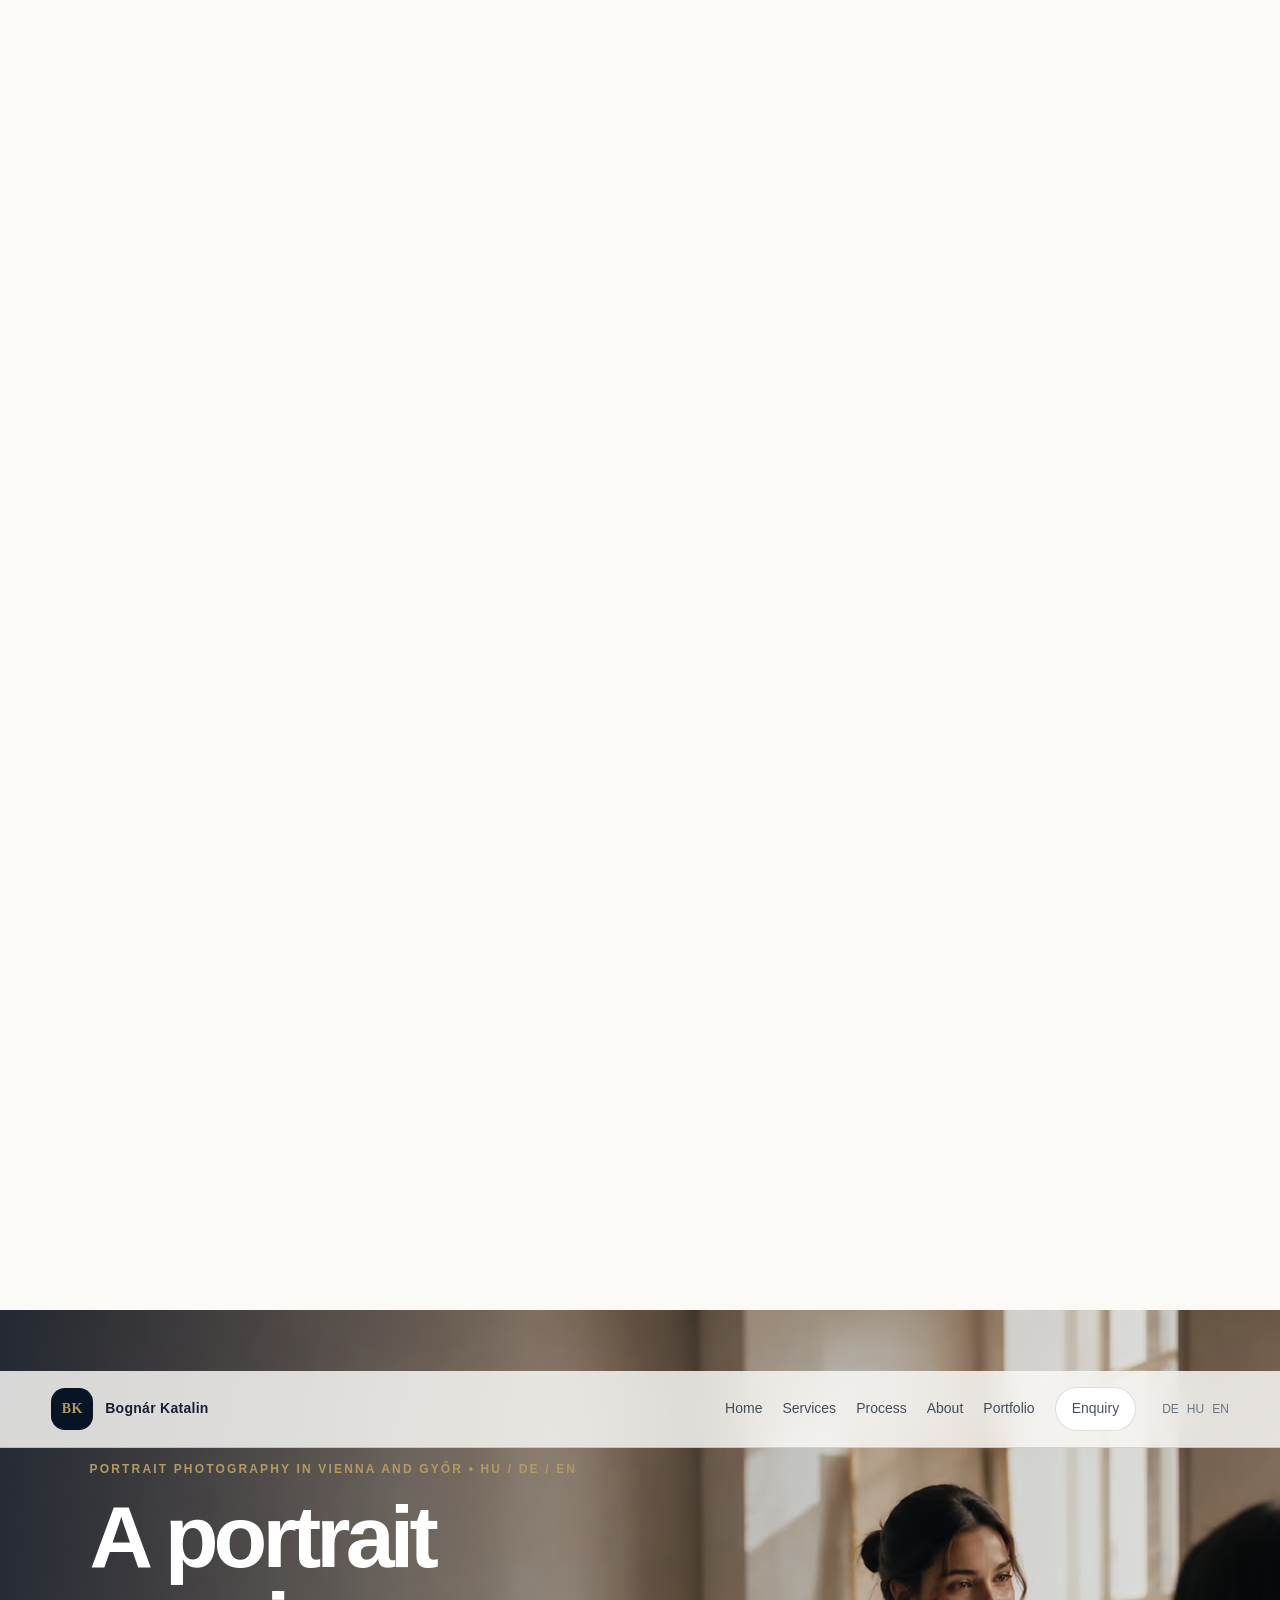
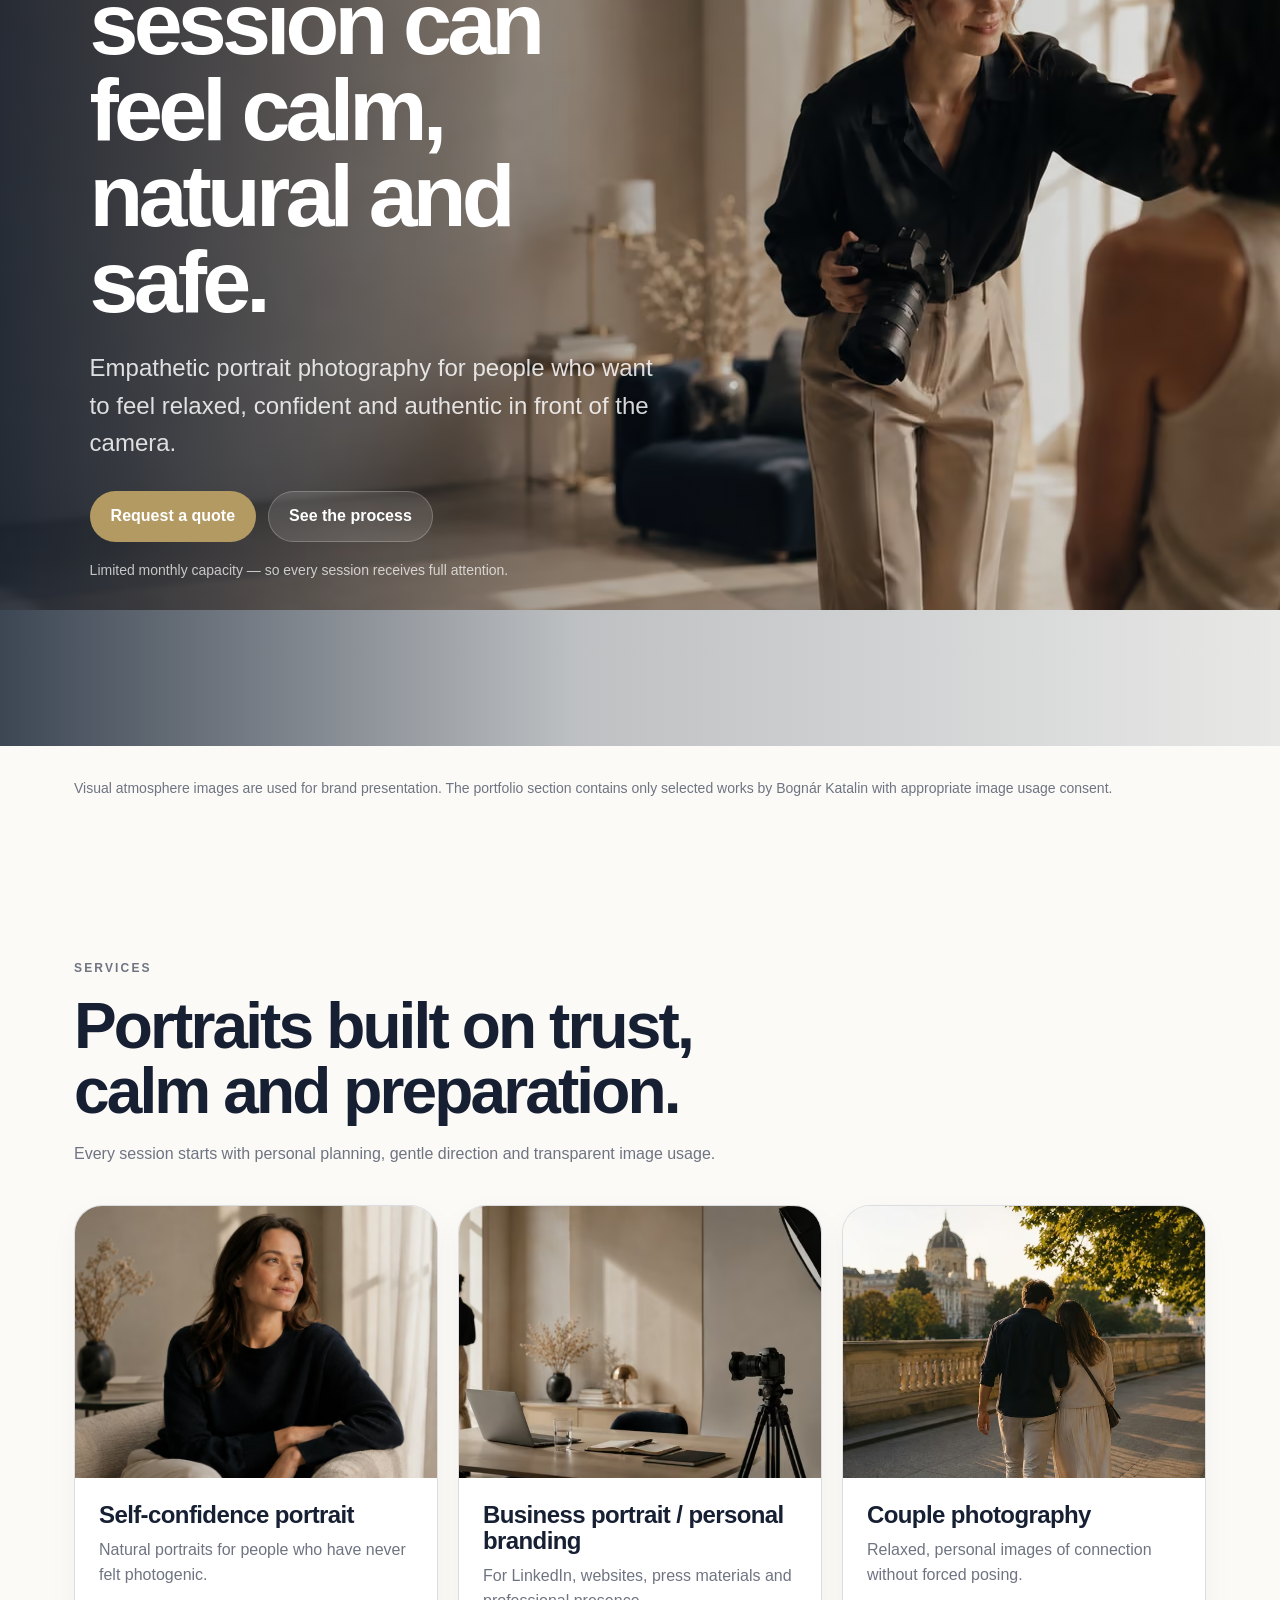
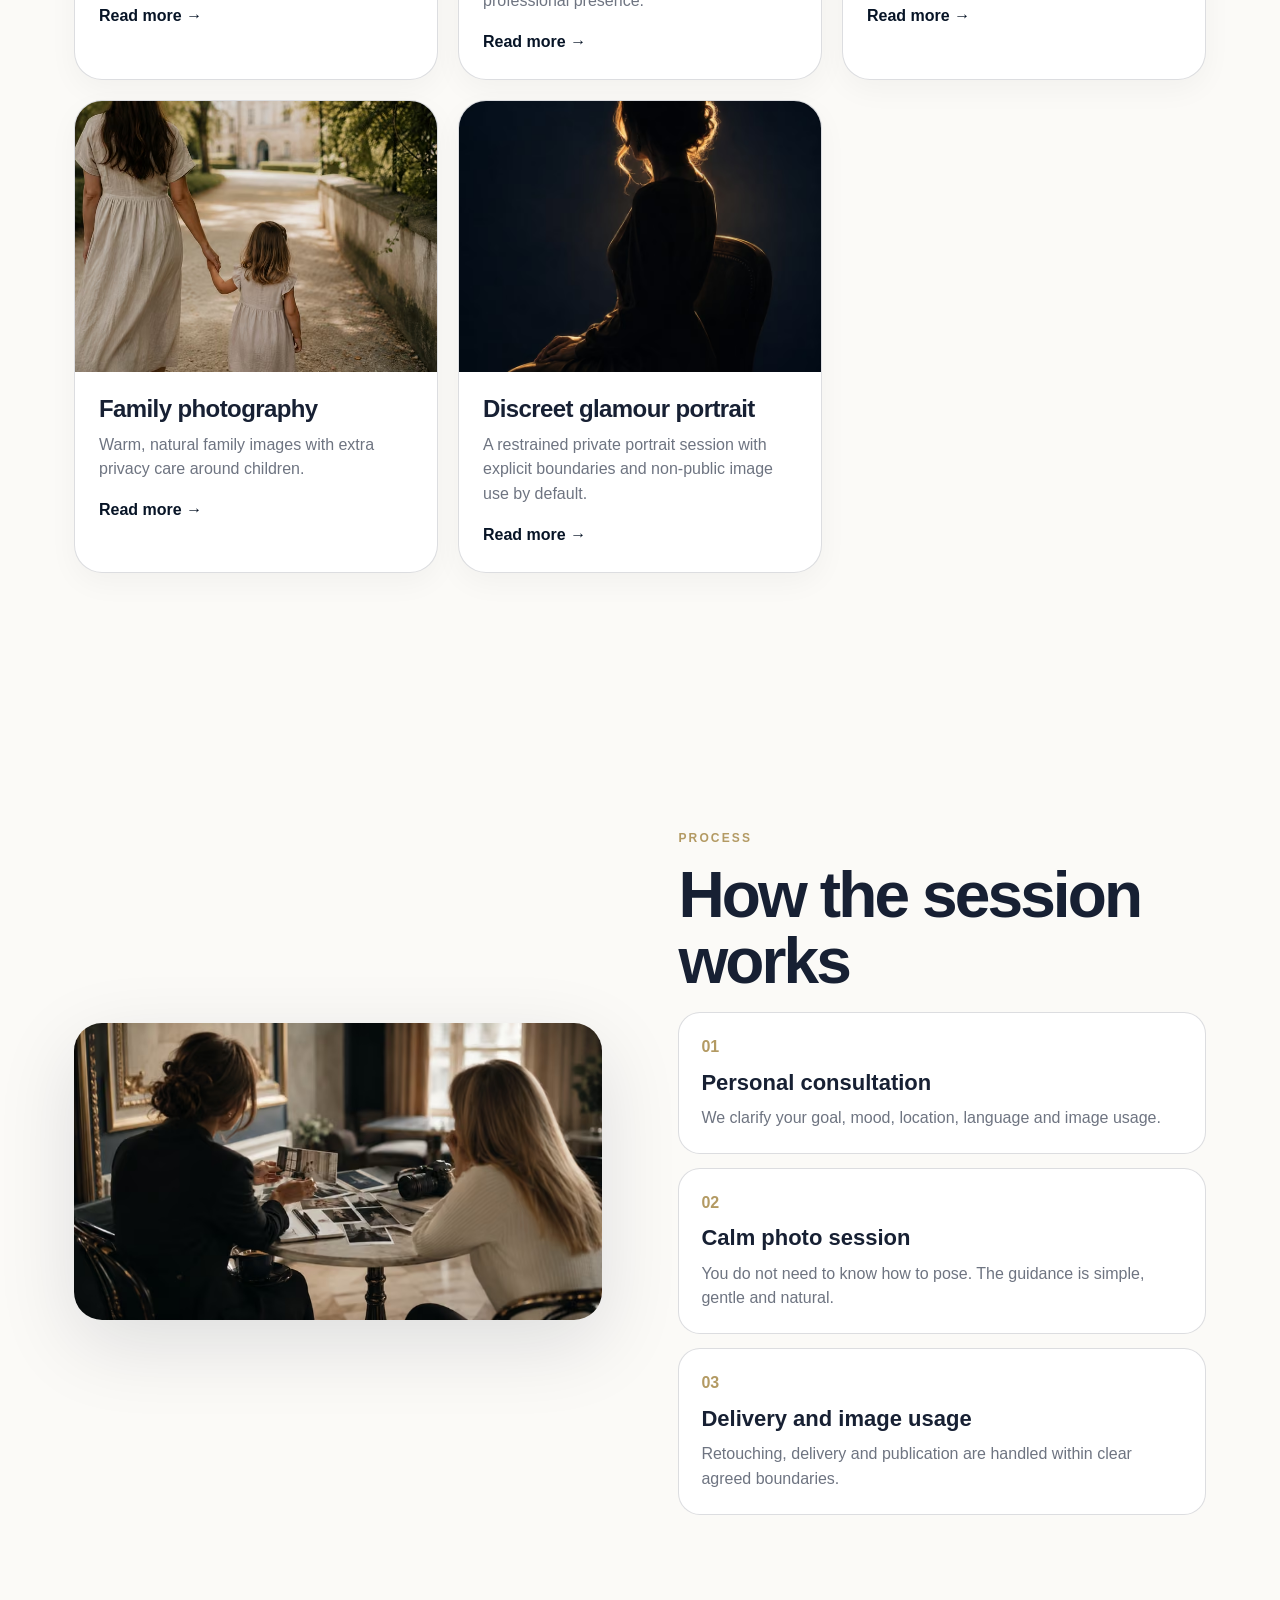
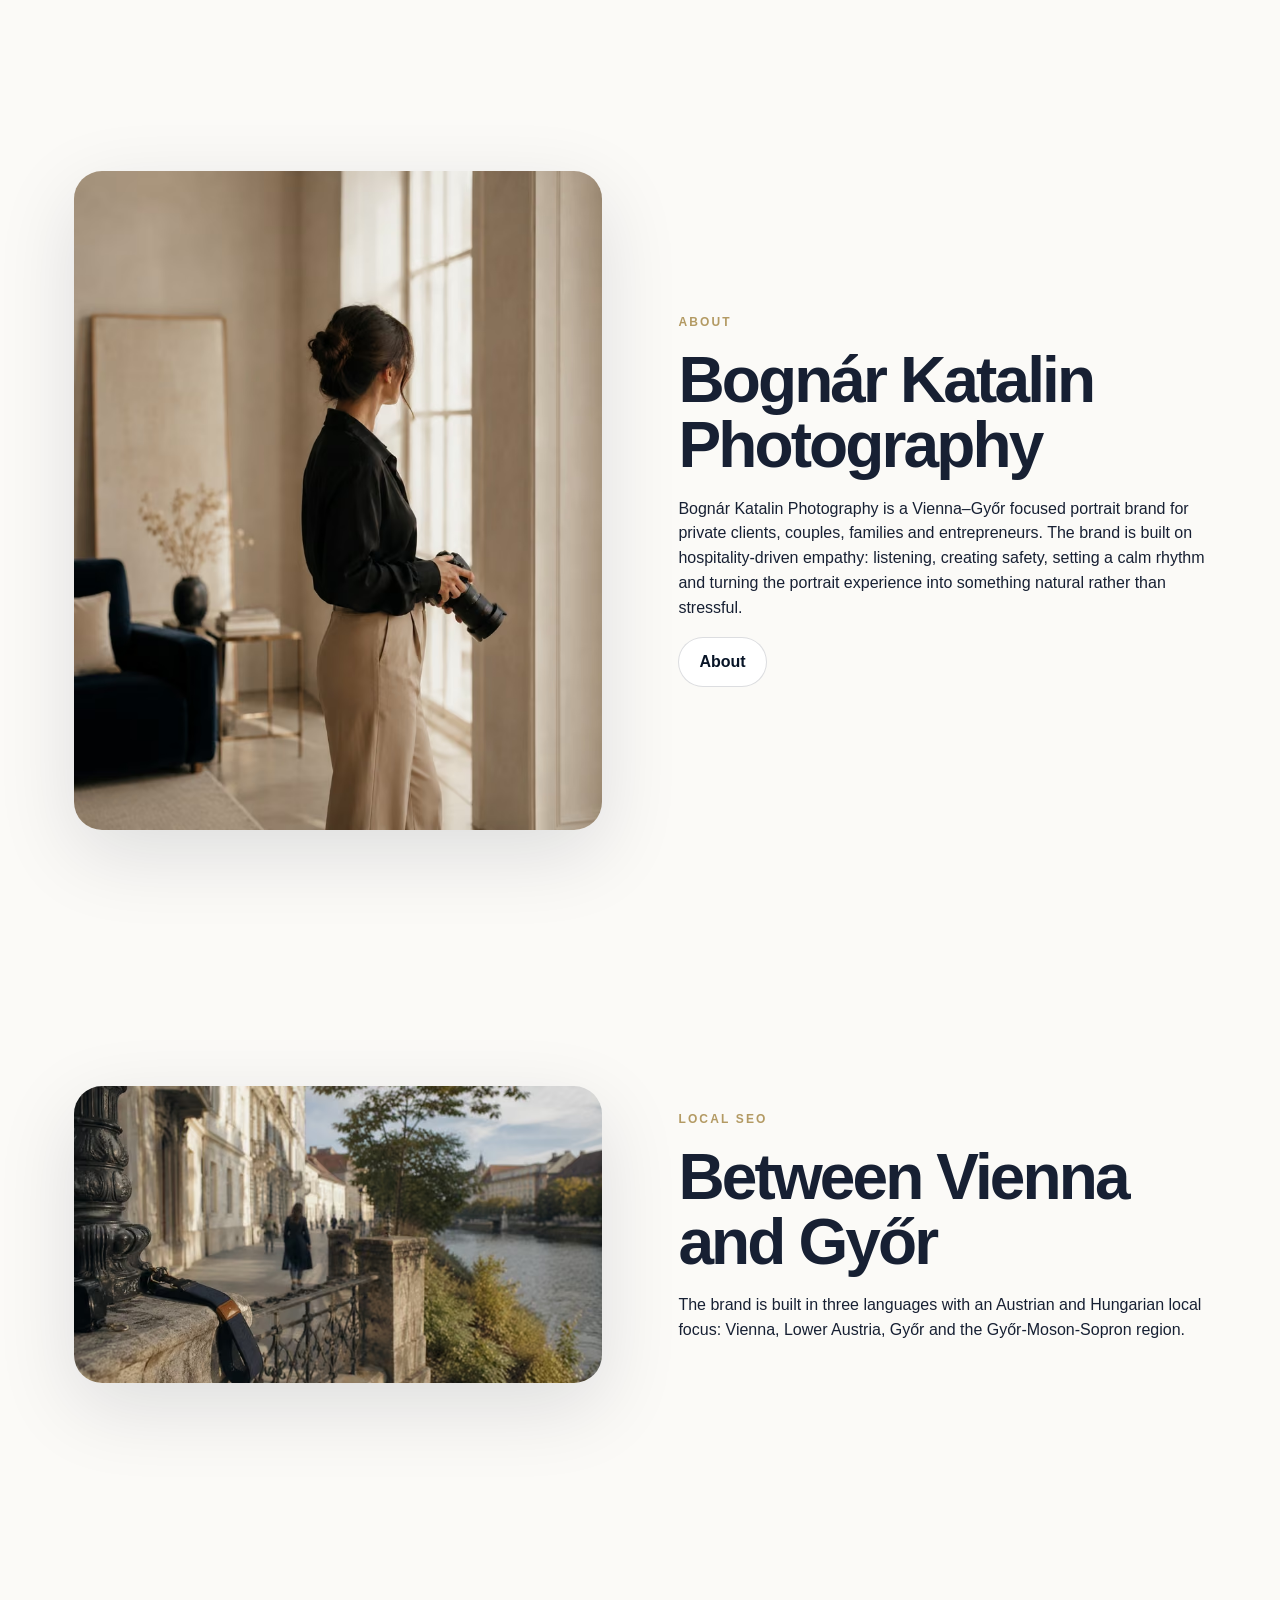
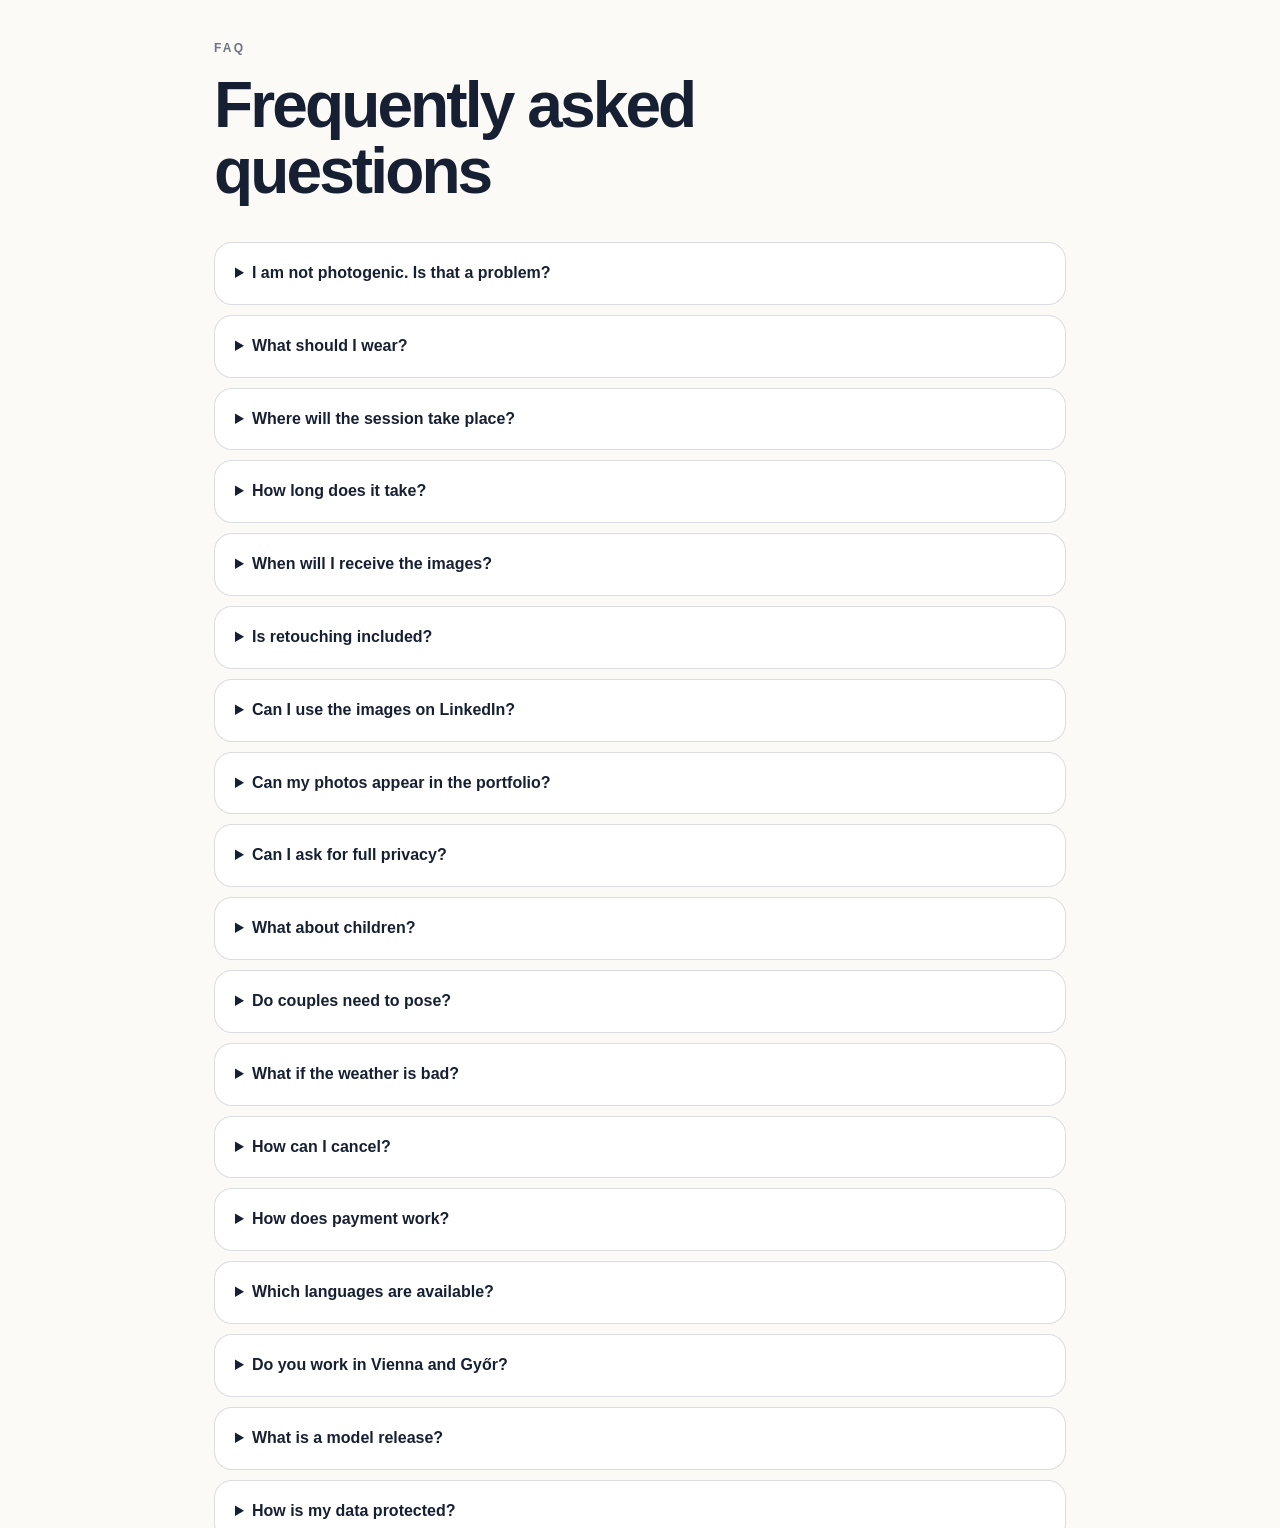
<file: index.html>
<!doctype html>
<html lang="en">
<head>
<meta charset="utf-8"><meta name="viewport" content="width=device-width, initial-scale=1">
<title>Bognár Katalin Photography | Vienna & Győr</title>
<meta name="description" content="Empathetic portrait photography in Vienna and Győr. Choose language: Deutsch, Magyar, English.">
<link rel="canonical" href="https://DOMAIN/">
<link rel="alternate" hreflang="de-AT" href="https://DOMAIN/de/">
<link rel="alternate" hreflang="hu-HU" href="https://DOMAIN/hu/">
<link rel="alternate" hreflang="en" href="https://DOMAIN/en/">
<link rel="alternate" hreflang="x-default" href="https://DOMAIN/">
<meta name="robots" content="index,follow,max-image-preview:large">
<link rel="stylesheet" href="/assets/css/styles.css"><link rel="icon" href="/assets/icons/favicon.svg" type="image/svg+xml">
<script>
(function(){try{var l=(navigator.language||'').toLowerCase();var t=l.startsWith('hu')?'/hu/':(l.startsWith('de')?'/de/':'/en/');if(!location.search.includes('stay')) setTimeout(function(){location.replace(t)},650);}catch(e){}})();
</script>
</head>
<body class="gateway"><main class="language-gateway"><div class="brand-mark">BK</div><h1>Bognár Katalin Photography</h1><p>Portrait photography in Vienna and Győr. Choose your language.</p><div class="gateway-actions"><a class="button primary" href="/de/">Deutsch</a><a class="button secondary" href="/hu/">Magyar</a><a class="button secondary" href="/en/">English</a></div></main></body></html>
</file>
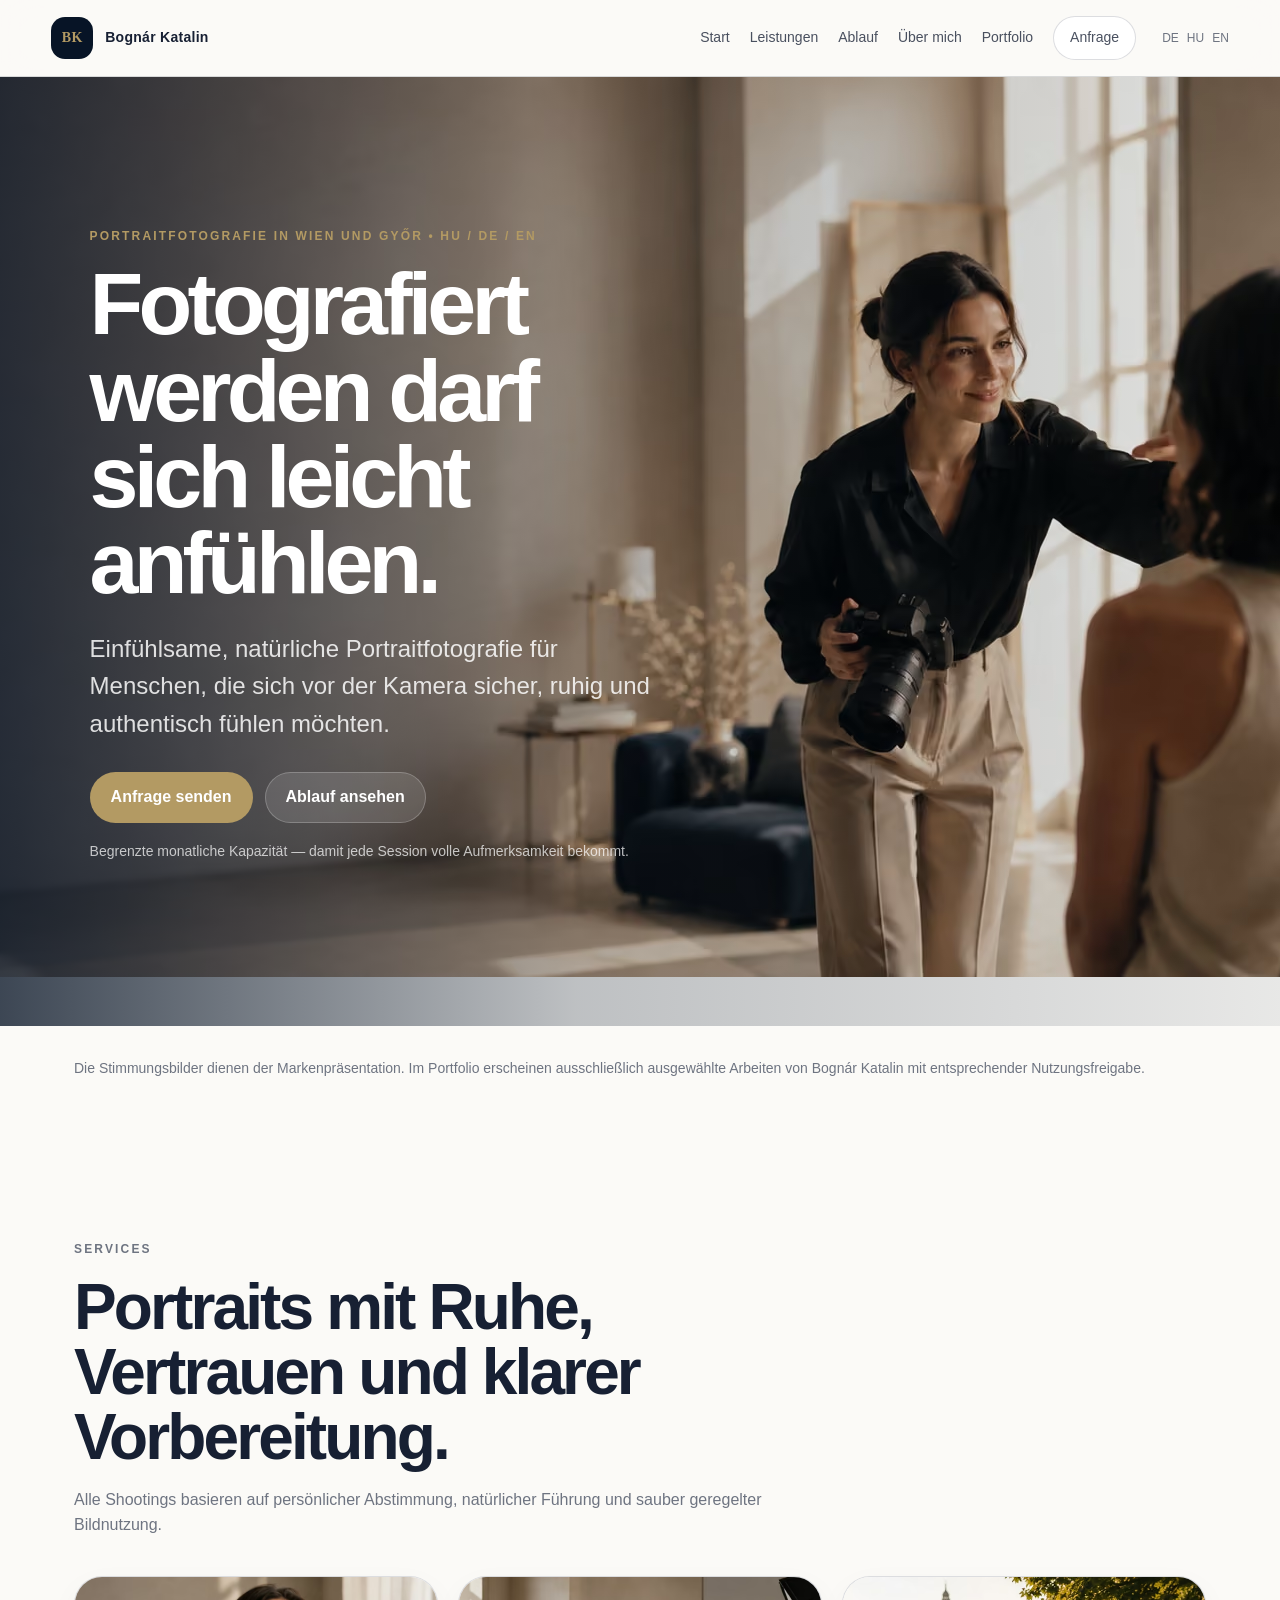
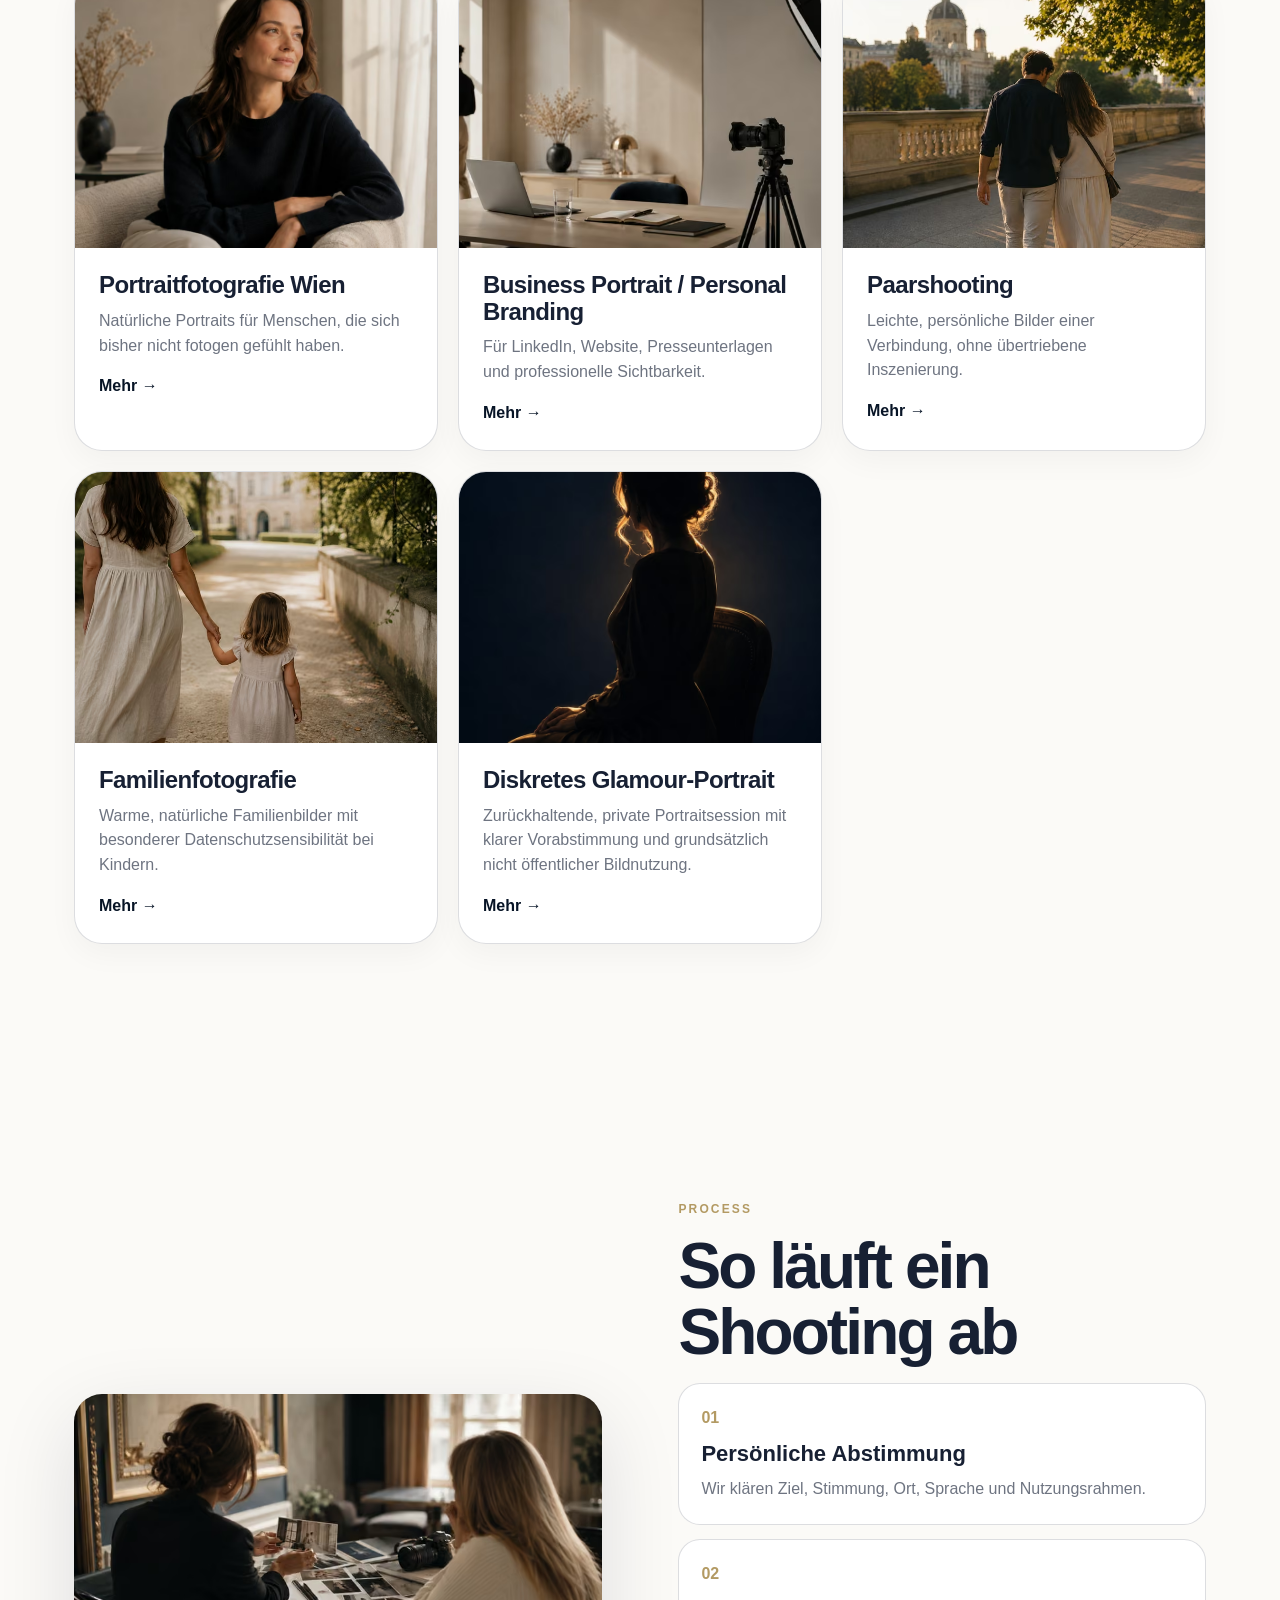
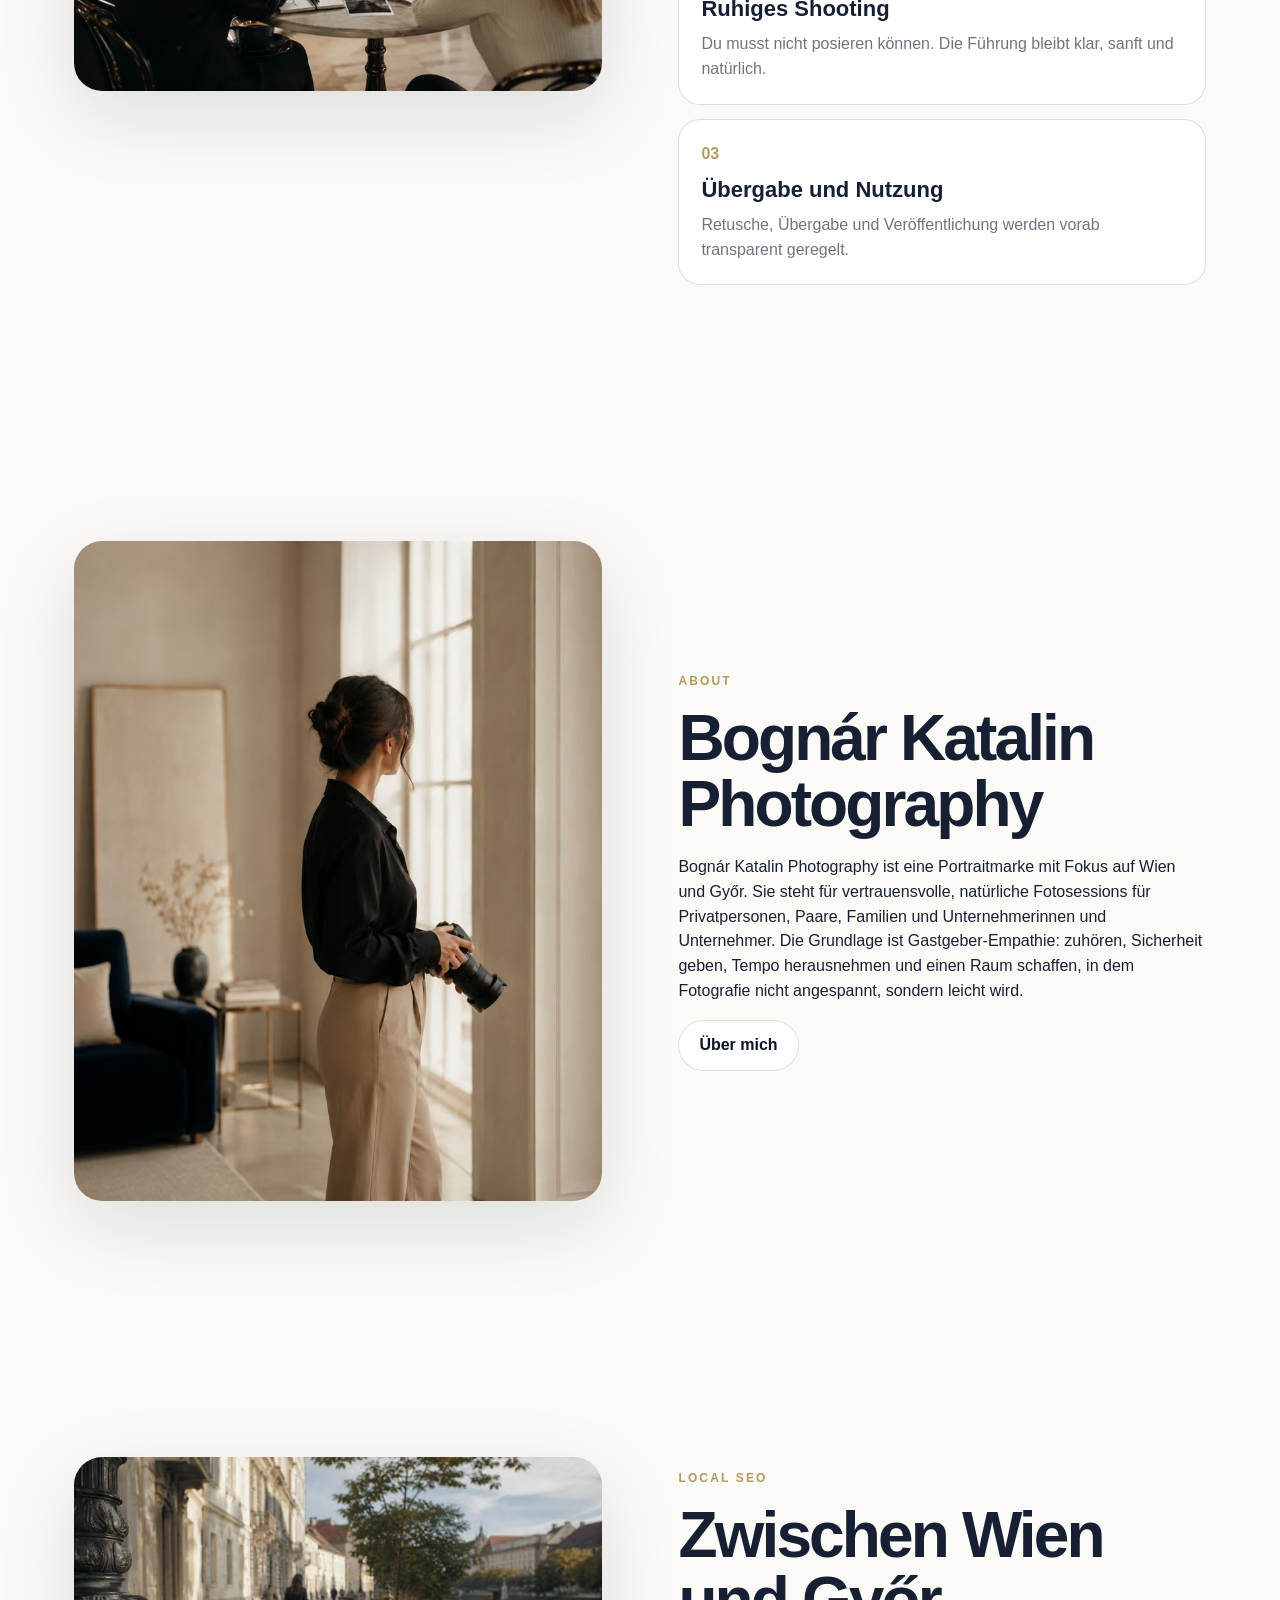
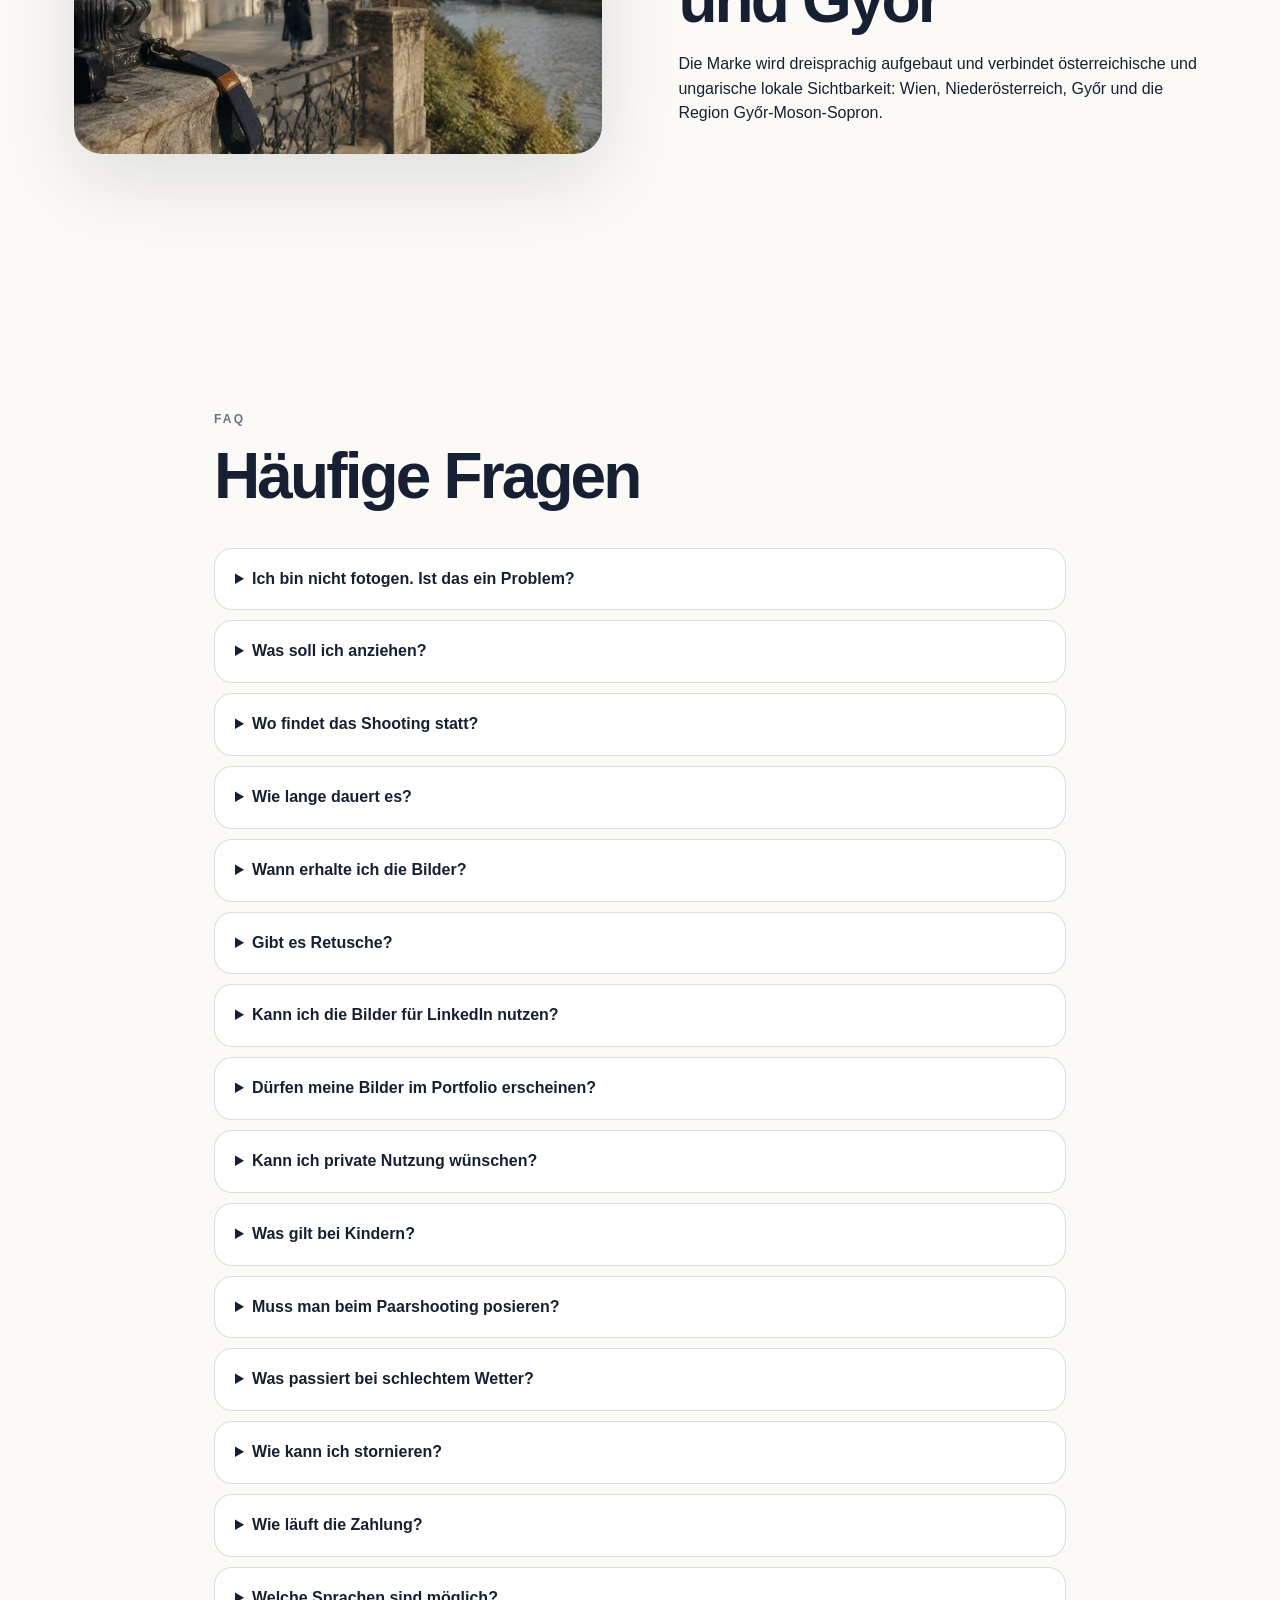
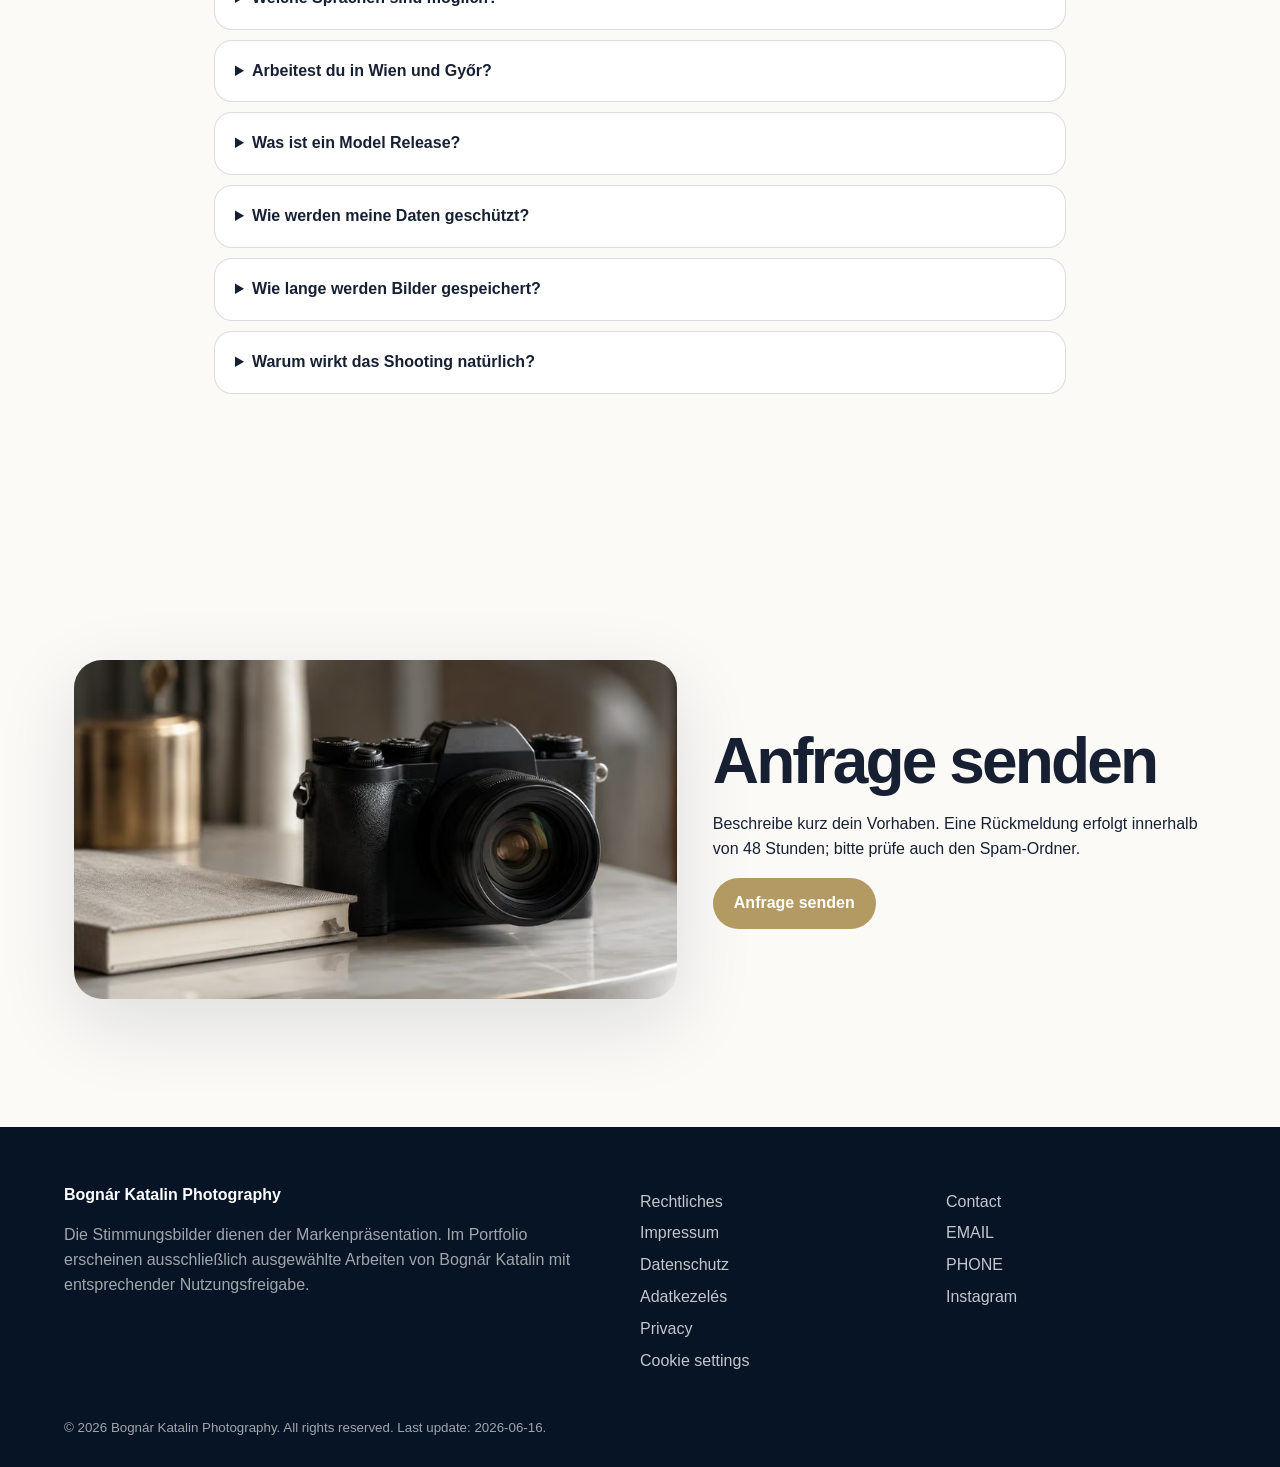
<file: de/index.html>
<!doctype html>
<html lang="de-AT">
<head>
<meta charset="utf-8">
<meta name="viewport" content="width=device-width, initial-scale=1">
<title>Bognár Katalin Photography | Portraitfotografin Wien</title>
<meta name="description" content="Einfühlsame Portraitfotografie in Wien und Győr. Natürliche Bilder in ruhiger Atmosphäre auf Deutsch, Ungarisch und Englisch.">
<meta name="robots" content="index,follow,max-image-preview:large">
<link rel="canonical" href="https://DOMAIN/de/">

<link rel="alternate" hreflang="de-AT" href="https://DOMAIN/de/">
<link rel="alternate" hreflang="hu-HU" href="https://DOMAIN/hu/">
<link rel="alternate" hreflang="en" href="https://DOMAIN/en/">
<link rel="alternate" hreflang="x-default" href="https://DOMAIN/">
<link rel="preload" as="image" href="/assets/img/hero/bognar-katalin-portrait-photography-vienna-gyor-hero-1600.webp" imagesrcset="/assets/img/hero/bognar-katalin-portrait-photography-vienna-gyor-hero-800.webp 800w, /assets/img/hero/bognar-katalin-portrait-photography-vienna-gyor-hero-1600.webp 1600w" imagesizes="100vw">
<meta property="og:title" content="Bognár Katalin Photography | Portraitfotografin Wien">
<meta property="og:description" content="Einfühlsame Portraitfotografie in Wien und Győr. Natürliche Bilder in ruhiger Atmosphäre auf Deutsch, Ungarisch und Englisch.">
<meta property="og:image" content="https://DOMAIN/assets/img/social/og-bognar-katalin-photography-vienna-gyor-1200x630.webp">
<meta property="og:type" content="website">
<meta property="og:locale" content="de_AT">
<meta property="og:locale:alternate" content="hu_HU">
<meta property="og:locale:alternate" content="de_AT">
<meta property="og:locale:alternate" content="en_US">
<meta name="twitter:card" content="summary_large_image">
<meta name="theme-color" content="#071426">
<link rel="icon" href="/assets/icons/favicon.svg" type="image/svg+xml">
<link rel="apple-touch-icon" href="/assets/icons/icon-180.png">
<link rel="manifest" href="/site.webmanifest">
<link rel="stylesheet" href="/assets/css/styles.css">
<script type="application/ld+json">{
  "@context": "https://schema.org",
  "@graph": [
    {
      "@type": "Person",
      "@id": "https://DOMAIN/#person",
      "name": "Bognár Katalin",
      "alternateName": "KataBognár Photography",
      "jobTitle": "Portrait photographer",
      "description": "Bognár Katalin is a Vienna and Győr focused portrait photographer creating natural portraits in a calm, trusted atmosphere.",
      "knowsLanguage": [
        "hu",
        "de",
        "en"
      ],
      "url": "https://DOMAIN/",
      "sameAs": [
        "INSTAGRAM_URL",
        "FACEBOOK_URL",
        "LINKEDIN_URL",
        "GOOGLE_BUSINESS_URL"
      ]
    },
    {
      "@type": [
        "LocalBusiness",
        "ProfessionalService"
      ],
      "@id": "https://DOMAIN/#business",
      "name": "Bognár Katalin Photography",
      "url": "https://DOMAIN/",
      "image": "https://DOMAIN/assets/img/social/og-bognar-katalin-photography-vienna-gyor-1200x630.webp",
      "description": "Empathetic portrait photography in Vienna and Győr for private clients, couples, families and entrepreneurs.",
      "address": {
        "@type": "PostalAddress",
        "streetAddress": "ADDRESS",
        "addressLocality": "Wien / Győr",
        "addressCountry": "AT / HU"
      },
      "email": "EMAIL",
      "telephone": "PHONE",
      "areaServed": [
        "Wien",
        "Niederösterreich",
        "Győr",
        "Győr-Moson-Sopron"
      ],
      "priceRange": "PRICE_RANGE_PLACEHOLDER",
      "founder": {
        "@id": "https://DOMAIN/#person"
      },
      "sameAs": [
        "INSTAGRAM_URL",
        "FACEBOOK_URL",
        "LINKEDIN_URL",
        "GOOGLE_BUSINESS_URL"
      ]
    },
    {
      "@type": "WebSite",
      "@id": "https://DOMAIN/#website",
      "url": "https://DOMAIN/",
      "name": "Bognár Katalin Photography",
      "inLanguage": [
        "de-AT",
        "hu-HU",
        "en"
      ],
      "publisher": {
        "@id": "https://DOMAIN/#business"
      }
    },
    {
      "@type": "WebPage",
      "@id": "https://DOMAIN/de/#webpage",
      "url": "https://DOMAIN/de/",
      "name": "Bognár Katalin Photography | Portraitfotografin Wien",
      "description": "Einfühlsame Portraitfotografie in Wien und Győr. Natürliche Bilder in ruhiger Atmosphäre auf Deutsch, Ungarisch und Englisch.",
      "isPartOf": {
        "@id": "https://DOMAIN/#website"
      },
      "primaryImageOfPage": {
        "@id": "https://DOMAIN/#primaryimage"
      },
      "breadcrumb": {
        "@id": "https://DOMAIN/de/#breadcrumb"
      }
    },
    {
      "@type": "ImageObject",
      "@id": "https://DOMAIN/#primaryimage",
      "contentUrl": "https://DOMAIN/assets/img/hero/bognar-katalin-portrait-photography-vienna-gyor-hero-1600.webp",
      "thumbnailUrl": "https://DOMAIN/assets/img/hero/bognar-katalin-portrait-photography-vienna-gyor-hero-800.webp",
      "caption": "Visual atmosphere image for Bognár Katalin Photography. Portfolio images are published only with appropriate usage consent.",
      "representativeOfPage": true
    },
    {
      "@type": "OfferCatalog",
      "@id": "https://DOMAIN/#offers",
      "name": "Portrait photography services",
      "itemListElement": [
        {
          "@type": "Offer",
          "itemOffered": {
            "@type": "Service",
            "name": "Self-confidence portrait",
            "provider": {
              "@id": "https://DOMAIN/#business"
            }
          }
        },
        {
          "@type": "Offer",
          "itemOffered": {
            "@type": "Service",
            "name": "Business portrait / personal branding",
            "provider": {
              "@id": "https://DOMAIN/#business"
            }
          }
        },
        {
          "@type": "Offer",
          "itemOffered": {
            "@type": "Service",
            "name": "Couple photography",
            "provider": {
              "@id": "https://DOMAIN/#business"
            }
          }
        },
        {
          "@type": "Offer",
          "itemOffered": {
            "@type": "Service",
            "name": "Family photography",
            "provider": {
              "@id": "https://DOMAIN/#business"
            }
          }
        },
        {
          "@type": "Offer",
          "itemOffered": {
            "@type": "Service",
            "name": "Discreet glamour portrait",
            "provider": {
              "@id": "https://DOMAIN/#business"
            }
          }
        }
      ]
    },
    {
      "@type": "BreadcrumbList",
      "@id": "https://DOMAIN/de/#breadcrumb",
      "itemListElement": [
        {
          "@type": "ListItem",
          "position": 1,
          "name": "Home",
          "item": "https://DOMAIN/de/"
        }
      ]
    },
    {
      "@type": "FAQPage",
      "@id": "https://DOMAIN/de/#faq",
      "mainEntity": [
        {
          "@type": "Question",
          "name": "Ich bin nicht fotogen. Ist das ein Problem?",
          "acceptedAnswer": {
            "@type": "Answer",
            "text": "Nein. Genau dafür ist die Session da: mit Ruhe, Sicherheit und sanfter Führung natürliche Präsenz zu finden."
          }
        },
        {
          "@type": "Question",
          "name": "Was soll ich anziehen?",
          "acceptedAnswer": {
            "@type": "Answer",
            "text": "Kleidung, in der du dich wohlfühlst. Ruhige Farben und klare Schnitte wirken meist besser als starke Muster."
          }
        },
        {
          "@type": "Question",
          "name": "Wo findet das Shooting statt?",
          "acceptedAnswer": {
            "@type": "Answer",
            "text": "In Wien, Győr oder an einem abgestimmten Ort. Licht, Ziel und Komfort entscheiden."
          }
        },
        {
          "@type": "Question",
          "name": "Wie lange dauert es?",
          "acceptedAnswer": {
            "@type": "Answer",
            "text": "Das hängt vom Ziel und Umfang ab. Wichtig ist ein ruhiger Ablauf, kein Zeitdruck."
          }
        },
        {
          "@type": "Question",
          "name": "Wann erhalte ich die Bilder?",
          "acceptedAnswer": {
            "@type": "Answer",
            "text": "Der Lieferzeitpunkt wird im Angebot festgelegt."
          }
        },
        {
          "@type": "Question",
          "name": "Gibt es Retusche?",
          "acceptedAnswer": {
            "@type": "Answer",
            "text": "Ja, auf Wunsch natürliche Retusche ohne die Person zu verändern."
          }
        },
        {
          "@type": "Question",
          "name": "Kann ich die Bilder für LinkedIn nutzen?",
          "acceptedAnswer": {
            "@type": "Answer",
            "text": "Ja, Business-Portraits sind für LinkedIn, Websites und professionelle Profile gedacht."
          }
        },
        {
          "@type": "Question",
          "name": "Dürfen meine Bilder im Portfolio erscheinen?",
          "acceptedAnswer": {
            "@type": "Answer",
            "text": "Nur mit separater schriftlicher Einwilligung."
          }
        }
      ]
    }
  ]
}</script>
</head><body>
<header class="site-header">
  <a class="brand" href="/de/" aria-label="Bognár Katalin Photography home"><span>BK</span><strong>Bognár Katalin</strong></a>
  <button class="nav-toggle" aria-label="Menu" aria-expanded="false"><span></span><span></span></button>
  <nav class="main-nav" aria-label="Main navigation">
    <a href="/de/">Start</a>
    <a href="/de/#services">Leistungen</a>
    <a href="/de/#process">Ablauf</a>
    <a href="/de/ueber-mich/">Über mich</a>
    <a href="/de/portfolio/">Portfolio</a>
    <a class="nav-cta" href="/de/anfrage/">Anfrage</a>
    <span class="lang-switch"><a href="/de/">DE</a><a href="/hu/">HU</a><a href="/en/">EN</a></span>
  </nav>
</header>
<main>

<section class="hero" id="top">
  <div class="hero-media"><picture class="hero-picture">
  <source type="image/avif" srcset="/assets/img/hero/bognar-katalin-portrait-photography-vienna-gyor-hero-800.avif 800w, /assets/img/hero/bognar-katalin-portrait-photography-vienna-gyor-hero-1200.avif 1200w, /assets/img/hero/bognar-katalin-portrait-photography-vienna-gyor-hero-1600.avif 1600w, /assets/img/hero/bognar-katalin-portrait-photography-vienna-gyor-hero-2400.avif 2400w" sizes="100vw">
  <source type="image/webp" srcset="/assets/img/hero/bognar-katalin-portrait-photography-vienna-gyor-hero-800.webp 800w, /assets/img/hero/bognar-katalin-portrait-photography-vienna-gyor-hero-1200.webp 1200w, /assets/img/hero/bognar-katalin-portrait-photography-vienna-gyor-hero-1600.webp 1600w, /assets/img/hero/bognar-katalin-portrait-photography-vienna-gyor-hero-2400.webp 2400w" sizes="100vw">
  <img src="/assets/img/hero/bognar-katalin-portrait-photography-vienna-gyor-hero-2400.webp" alt="Bognár Katalin Photography premium portrait session in Vienna and Győr with a calm and trusted atmosphere" width="2400" height="1351" decoding="async" fetchpriority="high">
</picture></div>
  <div class="hero-content"><p class="kicker">Portraitfotografie in Wien und Győr • HU / DE / EN</p><h1>Fotografiert werden darf sich leicht anfühlen.</h1><p class="lead">Einfühlsame, natürliche Portraitfotografie für Menschen, die sich vor der Kamera sicher, ruhig und authentisch fühlen möchten.</p><div class="hero-actions"><a class="button primary" href="/de/anfrage/">Anfrage senden</a><a class="button secondary" href="#process">Ablauf ansehen</a></div><p class="trust-line">Begrenzte monatliche Kapazität — damit jede Session volle Aufmerksamkeit bekommt.</p></div>
</section>
<section class="intro strip"><p>Die Stimmungsbilder dienen der Markenpräsentation. Im Portfolio erscheinen ausschließlich ausgewählte Arbeiten von Bognár Katalin mit entsprechender Nutzungsfreigabe.</p></section>
<section class="section" id="services"><div class="section-head"><p class="kicker">Services</p><h2>Portraits mit Ruhe, Vertrauen und klarer Vorbereitung.</h2><p>Alle Shootings basieren auf persönlicher Abstimmung, natürlicher Führung und sauber geregelter Bildnutzung.</p></div><div class="service-grid"><article class="service-card">
          <a href="/de/portraitfotografie-wien/"><picture class="card-image">
  <source type="image/avif" srcset="/assets/img/services/self-confidence-portrait-vienna-gyor-800.avif 800w, /assets/img/services/self-confidence-portrait-vienna-gyor-1200.avif 1200w" sizes="(max-width: 800px) 100vw, 33vw">
  <source type="image/webp" srcset="/assets/img/services/self-confidence-portrait-vienna-gyor-800.webp 800w, /assets/img/services/self-confidence-portrait-vienna-gyor-1200.webp 1200w" sizes="(max-width: 800px) 100vw, 33vw">
  <img src="/assets/img/services/self-confidence-portrait-vienna-gyor-800.webp" alt="Selbstbewusstes Portraitshooting in natürlichem Licht in Wien und Győr" width="800" height="1000" decoding="async" loading="lazy">
</picture></a>
          <div><h3>Portraitfotografie Wien</h3><p>Natürliche Portraits für Menschen, die sich bisher nicht fotogen gefühlt haben.</p><a class="text-link" href="/de/portraitfotografie-wien/">Mehr →</a></div>
        </article><article class="service-card">
          <a href="/de/business-portrait/"><picture class="card-image">
  <source type="image/avif" srcset="/assets/img/services/business-portrait-personal-branding-vienna-800.avif 800w, /assets/img/services/business-portrait-personal-branding-vienna-1200.avif 1200w" sizes="(max-width: 800px) 100vw, 33vw">
  <source type="image/webp" srcset="/assets/img/services/business-portrait-personal-branding-vienna-800.webp 800w, /assets/img/services/business-portrait-personal-branding-vienna-1200.webp 1200w" sizes="(max-width: 800px) 100vw, 33vw">
  <img src="/assets/img/services/business-portrait-personal-branding-vienna-800.webp" alt="Business Portrait und Personal Branding Fotografie in Wien für Unternehmer und Fachleute" width="800" height="450" decoding="async" loading="lazy">
</picture></a>
          <div><h3>Business Portrait / Personal Branding</h3><p>Für LinkedIn, Website, Presseunterlagen und professionelle Sichtbarkeit.</p><a class="text-link" href="/de/business-portrait/">Mehr →</a></div>
        </article><article class="service-card">
          <a href="/de/paarshooting/"><picture class="card-image">
  <source type="image/avif" srcset="/assets/img/services/couple-photography-vienna-gyor-800.avif 800w, /assets/img/services/couple-photography-vienna-gyor-1200.avif 1200w" sizes="(max-width: 800px) 100vw, 33vw">
  <source type="image/webp" srcset="/assets/img/services/couple-photography-vienna-gyor-800.webp 800w, /assets/img/services/couple-photography-vienna-gyor-1200.webp 1200w" sizes="(max-width: 800px) 100vw, 33vw">
  <img src="/assets/img/services/couple-photography-vienna-gyor-800.webp" alt="Natürliches Paarshooting in Wien und Győr in entspannter Outdoor-Atmosphäre" width="800" height="533" decoding="async" loading="lazy">
</picture></a>
          <div><h3>Paarshooting</h3><p>Leichte, persönliche Bilder einer Verbindung, ohne übertriebene Inszenierung.</p><a class="text-link" href="/de/paarshooting/">Mehr →</a></div>
        </article><article class="service-card">
          <a href="/de/familienfotografie/"><picture class="card-image">
  <source type="image/avif" srcset="/assets/img/services/family-photography-privacy-safe-800.avif 800w, /assets/img/services/family-photography-privacy-safe-1200.avif 1200w" sizes="(max-width: 800px) 100vw, 33vw">
  <source type="image/webp" srcset="/assets/img/services/family-photography-privacy-safe-800.webp 800w, /assets/img/services/family-photography-privacy-safe-1200.webp 1200w" sizes="(max-width: 800px) 100vw, 33vw">
  <img src="/assets/img/services/family-photography-privacy-safe-800.webp" alt="Familienfotografie in natürlicher Atmosphäre mit datenschutzbewusster Darstellung" width="800" height="533" decoding="async" loading="lazy">
</picture></a>
          <div><h3>Familienfotografie</h3><p>Warme, natürliche Familienbilder mit besonderer Datenschutzsensibilität bei Kindern.</p><a class="text-link" href="/de/familienfotografie/">Mehr →</a></div>
        </article><article class="service-card">
          <a href="/de/diskretes-glamour-portrait/"><picture class="card-image">
  <source type="image/avif" srcset="/assets/img/services/discreet-glamour-portrait-private-session-800.avif 800w, /assets/img/services/discreet-glamour-portrait-private-session-1200.avif 1200w" sizes="(max-width: 800px) 100vw, 33vw">
  <source type="image/webp" srcset="/assets/img/services/discreet-glamour-portrait-private-session-800.webp 800w, /assets/img/services/discreet-glamour-portrait-private-session-1200.webp 1200w" sizes="(max-width: 800px) 100vw, 33vw">
  <img src="/assets/img/services/discreet-glamour-portrait-private-session-800.webp" alt="Diskretes Glamour-Portraitshooting in eleganter, vertrauensvoller und zurückhaltender Studioatmosphäre" width="800" height="1000" decoding="async" loading="lazy">
</picture></a>
          <div><h3>Diskretes Glamour-Portrait</h3><p>Zurückhaltende, private Portraitsession mit klarer Vorabstimmung und grundsätzlich nicht öffentlicher Bildnutzung.</p><a class="text-link" href="/de/diskretes-glamour-portrait/">Mehr →</a></div>
        </article></div></section>
<section class="section split" id="process"><div><picture class="rounded-img">
  <source type="image/avif" srcset="/assets/img/process/portrait-photography-consultation-moodboard-800.avif 800w, /assets/img/process/portrait-photography-consultation-moodboard-1200.avif 1200w" sizes="(max-width: 800px) 100vw, 50vw">
  <source type="image/webp" srcset="/assets/img/process/portrait-photography-consultation-moodboard-800.webp 800w, /assets/img/process/portrait-photography-consultation-moodboard-1200.webp 1200w" sizes="(max-width: 800px) 100vw, 50vw">
  <img src="/assets/img/process/portrait-photography-consultation-moodboard-800.webp" alt="Beratung vor dem Fotoshooting mit Moodboard, Kamera und persönlicher Abstimmung" width="800" height="450" decoding="async" loading="lazy">
</picture></div><div><p class="kicker">Process</p><h2>So läuft ein Shooting ab</h2><div class="steps"><article><span>01</span><h3>Persönliche Abstimmung</h3><p>Wir klären Ziel, Stimmung, Ort, Sprache und Nutzungsrahmen.</p></article><article><span>02</span><h3>Ruhiges Shooting</h3><p>Du musst nicht posieren können. Die Führung bleibt klar, sanft und natürlich.</p></article><article><span>03</span><h3>Übergabe und Nutzung</h3><p>Retusche, Übergabe und Veröffentlichung werden vorab transparent geregelt.</p></article></div></div></section>
<section class="section split reverse"><div><p class="kicker">About</p><h2>Bognár Katalin Photography</h2><p>Bognár Katalin Photography ist eine Portraitmarke mit Fokus auf Wien und Győr. Sie steht für vertrauensvolle, natürliche Fotosessions für Privatpersonen, Paare, Familien und Unternehmerinnen und Unternehmer. Die Grundlage ist Gastgeber-Empathie: zuhören, Sicherheit geben, Tempo herausnehmen und einen Raum schaffen, in dem Fotografie nicht angespannt, sondern leicht wird.</p><a class="button secondary" href="/de/ueber-mich/">Über mich</a></div><div><picture class="rounded-img">
  <source type="image/avif" srcset="/assets/img/about/portrait-photographer-about-natural-light-800.avif 800w, /assets/img/about/portrait-photographer-about-natural-light-1200.avif 1200w" sizes="(max-width: 800px) 100vw, 50vw">
  <source type="image/webp" srcset="/assets/img/about/portrait-photographer-about-natural-light-800.webp 800w, /assets/img/about/portrait-photographer-about-natural-light-1200.webp 1200w" sizes="(max-width: 800px) 100vw, 50vw">
  <img src="/assets/img/about/portrait-photographer-about-natural-light-800.webp" alt="Portraitfotografin bei der Arbeit in natürlichem Licht, ruhige und vertrauensvolle Atmosphäre" width="800" height="1000" decoding="async" loading="lazy">
</picture></div></section>
<section class="section split local"><div><picture class="rounded-img">
  <source type="image/avif" srcset="/assets/img/local/vienna-gyor-photography-brand-atmosphere-800.avif 800w, /assets/img/local/vienna-gyor-photography-brand-atmosphere-1200.avif 1200w, /assets/img/local/vienna-gyor-photography-brand-atmosphere-1600.avif 1600w" sizes="(max-width: 800px) 100vw, 50vw">
  <source type="image/webp" srcset="/assets/img/local/vienna-gyor-photography-brand-atmosphere-800.webp 800w, /assets/img/local/vienna-gyor-photography-brand-atmosphere-1200.webp 1200w, /assets/img/local/vienna-gyor-photography-brand-atmosphere-1600.webp 1600w" sizes="(max-width: 800px) 100vw, 50vw">
  <img src="/assets/img/local/vienna-gyor-photography-brand-atmosphere-800.webp" alt="Premium Fotografie-Markenwelt zwischen Wien und Győr" width="800" height="450" decoding="async" loading="lazy">
</picture></div><div><p class="kicker">Local SEO</p><h2>Zwischen Wien und Győr</h2><p>Die Marke wird dreisprachig aufgebaut und verbindet österreichische und ungarische lokale Sichtbarkeit: Wien, Niederösterreich, Győr und die Region Győr-Moson-Sopron.</p></div></section>
<section class="section faq" id="faq"><div class="section-head"><p class="kicker">FAQ</p><h2>Häufige Fragen</h2></div><details><summary>Ich bin nicht fotogen. Ist das ein Problem?</summary><p>Nein. Genau dafür ist die Session da: mit Ruhe, Sicherheit und sanfter Führung natürliche Präsenz zu finden.</p></details><details><summary>Was soll ich anziehen?</summary><p>Kleidung, in der du dich wohlfühlst. Ruhige Farben und klare Schnitte wirken meist besser als starke Muster.</p></details><details><summary>Wo findet das Shooting statt?</summary><p>In Wien, Győr oder an einem abgestimmten Ort. Licht, Ziel und Komfort entscheiden.</p></details><details><summary>Wie lange dauert es?</summary><p>Das hängt vom Ziel und Umfang ab. Wichtig ist ein ruhiger Ablauf, kein Zeitdruck.</p></details><details><summary>Wann erhalte ich die Bilder?</summary><p>Der Lieferzeitpunkt wird im Angebot festgelegt.</p></details><details><summary>Gibt es Retusche?</summary><p>Ja, auf Wunsch natürliche Retusche ohne die Person zu verändern.</p></details><details><summary>Kann ich die Bilder für LinkedIn nutzen?</summary><p>Ja, Business-Portraits sind für LinkedIn, Websites und professionelle Profile gedacht.</p></details><details><summary>Dürfen meine Bilder im Portfolio erscheinen?</summary><p>Nur mit separater schriftlicher Einwilligung.</p></details><details><summary>Kann ich private Nutzung wünschen?</summary><p>Ja. Nicht-Veröffentlichung kann ausdrücklich festgehalten werden.</p></details><details><summary>Was gilt bei Kindern?</summary><p>Es braucht die Zustimmung der Erziehungsberechtigten; Veröffentlichung nur separat.</p></details><details><summary>Muss man beim Paarshooting posieren?</summary><p>Nein. Es geht um natürliche Verbindung, nicht starre Posen.</p></details><details><summary>Was passiert bei schlechtem Wetter?</summary><p>Wir vereinbaren eine Alternative oder einen Innenraum.</p></details><details><summary>Wie kann ich stornieren?</summary><p>Die Bedingungen werden im Angebot oder in den Shooting-Bedingungen geregelt.</p></details><details><summary>Wie läuft die Zahlung?</summary><p>Zahlungsart und Zeitpunkt stehen im Angebot.</p></details><details><summary>Welche Sprachen sind möglich?</summary><p>Ungarisch, Deutsch und Englisch.</p></details><details><summary>Arbeitest du in Wien und Győr?</summary><p>Der Fokus liegt auf Wien, Niederösterreich, Győr und der Region Győr-Moson-Sopron.</p></details><details><summary>Was ist ein Model Release?</summary><p>Eine schriftliche Freigabe, die Bildnutzung und Veröffentlichung regelt.</p></details><details><summary>Wie werden meine Daten geschützt?</summary><p>Kontaktdaten werden nur für Kontaktaufnahme und Angebot verarbeitet.</p></details><details><summary>Wie lange werden Bilder gespeichert?</summary><p>Die Speicherdauer sollte vertraglich oder in den Bedingungen festgelegt werden.</p></details><details><summary>Warum wirkt das Shooting natürlich?</summary><p>Durch klare Vorbereitung, ruhige Führung und keine erzwungenen Posen.</p></details></section>
<section class="section cta-visual"><div><picture class="rounded-img">
  <source type="image/avif" srcset="/assets/img/details/professional-camera-detail-premium-studio-800.avif 800w, /assets/img/details/professional-camera-detail-premium-studio-1200.avif 1200w" sizes="(max-width: 800px) 100vw, 50vw">
  <source type="image/webp" srcset="/assets/img/details/professional-camera-detail-premium-studio-800.webp 800w, /assets/img/details/professional-camera-detail-premium-studio-1200.webp 1200w" sizes="(max-width: 800px) 100vw, 50vw">
  <img src="/assets/img/details/professional-camera-detail-premium-studio-800.webp" alt="Detail einer professionellen Kamera in einer hochwertigen Portraitfotografie-Umgebung" width="800" height="450" decoding="async" loading="lazy">
</picture></div><div><h2>Anfrage senden</h2><p>Beschreibe kurz dein Vorhaben. Eine Rückmeldung erfolgt innerhalb von 48 Stunden; bitte prüfe auch den Spam-Ordner.</p><a class="button primary" href="/de/anfrage/">Anfrage senden</a></div></section>

</main>
<footer class="site-footer">
  <div class="footer-grid">
    <div>
      <strong>Bognár Katalin Photography</strong>
      <p>Die Stimmungsbilder dienen der Markenpräsentation. Im Portfolio erscheinen ausschließlich ausgewählte Arbeiten von Bognár Katalin mit entsprechender Nutzungsfreigabe.</p>
    </div>
    <div>
      <span>Rechtliches</span>
      <a href="/legal/impressum.html">Impressum</a>
      <a href="/legal/datenschutz.html">Datenschutz</a>
      <a href="/legal/adatkezeles.html">Adatkezelés</a>
      <a href="/legal/privacy.html">Privacy</a>
      <a href="/legal/cookies.html">Cookie settings</a>
    </div>
    <div>
      <span>Contact</span>
      <a href="mailto:EMAIL">EMAIL</a>
      <a href="tel:PHONE">PHONE</a>
      <a href="INSTAGRAM_URL" rel="me noopener">Instagram</a>
    </div>
  </div>
  <small>© 2026 Bognár Katalin Photography. All rights reserved. Last update: 2026-06-16.</small>
</footer>
<script src="/assets/js/main.js" defer></script>
<script src="/assets/js/consent.js" defer></script>
</body>
</html>
</file>
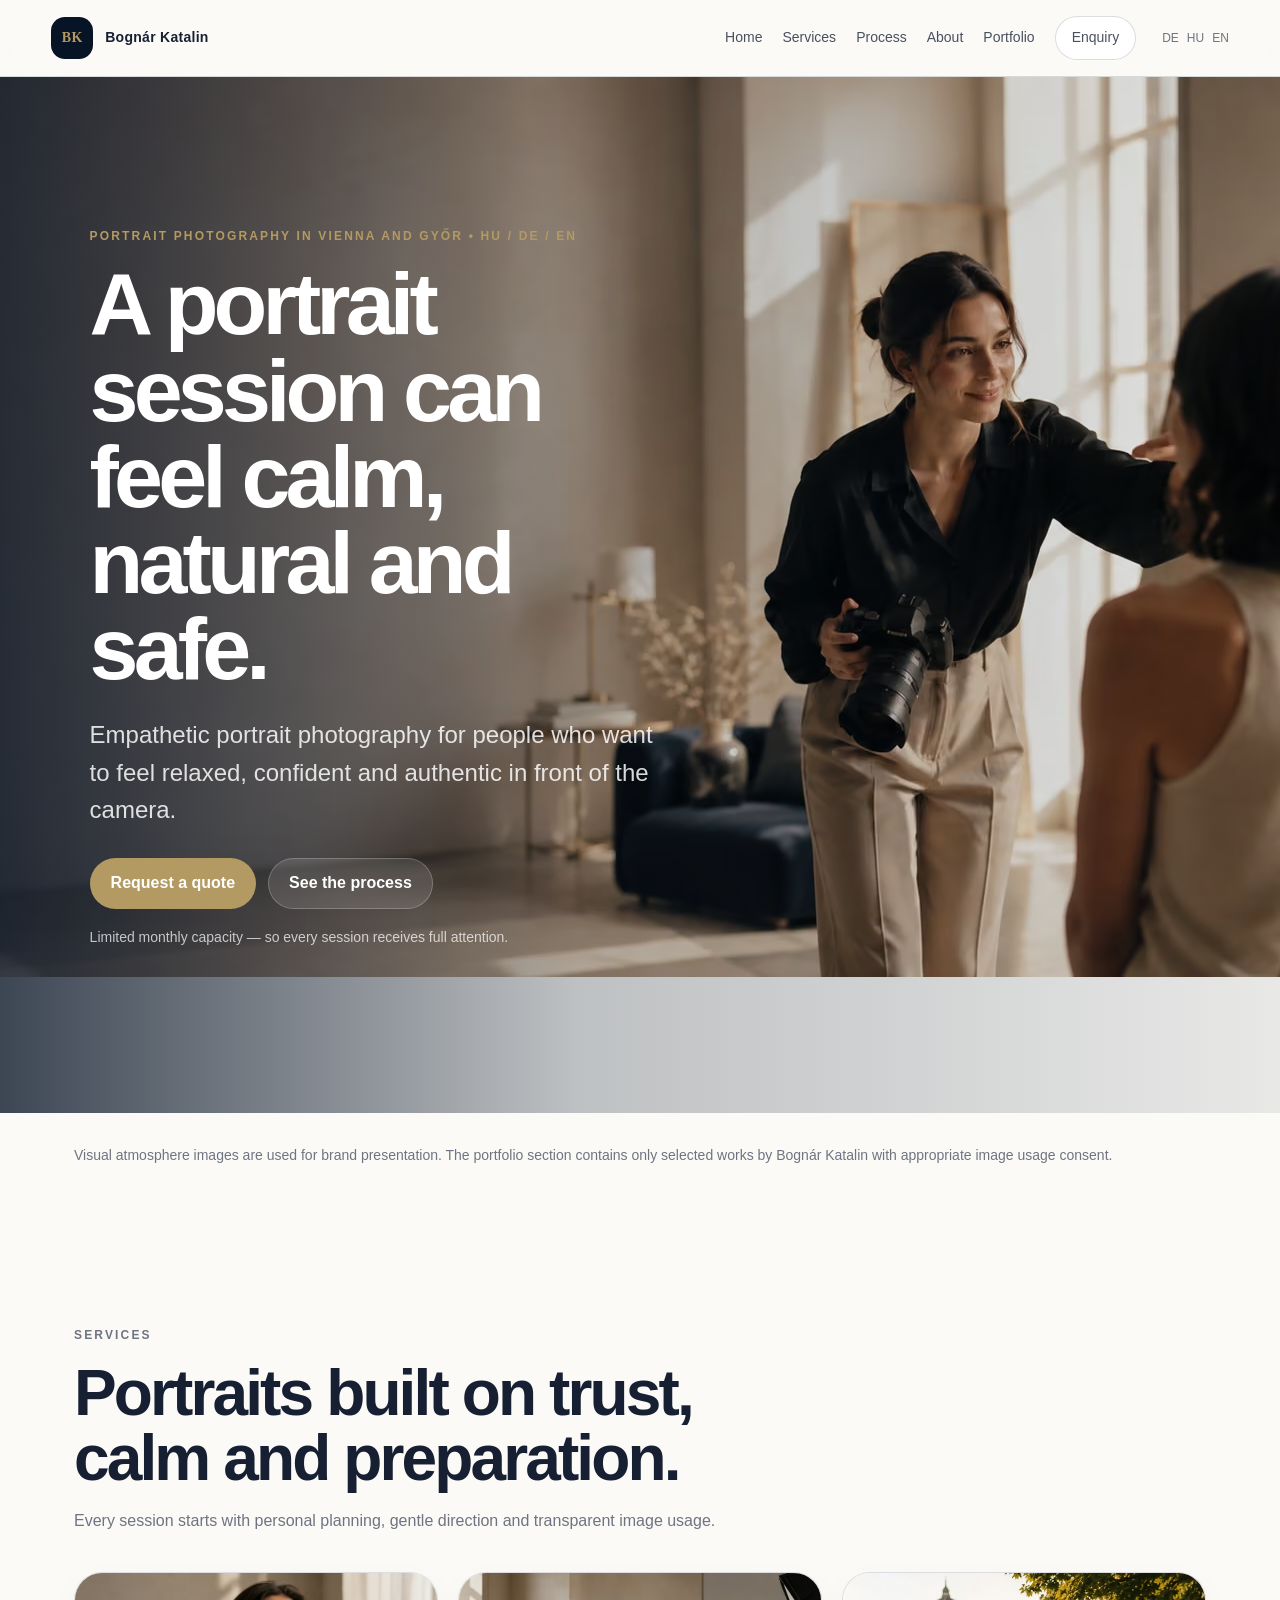
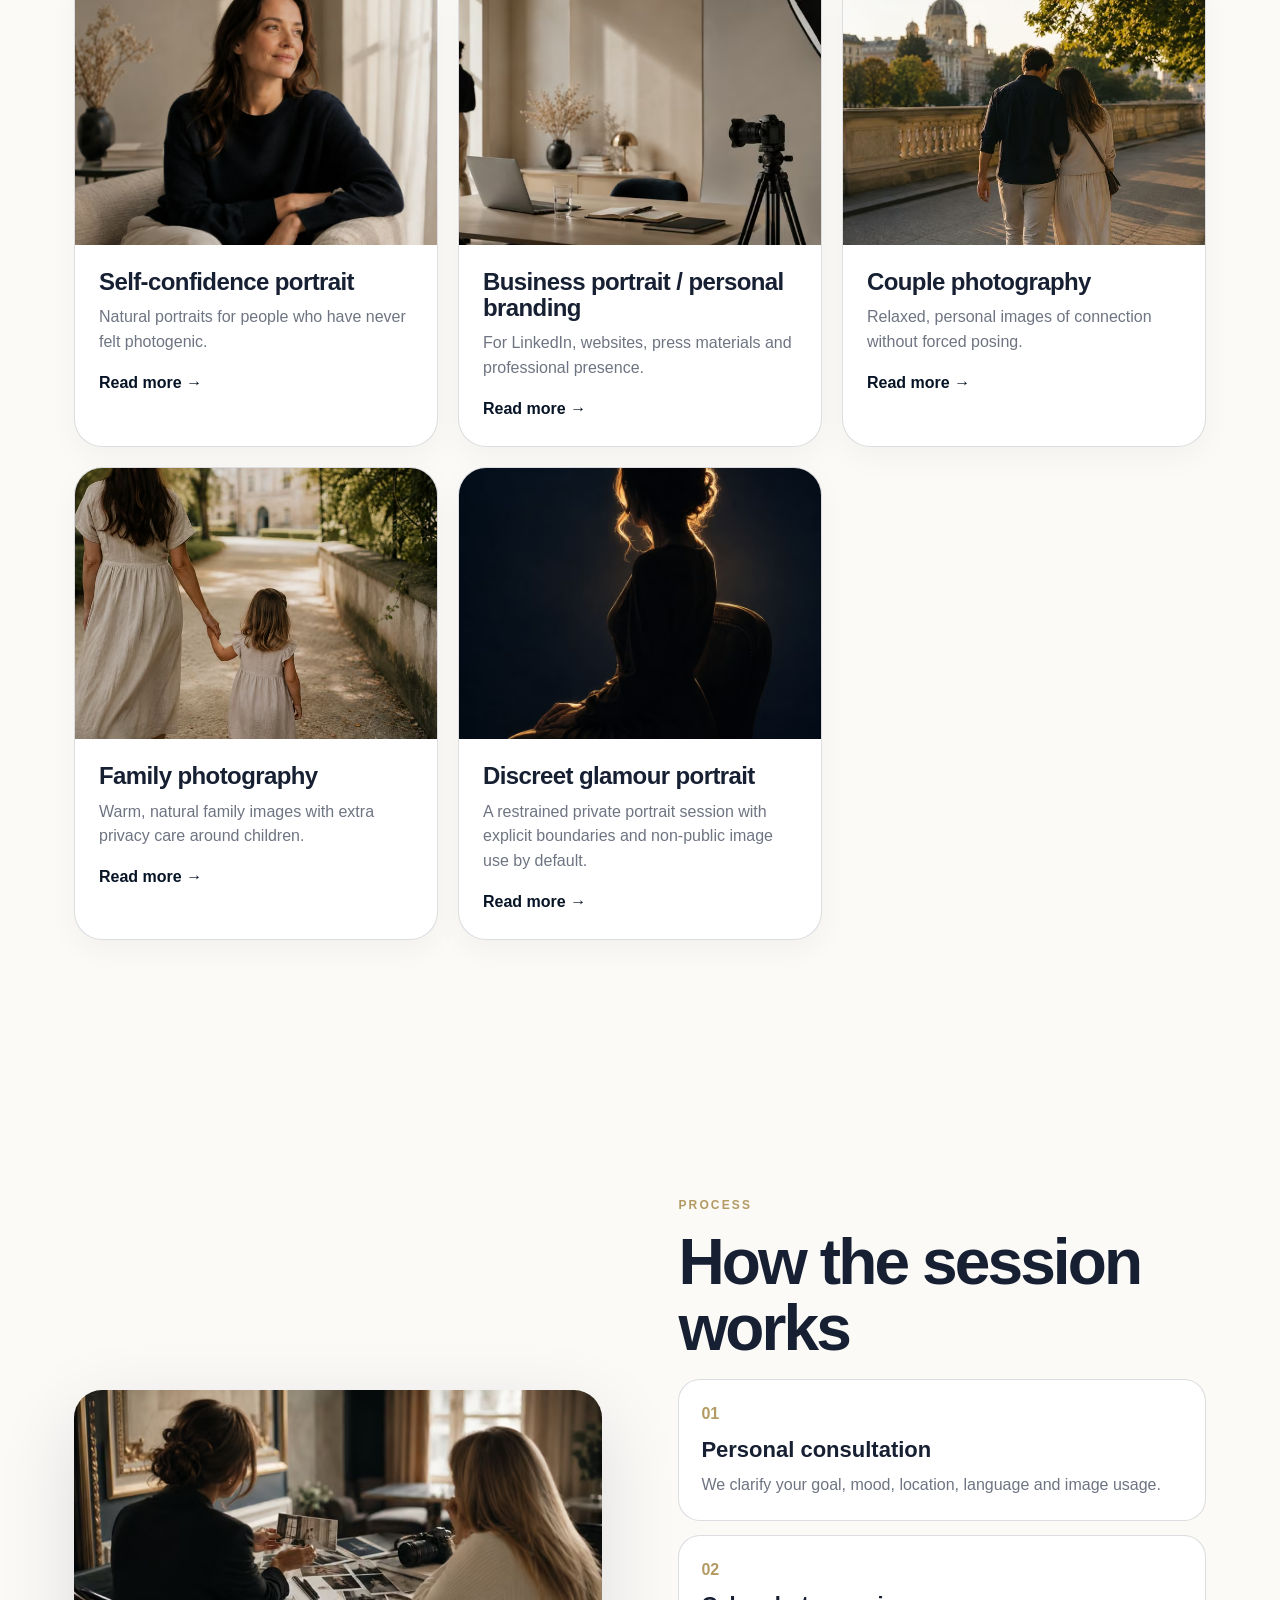
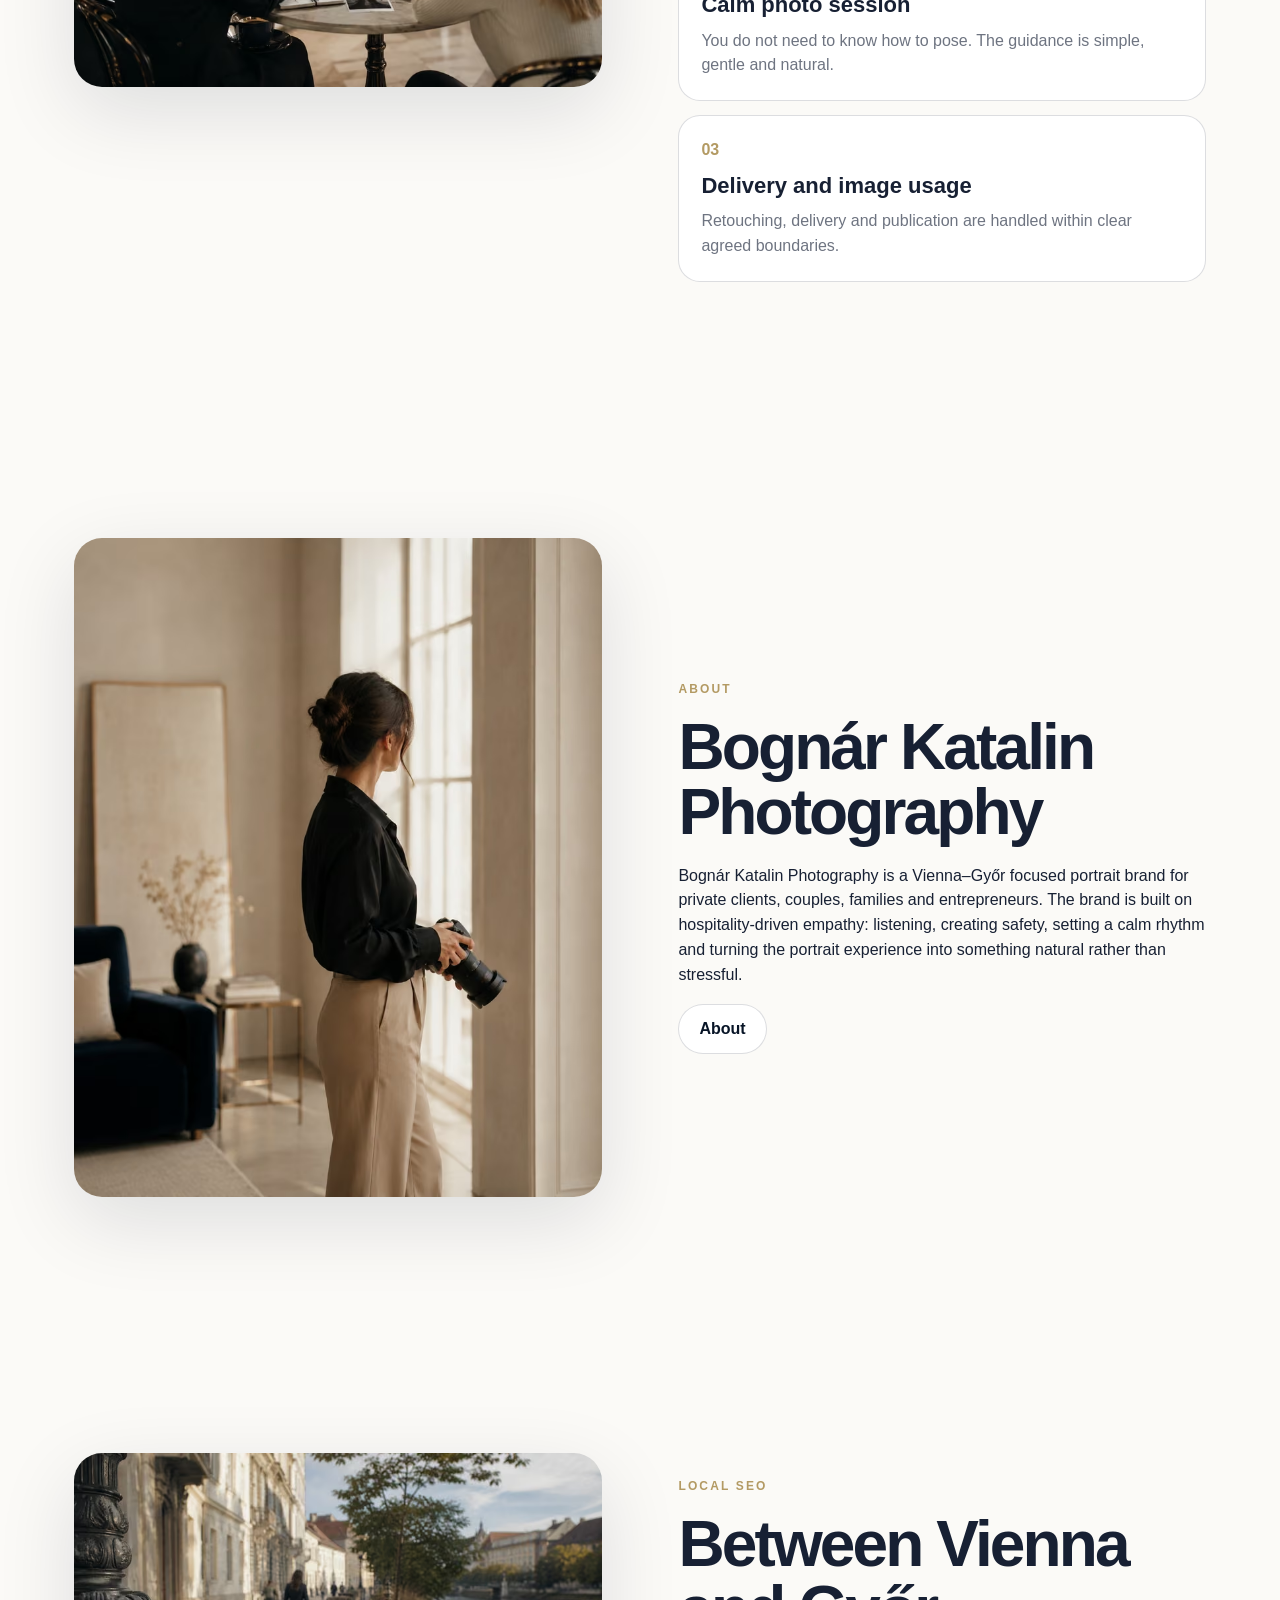
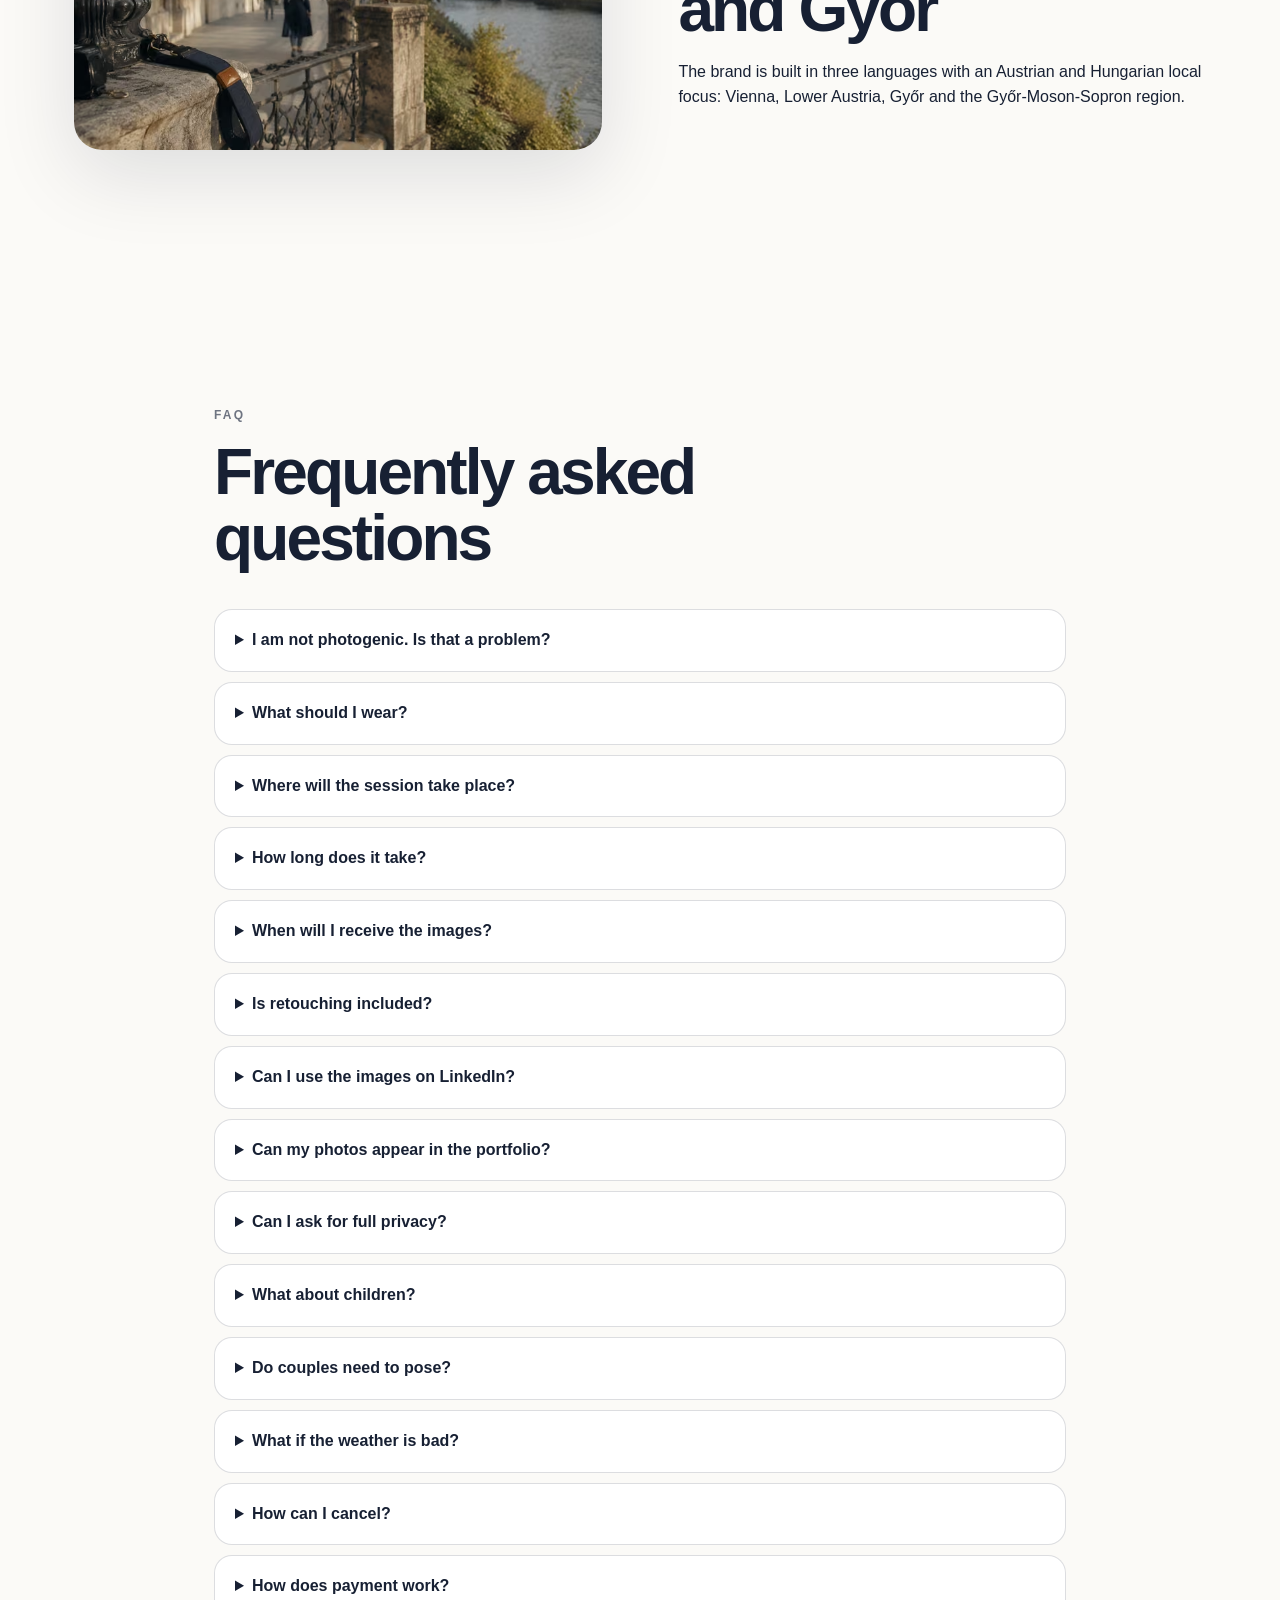
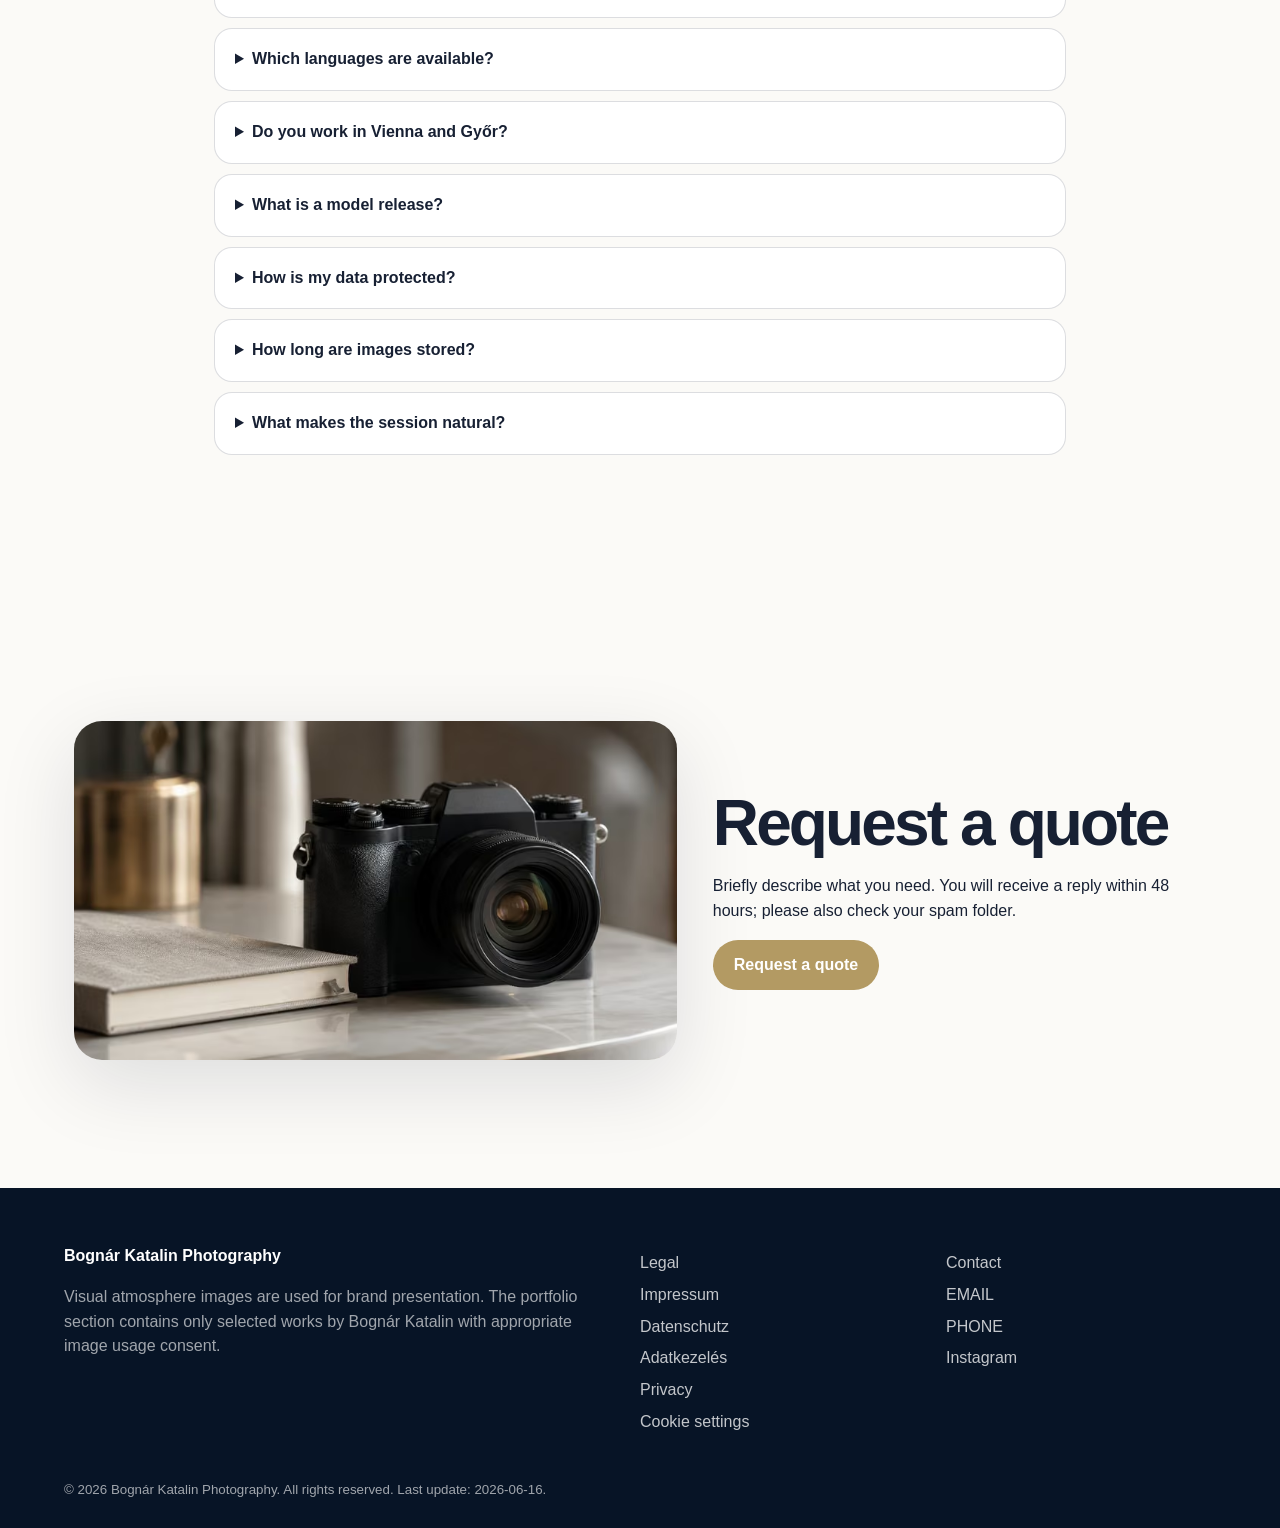
<file: en/index.html>
<!doctype html>
<html lang="en">
<head>
<meta charset="utf-8">
<meta name="viewport" content="width=device-width, initial-scale=1">
<title>Bognár Katalin Photography | Portrait Photographer Vienna</title>
<meta name="description" content="Empathetic portrait photography in Vienna and Győr. Natural images in a calm, trusted atmosphere in English, German and Hungarian.">
<meta name="robots" content="index,follow,max-image-preview:large">
<link rel="canonical" href="https://DOMAIN/en/">

<link rel="alternate" hreflang="de-AT" href="https://DOMAIN/de/">
<link rel="alternate" hreflang="hu-HU" href="https://DOMAIN/hu/">
<link rel="alternate" hreflang="en" href="https://DOMAIN/en/">
<link rel="alternate" hreflang="x-default" href="https://DOMAIN/">
<link rel="preload" as="image" href="/assets/img/hero/bognar-katalin-portrait-photography-vienna-gyor-hero-1600.webp" imagesrcset="/assets/img/hero/bognar-katalin-portrait-photography-vienna-gyor-hero-800.webp 800w, /assets/img/hero/bognar-katalin-portrait-photography-vienna-gyor-hero-1600.webp 1600w" imagesizes="100vw">
<meta property="og:title" content="Bognár Katalin Photography | Portrait Photographer Vienna">
<meta property="og:description" content="Empathetic portrait photography in Vienna and Győr. Natural images in a calm, trusted atmosphere in English, German and Hungarian.">
<meta property="og:image" content="https://DOMAIN/assets/img/social/og-bognar-katalin-photography-vienna-gyor-1200x630.webp">
<meta property="og:type" content="website">
<meta property="og:locale" content="en_US">
<meta property="og:locale:alternate" content="hu_HU">
<meta property="og:locale:alternate" content="de_AT">
<meta property="og:locale:alternate" content="en_US">
<meta name="twitter:card" content="summary_large_image">
<meta name="theme-color" content="#071426">
<link rel="icon" href="/assets/icons/favicon.svg" type="image/svg+xml">
<link rel="apple-touch-icon" href="/assets/icons/icon-180.png">
<link rel="manifest" href="/site.webmanifest">
<link rel="stylesheet" href="/assets/css/styles.css">
<script type="application/ld+json">{
  "@context": "https://schema.org",
  "@graph": [
    {
      "@type": "Person",
      "@id": "https://DOMAIN/#person",
      "name": "Bognár Katalin",
      "alternateName": "KataBognár Photography",
      "jobTitle": "Portrait photographer",
      "description": "Bognár Katalin is a Vienna and Győr focused portrait photographer creating natural portraits in a calm, trusted atmosphere.",
      "knowsLanguage": [
        "hu",
        "de",
        "en"
      ],
      "url": "https://DOMAIN/",
      "sameAs": [
        "INSTAGRAM_URL",
        "FACEBOOK_URL",
        "LINKEDIN_URL",
        "GOOGLE_BUSINESS_URL"
      ]
    },
    {
      "@type": [
        "LocalBusiness",
        "ProfessionalService"
      ],
      "@id": "https://DOMAIN/#business",
      "name": "Bognár Katalin Photography",
      "url": "https://DOMAIN/",
      "image": "https://DOMAIN/assets/img/social/og-bognar-katalin-photography-vienna-gyor-1200x630.webp",
      "description": "Empathetic portrait photography in Vienna and Győr for private clients, couples, families and entrepreneurs.",
      "address": {
        "@type": "PostalAddress",
        "streetAddress": "ADDRESS",
        "addressLocality": "Wien / Győr",
        "addressCountry": "AT / HU"
      },
      "email": "EMAIL",
      "telephone": "PHONE",
      "areaServed": [
        "Wien",
        "Niederösterreich",
        "Győr",
        "Győr-Moson-Sopron"
      ],
      "priceRange": "PRICE_RANGE_PLACEHOLDER",
      "founder": {
        "@id": "https://DOMAIN/#person"
      },
      "sameAs": [
        "INSTAGRAM_URL",
        "FACEBOOK_URL",
        "LINKEDIN_URL",
        "GOOGLE_BUSINESS_URL"
      ]
    },
    {
      "@type": "WebSite",
      "@id": "https://DOMAIN/#website",
      "url": "https://DOMAIN/",
      "name": "Bognár Katalin Photography",
      "inLanguage": [
        "de-AT",
        "hu-HU",
        "en"
      ],
      "publisher": {
        "@id": "https://DOMAIN/#business"
      }
    },
    {
      "@type": "WebPage",
      "@id": "https://DOMAIN/en/#webpage",
      "url": "https://DOMAIN/en/",
      "name": "Bognár Katalin Photography | Portrait Photographer Vienna",
      "description": "Empathetic portrait photography in Vienna and Győr. Natural images in a calm, trusted atmosphere in English, German and Hungarian.",
      "isPartOf": {
        "@id": "https://DOMAIN/#website"
      },
      "primaryImageOfPage": {
        "@id": "https://DOMAIN/#primaryimage"
      },
      "breadcrumb": {
        "@id": "https://DOMAIN/en/#breadcrumb"
      }
    },
    {
      "@type": "ImageObject",
      "@id": "https://DOMAIN/#primaryimage",
      "contentUrl": "https://DOMAIN/assets/img/hero/bognar-katalin-portrait-photography-vienna-gyor-hero-1600.webp",
      "thumbnailUrl": "https://DOMAIN/assets/img/hero/bognar-katalin-portrait-photography-vienna-gyor-hero-800.webp",
      "caption": "Visual atmosphere image for Bognár Katalin Photography. Portfolio images are published only with appropriate usage consent.",
      "representativeOfPage": true
    },
    {
      "@type": "OfferCatalog",
      "@id": "https://DOMAIN/#offers",
      "name": "Portrait photography services",
      "itemListElement": [
        {
          "@type": "Offer",
          "itemOffered": {
            "@type": "Service",
            "name": "Self-confidence portrait",
            "provider": {
              "@id": "https://DOMAIN/#business"
            }
          }
        },
        {
          "@type": "Offer",
          "itemOffered": {
            "@type": "Service",
            "name": "Business portrait / personal branding",
            "provider": {
              "@id": "https://DOMAIN/#business"
            }
          }
        },
        {
          "@type": "Offer",
          "itemOffered": {
            "@type": "Service",
            "name": "Couple photography",
            "provider": {
              "@id": "https://DOMAIN/#business"
            }
          }
        },
        {
          "@type": "Offer",
          "itemOffered": {
            "@type": "Service",
            "name": "Family photography",
            "provider": {
              "@id": "https://DOMAIN/#business"
            }
          }
        },
        {
          "@type": "Offer",
          "itemOffered": {
            "@type": "Service",
            "name": "Discreet glamour portrait",
            "provider": {
              "@id": "https://DOMAIN/#business"
            }
          }
        }
      ]
    },
    {
      "@type": "BreadcrumbList",
      "@id": "https://DOMAIN/en/#breadcrumb",
      "itemListElement": [
        {
          "@type": "ListItem",
          "position": 1,
          "name": "Home",
          "item": "https://DOMAIN/en/"
        }
      ]
    },
    {
      "@type": "FAQPage",
      "@id": "https://DOMAIN/en/#faq",
      "mainEntity": [
        {
          "@type": "Question",
          "name": "I am not photogenic. Is that a problem?",
          "acceptedAnswer": {
            "@type": "Answer",
            "text": "No. The session is designed to help you feel safe and natural with gentle guidance."
          }
        },
        {
          "@type": "Question",
          "name": "What should I wear?",
          "acceptedAnswer": {
            "@type": "Answer",
            "text": "Wear something comfortable. Clean lines and calm colours usually work better than strong patterns."
          }
        },
        {
          "@type": "Question",
          "name": "Where will the session take place?",
          "acceptedAnswer": {
            "@type": "Answer",
            "text": "In Vienna, Győr or an agreed location based on light, purpose and comfort."
          }
        },
        {
          "@type": "Question",
          "name": "How long does it take?",
          "acceptedAnswer": {
            "@type": "Answer",
            "text": "It depends on the scope. The focus is a calm rhythm, not rushing."
          }
        },
        {
          "@type": "Question",
          "name": "When will I receive the images?",
          "acceptedAnswer": {
            "@type": "Answer",
            "text": "Delivery timing is defined in the quote."
          }
        },
        {
          "@type": "Question",
          "name": "Is retouching included?",
          "acceptedAnswer": {
            "@type": "Answer",
            "text": "Natural retouching can be included without changing who you are."
          }
        },
        {
          "@type": "Question",
          "name": "Can I use the images on LinkedIn?",
          "acceptedAnswer": {
            "@type": "Answer",
            "text": "Yes, business portraits are made for LinkedIn, websites and professional profiles."
          }
        },
        {
          "@type": "Question",
          "name": "Can my photos appear in the portfolio?",
          "acceptedAnswer": {
            "@type": "Answer",
            "text": "Only with separate written consent."
          }
        }
      ]
    }
  ]
}</script>
</head><body>
<header class="site-header">
  <a class="brand" href="/en/" aria-label="Bognár Katalin Photography home"><span>BK</span><strong>Bognár Katalin</strong></a>
  <button class="nav-toggle" aria-label="Menu" aria-expanded="false"><span></span><span></span></button>
  <nav class="main-nav" aria-label="Main navigation">
    <a href="/en/">Home</a>
    <a href="/en/#services">Services</a>
    <a href="/en/#process">Process</a>
    <a href="/en/about/">About</a>
    <a href="/en/portfolio/">Portfolio</a>
    <a class="nav-cta" href="/en/enquiry/">Enquiry</a>
    <span class="lang-switch"><a href="/de/">DE</a><a href="/hu/">HU</a><a href="/en/">EN</a></span>
  </nav>
</header>
<main>

<section class="hero" id="top">
  <div class="hero-media"><picture class="hero-picture">
  <source type="image/avif" srcset="/assets/img/hero/bognar-katalin-portrait-photography-vienna-gyor-hero-800.avif 800w, /assets/img/hero/bognar-katalin-portrait-photography-vienna-gyor-hero-1200.avif 1200w, /assets/img/hero/bognar-katalin-portrait-photography-vienna-gyor-hero-1600.avif 1600w, /assets/img/hero/bognar-katalin-portrait-photography-vienna-gyor-hero-2400.avif 2400w" sizes="100vw">
  <source type="image/webp" srcset="/assets/img/hero/bognar-katalin-portrait-photography-vienna-gyor-hero-800.webp 800w, /assets/img/hero/bognar-katalin-portrait-photography-vienna-gyor-hero-1200.webp 1200w, /assets/img/hero/bognar-katalin-portrait-photography-vienna-gyor-hero-1600.webp 1600w, /assets/img/hero/bognar-katalin-portrait-photography-vienna-gyor-hero-2400.webp 2400w" sizes="100vw">
  <img src="/assets/img/hero/bognar-katalin-portrait-photography-vienna-gyor-hero-2400.webp" alt="Bognár Katalin Photography premium portrait session in Vienna and Győr with a calm and trusted atmosphere" width="2400" height="1351" decoding="async" fetchpriority="high">
</picture></div>
  <div class="hero-content"><p class="kicker">Portrait photography in Vienna and Győr • HU / DE / EN</p><h1>A portrait session can feel calm, natural and safe.</h1><p class="lead">Empathetic portrait photography for people who want to feel relaxed, confident and authentic in front of the camera.</p><div class="hero-actions"><a class="button primary" href="/en/enquiry/">Request a quote</a><a class="button secondary" href="#process">See the process</a></div><p class="trust-line">Limited monthly capacity — so every session receives full attention.</p></div>
</section>
<section class="intro strip"><p>Visual atmosphere images are used for brand presentation. The portfolio section contains only selected works by Bognár Katalin with appropriate image usage consent.</p></section>
<section class="section" id="services"><div class="section-head"><p class="kicker">Services</p><h2>Portraits built on trust, calm and preparation.</h2><p>Every session starts with personal planning, gentle direction and transparent image usage.</p></div><div class="service-grid"><article class="service-card">
          <a href="/en/self-confidence-portrait/"><picture class="card-image">
  <source type="image/avif" srcset="/assets/img/services/self-confidence-portrait-vienna-gyor-800.avif 800w, /assets/img/services/self-confidence-portrait-vienna-gyor-1200.avif 1200w" sizes="(max-width: 800px) 100vw, 33vw">
  <source type="image/webp" srcset="/assets/img/services/self-confidence-portrait-vienna-gyor-800.webp 800w, /assets/img/services/self-confidence-portrait-vienna-gyor-1200.webp 1200w" sizes="(max-width: 800px) 100vw, 33vw">
  <img src="/assets/img/services/self-confidence-portrait-vienna-gyor-800.webp" alt="Self-confidence portrait photography in natural light in Vienna and Győr" width="800" height="1000" decoding="async" loading="lazy">
</picture></a>
          <div><h3>Self-confidence portrait</h3><p>Natural portraits for people who have never felt photogenic.</p><a class="text-link" href="/en/self-confidence-portrait/">Read more →</a></div>
        </article><article class="service-card">
          <a href="/en/business-portrait/"><picture class="card-image">
  <source type="image/avif" srcset="/assets/img/services/business-portrait-personal-branding-vienna-800.avif 800w, /assets/img/services/business-portrait-personal-branding-vienna-1200.avif 1200w" sizes="(max-width: 800px) 100vw, 33vw">
  <source type="image/webp" srcset="/assets/img/services/business-portrait-personal-branding-vienna-800.webp 800w, /assets/img/services/business-portrait-personal-branding-vienna-1200.webp 1200w" sizes="(max-width: 800px) 100vw, 33vw">
  <img src="/assets/img/services/business-portrait-personal-branding-vienna-800.webp" alt="Business portrait and personal branding photography in Vienna for entrepreneurs and professionals" width="800" height="450" decoding="async" loading="lazy">
</picture></a>
          <div><h3>Business portrait / personal branding</h3><p>For LinkedIn, websites, press materials and professional presence.</p><a class="text-link" href="/en/business-portrait/">Read more →</a></div>
        </article><article class="service-card">
          <a href="/en/couple-photography/"><picture class="card-image">
  <source type="image/avif" srcset="/assets/img/services/couple-photography-vienna-gyor-800.avif 800w, /assets/img/services/couple-photography-vienna-gyor-1200.avif 1200w" sizes="(max-width: 800px) 100vw, 33vw">
  <source type="image/webp" srcset="/assets/img/services/couple-photography-vienna-gyor-800.webp 800w, /assets/img/services/couple-photography-vienna-gyor-1200.webp 1200w" sizes="(max-width: 800px) 100vw, 33vw">
  <img src="/assets/img/services/couple-photography-vienna-gyor-800.webp" alt="Natural couple photography in Vienna and Győr in a relaxed outdoor atmosphere" width="800" height="533" decoding="async" loading="lazy">
</picture></a>
          <div><h3>Couple photography</h3><p>Relaxed, personal images of connection without forced posing.</p><a class="text-link" href="/en/couple-photography/">Read more →</a></div>
        </article><article class="service-card">
          <a href="/en/family-photography/"><picture class="card-image">
  <source type="image/avif" srcset="/assets/img/services/family-photography-privacy-safe-800.avif 800w, /assets/img/services/family-photography-privacy-safe-1200.avif 1200w" sizes="(max-width: 800px) 100vw, 33vw">
  <source type="image/webp" srcset="/assets/img/services/family-photography-privacy-safe-800.webp 800w, /assets/img/services/family-photography-privacy-safe-1200.webp 1200w" sizes="(max-width: 800px) 100vw, 33vw">
  <img src="/assets/img/services/family-photography-privacy-safe-800.webp" alt="Family photography in a natural atmosphere with privacy-conscious visual presentation" width="800" height="533" decoding="async" loading="lazy">
</picture></a>
          <div><h3>Family photography</h3><p>Warm, natural family images with extra privacy care around children.</p><a class="text-link" href="/en/family-photography/">Read more →</a></div>
        </article><article class="service-card">
          <a href="/en/discreet-glamour-portrait/"><picture class="card-image">
  <source type="image/avif" srcset="/assets/img/services/discreet-glamour-portrait-private-session-800.avif 800w, /assets/img/services/discreet-glamour-portrait-private-session-1200.avif 1200w" sizes="(max-width: 800px) 100vw, 33vw">
  <source type="image/webp" srcset="/assets/img/services/discreet-glamour-portrait-private-session-800.webp 800w, /assets/img/services/discreet-glamour-portrait-private-session-1200.webp 1200w" sizes="(max-width: 800px) 100vw, 33vw">
  <img src="/assets/img/services/discreet-glamour-portrait-private-session-800.webp" alt="Discreet glamour portrait photography in an elegant, private and restrained studio atmosphere" width="800" height="1000" decoding="async" loading="lazy">
</picture></a>
          <div><h3>Discreet glamour portrait</h3><p>A restrained private portrait session with explicit boundaries and non-public image use by default.</p><a class="text-link" href="/en/discreet-glamour-portrait/">Read more →</a></div>
        </article></div></section>
<section class="section split" id="process"><div><picture class="rounded-img">
  <source type="image/avif" srcset="/assets/img/process/portrait-photography-consultation-moodboard-800.avif 800w, /assets/img/process/portrait-photography-consultation-moodboard-1200.avif 1200w" sizes="(max-width: 800px) 100vw, 50vw">
  <source type="image/webp" srcset="/assets/img/process/portrait-photography-consultation-moodboard-800.webp 800w, /assets/img/process/portrait-photography-consultation-moodboard-1200.webp 1200w" sizes="(max-width: 800px) 100vw, 50vw">
  <img src="/assets/img/process/portrait-photography-consultation-moodboard-800.webp" alt="Pre-shoot consultation with moodboard, camera and personal planning" width="800" height="450" decoding="async" loading="lazy">
</picture></div><div><p class="kicker">Process</p><h2>How the session works</h2><div class="steps"><article><span>01</span><h3>Personal consultation</h3><p>We clarify your goal, mood, location, language and image usage.</p></article><article><span>02</span><h3>Calm photo session</h3><p>You do not need to know how to pose. The guidance is simple, gentle and natural.</p></article><article><span>03</span><h3>Delivery and image usage</h3><p>Retouching, delivery and publication are handled within clear agreed boundaries.</p></article></div></div></section>
<section class="section split reverse"><div><p class="kicker">About</p><h2>Bognár Katalin Photography</h2><p>Bognár Katalin Photography is a Vienna–Győr focused portrait brand for private clients, couples, families and entrepreneurs. The brand is built on hospitality-driven empathy: listening, creating safety, setting a calm rhythm and turning the portrait experience into something natural rather than stressful.</p><a class="button secondary" href="/en/about/">About</a></div><div><picture class="rounded-img">
  <source type="image/avif" srcset="/assets/img/about/portrait-photographer-about-natural-light-800.avif 800w, /assets/img/about/portrait-photographer-about-natural-light-1200.avif 1200w" sizes="(max-width: 800px) 100vw, 50vw">
  <source type="image/webp" srcset="/assets/img/about/portrait-photographer-about-natural-light-800.webp 800w, /assets/img/about/portrait-photographer-about-natural-light-1200.webp 1200w" sizes="(max-width: 800px) 100vw, 50vw">
  <img src="/assets/img/about/portrait-photographer-about-natural-light-800.webp" alt="Portrait photographer working in natural light with a calm and trusted atmosphere" width="800" height="1000" decoding="async" loading="lazy">
</picture></div></section>
<section class="section split local"><div><picture class="rounded-img">
  <source type="image/avif" srcset="/assets/img/local/vienna-gyor-photography-brand-atmosphere-800.avif 800w, /assets/img/local/vienna-gyor-photography-brand-atmosphere-1200.avif 1200w, /assets/img/local/vienna-gyor-photography-brand-atmosphere-1600.avif 1600w" sizes="(max-width: 800px) 100vw, 50vw">
  <source type="image/webp" srcset="/assets/img/local/vienna-gyor-photography-brand-atmosphere-800.webp 800w, /assets/img/local/vienna-gyor-photography-brand-atmosphere-1200.webp 1200w, /assets/img/local/vienna-gyor-photography-brand-atmosphere-1600.webp 1600w" sizes="(max-width: 800px) 100vw, 50vw">
  <img src="/assets/img/local/vienna-gyor-photography-brand-atmosphere-800.webp" alt="Premium photography brand atmosphere connecting Vienna and Győr" width="800" height="450" decoding="async" loading="lazy">
</picture></div><div><p class="kicker">Local SEO</p><h2>Between Vienna and Győr</h2><p>The brand is built in three languages with an Austrian and Hungarian local focus: Vienna, Lower Austria, Győr and the Győr-Moson-Sopron region.</p></div></section>
<section class="section faq" id="faq"><div class="section-head"><p class="kicker">FAQ</p><h2>Frequently asked questions</h2></div><details><summary>I am not photogenic. Is that a problem?</summary><p>No. The session is designed to help you feel safe and natural with gentle guidance.</p></details><details><summary>What should I wear?</summary><p>Wear something comfortable. Clean lines and calm colours usually work better than strong patterns.</p></details><details><summary>Where will the session take place?</summary><p>In Vienna, Győr or an agreed location based on light, purpose and comfort.</p></details><details><summary>How long does it take?</summary><p>It depends on the scope. The focus is a calm rhythm, not rushing.</p></details><details><summary>When will I receive the images?</summary><p>Delivery timing is defined in the quote.</p></details><details><summary>Is retouching included?</summary><p>Natural retouching can be included without changing who you are.</p></details><details><summary>Can I use the images on LinkedIn?</summary><p>Yes, business portraits are made for LinkedIn, websites and professional profiles.</p></details><details><summary>Can my photos appear in the portfolio?</summary><p>Only with separate written consent.</p></details><details><summary>Can I ask for full privacy?</summary><p>Yes. Non-public use can be agreed in writing.</p></details><details><summary>What about children?</summary><p>Parental or legal guardian consent is required; publication needs separate permission.</p></details><details><summary>Do couples need to pose?</summary><p>No. The goal is natural connection, not stiff posing.</p></details><details><summary>What if the weather is bad?</summary><p>We arrange another time or an indoor alternative.</p></details><details><summary>How can I cancel?</summary><p>Cancellation terms are defined in the quote or shooting terms.</p></details><details><summary>How does payment work?</summary><p>Payment method and timing are stated in the quote.</p></details><details><summary>Which languages are available?</summary><p>Hungarian, German and English.</p></details><details><summary>Do you work in Vienna and Győr?</summary><p>The focus is Vienna, Lower Austria, Győr and the Győr-Moson-Sopron region.</p></details><details><summary>What is a model release?</summary><p>A written permission that defines how images may be used or published.</p></details><details><summary>How is my data protected?</summary><p>Contact data is processed only for enquiry and quotation purposes.</p></details><details><summary>How long are images stored?</summary><p>Retention should be defined in the contract or shooting terms.</p></details><details><summary>What makes the session natural?</summary><p>Clear preparation, calm direction and no forced posing.</p></details></section>
<section class="section cta-visual"><div><picture class="rounded-img">
  <source type="image/avif" srcset="/assets/img/details/professional-camera-detail-premium-studio-800.avif 800w, /assets/img/details/professional-camera-detail-premium-studio-1200.avif 1200w" sizes="(max-width: 800px) 100vw, 50vw">
  <source type="image/webp" srcset="/assets/img/details/professional-camera-detail-premium-studio-800.webp 800w, /assets/img/details/professional-camera-detail-premium-studio-1200.webp 1200w" sizes="(max-width: 800px) 100vw, 50vw">
  <img src="/assets/img/details/professional-camera-detail-premium-studio-800.webp" alt="Professional camera detail in a premium portrait photography setting" width="800" height="450" decoding="async" loading="lazy">
</picture></div><div><h2>Request a quote</h2><p>Briefly describe what you need. You will receive a reply within 48 hours; please also check your spam folder.</p><a class="button primary" href="/en/enquiry/">Request a quote</a></div></section>

</main>
<footer class="site-footer">
  <div class="footer-grid">
    <div>
      <strong>Bognár Katalin Photography</strong>
      <p>Visual atmosphere images are used for brand presentation. The portfolio section contains only selected works by Bognár Katalin with appropriate image usage consent.</p>
    </div>
    <div>
      <span>Legal</span>
      <a href="/legal/impressum.html">Impressum</a>
      <a href="/legal/datenschutz.html">Datenschutz</a>
      <a href="/legal/adatkezeles.html">Adatkezelés</a>
      <a href="/legal/privacy.html">Privacy</a>
      <a href="/legal/cookies.html">Cookie settings</a>
    </div>
    <div>
      <span>Contact</span>
      <a href="mailto:EMAIL">EMAIL</a>
      <a href="tel:PHONE">PHONE</a>
      <a href="INSTAGRAM_URL" rel="me noopener">Instagram</a>
    </div>
  </div>
  <small>© 2026 Bognár Katalin Photography. All rights reserved. Last update: 2026-06-16.</small>
</footer>
<script src="/assets/js/main.js" defer></script>
<script src="/assets/js/consent.js" defer></script>
</body>
</html>
</file>
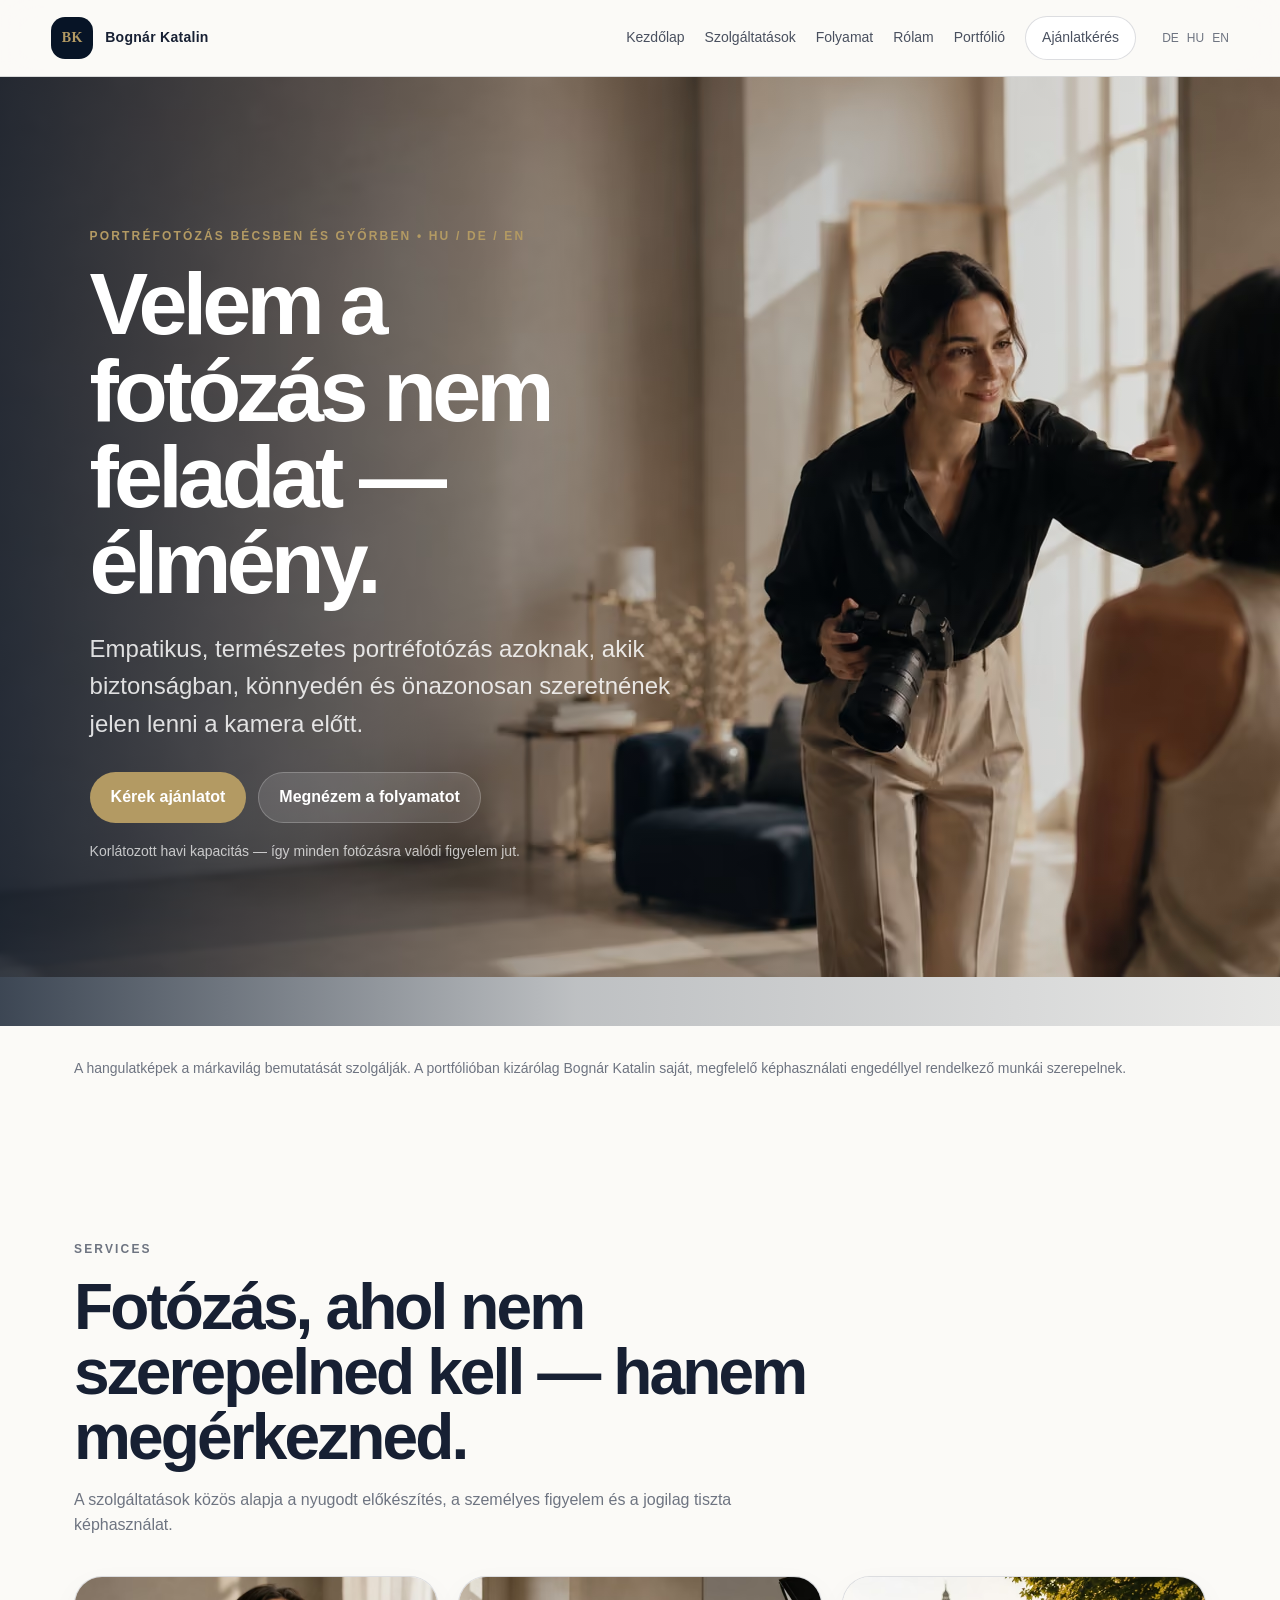
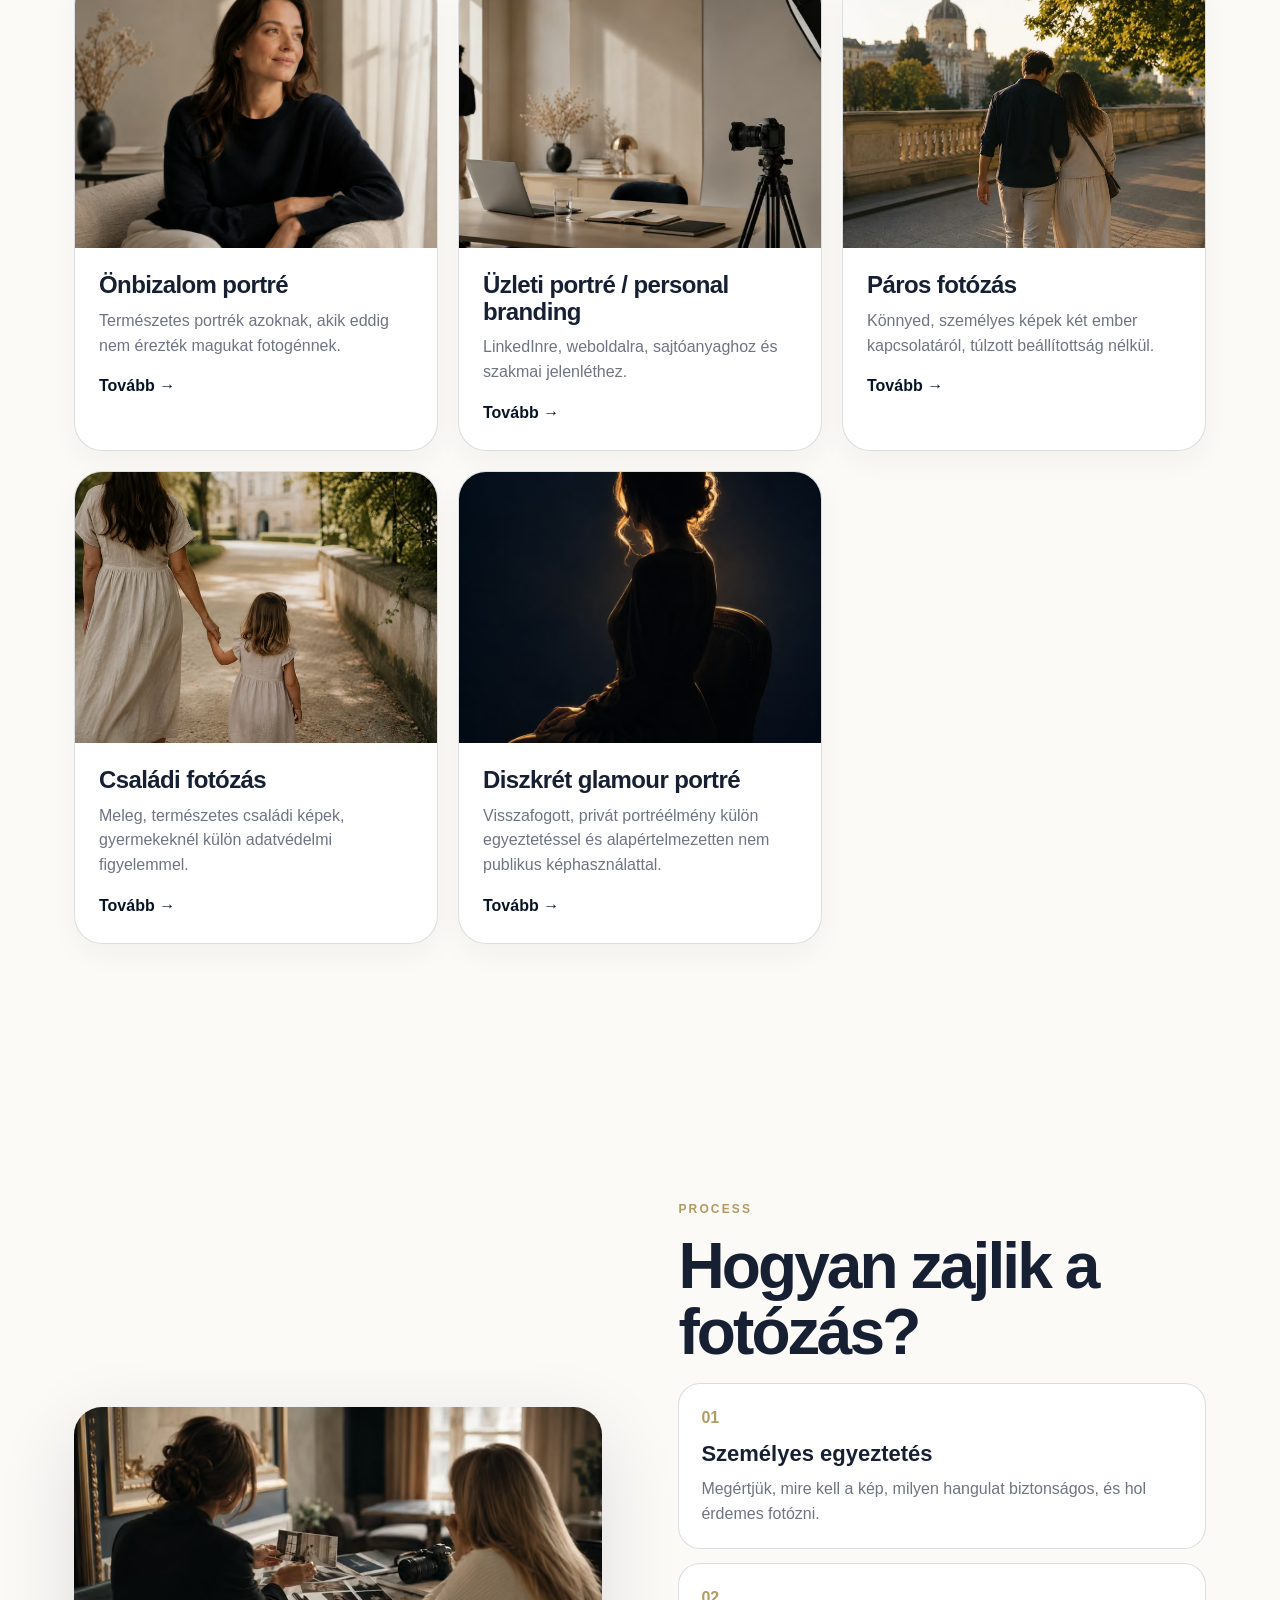
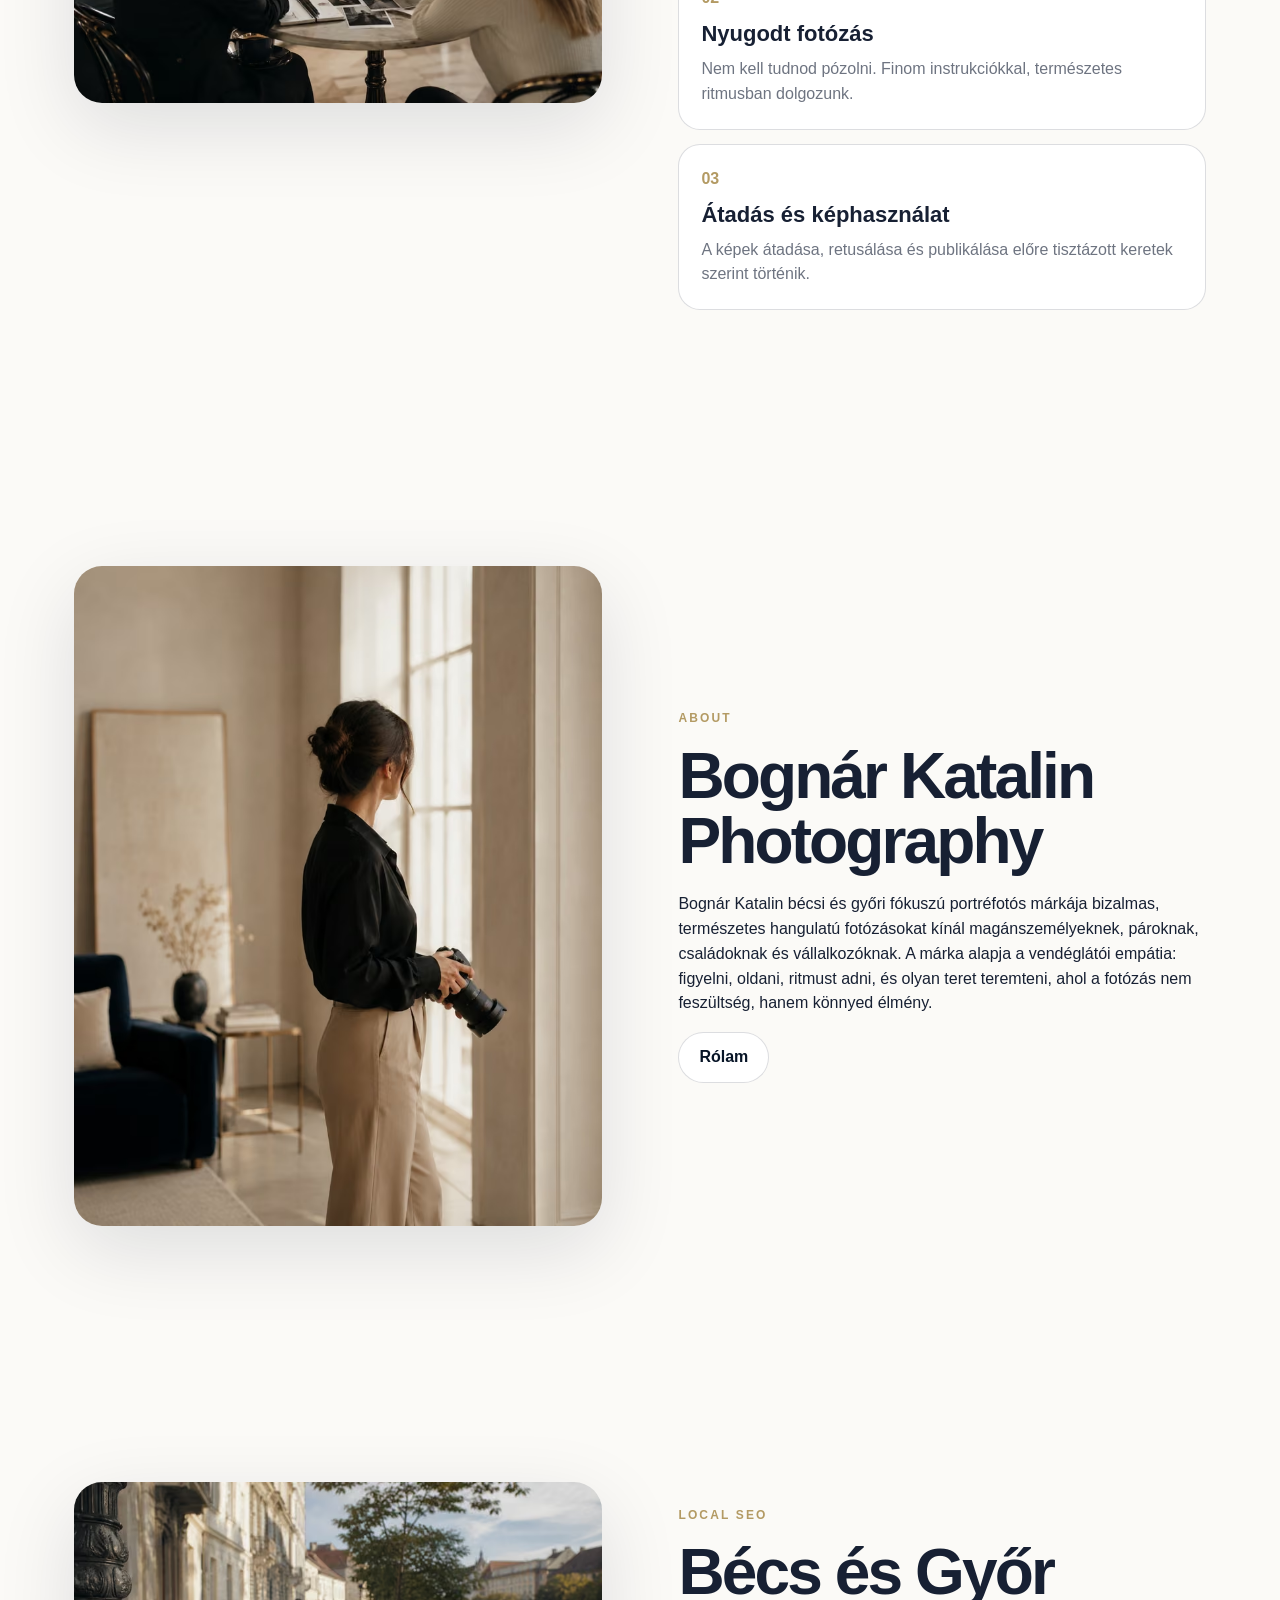
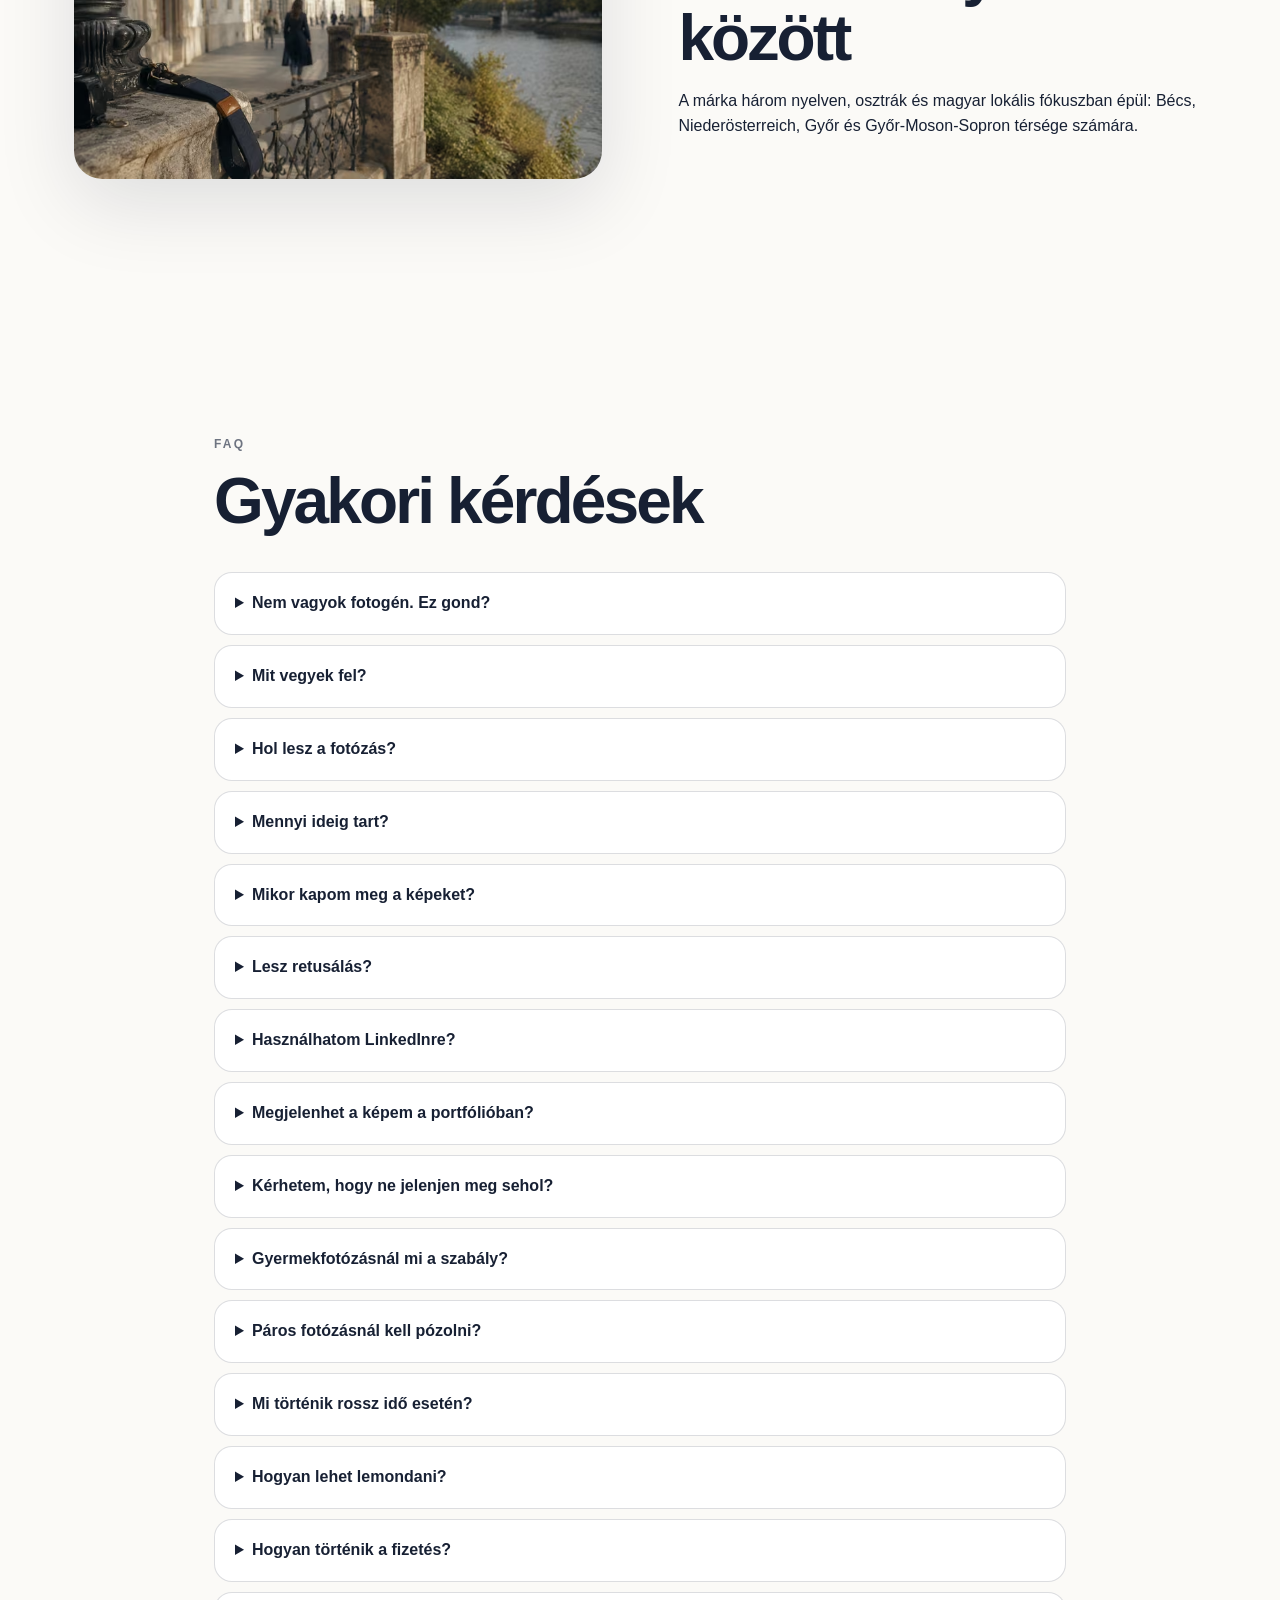
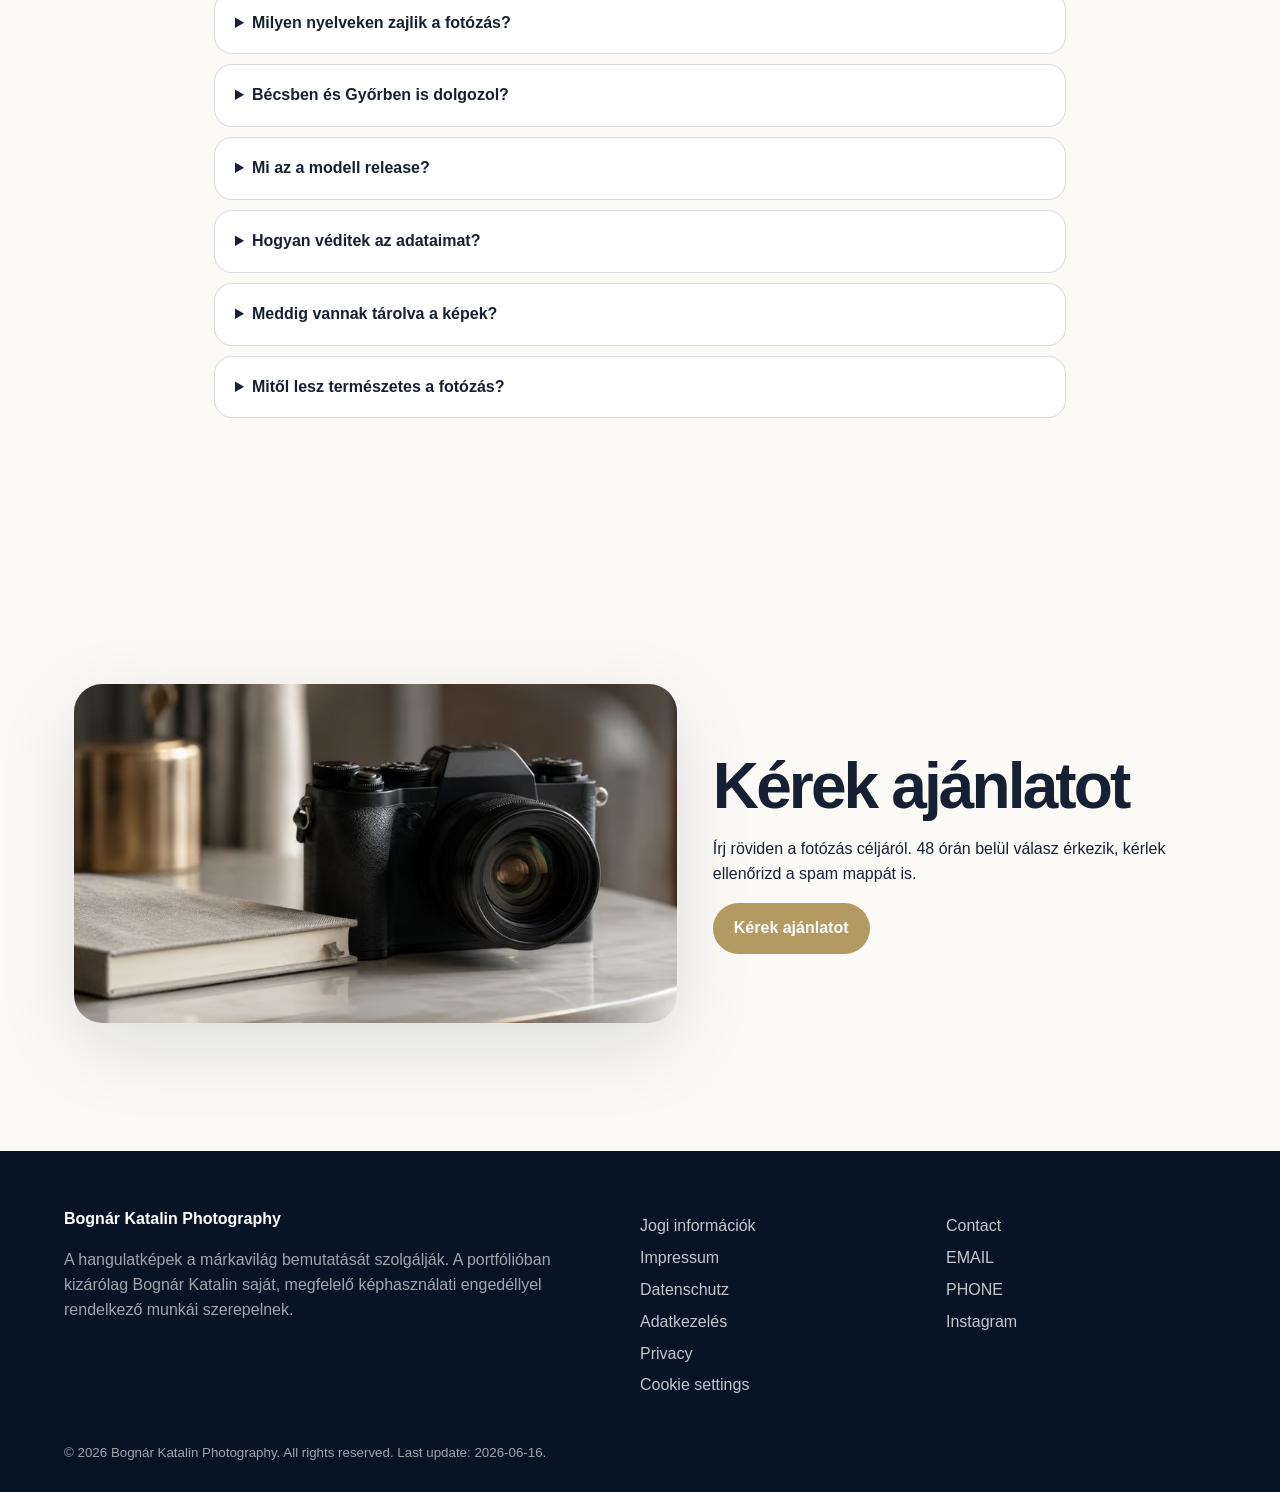
<file: hu/index.html>
<!doctype html>
<html lang="hu-HU">
<head>
<meta charset="utf-8">
<meta name="viewport" content="width=device-width, initial-scale=1">
<title>Bognár Katalin Photography | Portréfotós Bécs és Győr</title>
<meta name="description" content="Empatikus portréfotózás Bécsben és Győrben. Természetes képek bizalmas hangulatban, magyarul, németül és angolul.">
<meta name="robots" content="index,follow,max-image-preview:large">
<link rel="canonical" href="https://DOMAIN/hu/">

<link rel="alternate" hreflang="de-AT" href="https://DOMAIN/de/">
<link rel="alternate" hreflang="hu-HU" href="https://DOMAIN/hu/">
<link rel="alternate" hreflang="en" href="https://DOMAIN/en/">
<link rel="alternate" hreflang="x-default" href="https://DOMAIN/de/">
<link rel="preload" as="image" href="/assets/img/hero/bognar-katalin-portrait-photography-vienna-gyor-hero-1600.webp" imagesrcset="/assets/img/hero/bognar-katalin-portrait-photography-vienna-gyor-hero-800.webp 800w, /assets/img/hero/bognar-katalin-portrait-photography-vienna-gyor-hero-1600.webp 1600w" imagesizes="100vw">
<meta property="og:title" content="Bognár Katalin Photography | Portréfotós Bécs és Győr">
<meta property="og:description" content="Empatikus portréfotózás Bécsben és Győrben. Természetes képek bizalmas hangulatban, magyarul, németül és angolul.">
<meta property="og:image" content="https://DOMAIN/assets/img/social/og-bognar-katalin-photography-vienna-gyor-1200x630.webp">
<meta property="og:type" content="website">
<meta property="og:locale" content="hu_HU">
<meta property="og:locale:alternate" content="de_AT">
<meta property="og:locale:alternate" content="en_US">
<meta name="twitter:card" content="summary_large_image">
<meta name="theme-color" content="#071426">
<link rel="icon" href="/assets/icons/favicon.svg" type="image/svg+xml">
<link rel="apple-touch-icon" href="/assets/icons/icon-180.png">
<link rel="manifest" href="/site.webmanifest">
<link rel="stylesheet" href="/assets/css/styles.css">
<script type="application/ld+json">{
  "@context": "https://schema.org",
  "@graph": [
    {
      "@type": "Person",
      "@id": "https://DOMAIN/#person",
      "name": "Bognár Katalin",
      "alternateName": "KataBognár Photography",
      "jobTitle": "Portrait photographer",
      "description": "Bognár Katalin is a Vienna and Győr focused portrait photographer creating natural portraits in a calm, trusted atmosphere.",
      "knowsLanguage": [
        "hu",
        "de",
        "en"
      ],
      "url": "https://DOMAIN/",
      "sameAs": [
        "INSTAGRAM_URL",
        "FACEBOOK_URL",
        "LINKEDIN_URL",
        "GOOGLE_BUSINESS_URL"
      ]
    },
    {
      "@type": [
        "LocalBusiness",
        "ProfessionalService"
      ],
      "@id": "https://DOMAIN/#business",
      "name": "Bognár Katalin Photography",
      "url": "https://DOMAIN/",
      "image": "https://DOMAIN/assets/img/social/og-bognar-katalin-photography-vienna-gyor-1200x630.webp",
      "description": "Empathetic portrait photography in Vienna and Győr for private clients, couples, families and entrepreneurs.",
      "address": {
        "@type": "PostalAddress",
        "streetAddress": "ADDRESS",
        "addressLocality": "Wien / Győr",
        "addressCountry": "AT / HU"
      },
      "email": "EMAIL",
      "telephone": "PHONE",
      "areaServed": [
        "Wien",
        "Niederösterreich",
        "Győr",
        "Győr-Moson-Sopron"
      ],
      "priceRange": "PRICE_RANGE_PLACEHOLDER",
      "founder": {
        "@id": "https://DOMAIN/#person"
      },
      "sameAs": [
        "INSTAGRAM_URL",
        "FACEBOOK_URL",
        "LINKEDIN_URL",
        "GOOGLE_BUSINESS_URL"
      ]
    },
    {
      "@type": "WebSite",
      "@id": "https://DOMAIN/#website",
      "url": "https://DOMAIN/",
      "name": "Bognár Katalin Photography",
      "inLanguage": [
        "de-AT",
        "hu-HU",
        "en"
      ],
      "publisher": {
        "@id": "https://DOMAIN/#business"
      }
    },
    {
      "@type": "WebPage",
      "@id": "https://DOMAIN/hu/#webpage",
      "url": "https://DOMAIN/hu/",
      "name": "Bognár Katalin Photography | Portréfotós Bécs és Győr",
      "description": "Empatikus portréfotózás Bécsben és Győrben. Természetes képek bizalmas hangulatban, magyarul, németül és angolul.",
      "isPartOf": {
        "@id": "https://DOMAIN/#website"
      },
      "primaryImageOfPage": {
        "@id": "https://DOMAIN/#primaryimage"
      },
      "breadcrumb": {
        "@id": "https://DOMAIN/hu/#breadcrumb"
      }
    },
    {
      "@type": "ImageObject",
      "@id": "https://DOMAIN/#primaryimage",
      "contentUrl": "https://DOMAIN/assets/img/hero/bognar-katalin-portrait-photography-vienna-gyor-hero-1600.webp",
      "thumbnailUrl": "https://DOMAIN/assets/img/hero/bognar-katalin-portrait-photography-vienna-gyor-hero-800.webp",
      "caption": "Visual atmosphere image for Bognár Katalin Photography. Portfolio images are published only with appropriate usage consent.",
      "representativeOfPage": true
    },
    {
      "@type": "OfferCatalog",
      "@id": "https://DOMAIN/#offers",
      "name": "Portrait photography services",
      "itemListElement": [
        {
          "@type": "Offer",
          "itemOffered": {
            "@type": "Service",
            "name": "Self-confidence portrait",
            "provider": {
              "@id": "https://DOMAIN/#business"
            }
          }
        },
        {
          "@type": "Offer",
          "itemOffered": {
            "@type": "Service",
            "name": "Business portrait / personal branding",
            "provider": {
              "@id": "https://DOMAIN/#business"
            }
          }
        },
        {
          "@type": "Offer",
          "itemOffered": {
            "@type": "Service",
            "name": "Couple photography",
            "provider": {
              "@id": "https://DOMAIN/#business"
            }
          }
        },
        {
          "@type": "Offer",
          "itemOffered": {
            "@type": "Service",
            "name": "Family photography",
            "provider": {
              "@id": "https://DOMAIN/#business"
            }
          }
        },
        {
          "@type": "Offer",
          "itemOffered": {
            "@type": "Service",
            "name": "Discreet glamour portrait",
            "provider": {
              "@id": "https://DOMAIN/#business"
            }
          }
        }
      ]
    },
    {
      "@type": "BreadcrumbList",
      "@id": "https://DOMAIN/hu/#breadcrumb",
      "itemListElement": [
        {
          "@type": "ListItem",
          "position": 1,
          "name": "Home",
          "item": "https://DOMAIN/hu/"
        }
      ]
    },
    {
      "@type": "FAQPage",
      "@id": "https://DOMAIN/hu/#faq",
      "mainEntity": [
        {
          "@type": "Question",
          "name": "Nem vagyok fotogén. Ez gond?",
          "acceptedAnswer": {
            "@type": "Answer",
            "text": "Nem. A fotózás célja éppen az, hogy biztonságos helyzetben, finom instrukciókkal találjuk meg a természetes jelenlétedet."
          }
        },
        {
          "@type": "Question",
          "name": "Mit vegyek fel?",
          "acceptedAnswer": {
            "@type": "Answer",
            "text": "Olyan ruhát, amelyben jól érzed magad. Egyszínű, letisztult, kényelmes darabok általában jobban működnek, mint a nagyon mintás ruhák."
          }
        },
        {
          "@type": "Question",
          "name": "Hol lesz a fotózás?",
          "acceptedAnswer": {
            "@type": "Answer",
            "text": "Bécsben, Győrben vagy előre egyeztetett helyszínen. A helyszínt a cél, a fény és a komfort alapján választjuk ki."
          }
        },
        {
          "@type": "Question",
          "name": "Mennyi ideig tart?",
          "acceptedAnswer": {
            "@type": "Answer",
            "text": "A pontos időt a csomag és a cél határozza meg. A hangsúly nem a sietésen, hanem a nyugodt ritmuson van."
          }
        },
        {
          "@type": "Question",
          "name": "Mikor kapom meg a képeket?",
          "acceptedAnswer": {
            "@type": "Answer",
            "text": "Az átadási határidőt az ajánlatban rögzítjük. A retusált képek száma és formátuma előre tisztázott."
          }
        },
        {
          "@type": "Question",
          "name": "Lesz retusálás?",
          "acceptedAnswer": {
            "@type": "Answer",
            "text": "Igen, igény szerint természetes retusálás. A cél nem az arc megváltoztatása, hanem a végső kép finomítása."
          }
        },
        {
          "@type": "Question",
          "name": "Használhatom LinkedInre?",
          "acceptedAnswer": {
            "@type": "Answer",
            "text": "Igen, az üzleti portrék kifejezetten alkalmasak LinkedInre, weboldalra és szakmai bemutatkozásra."
          }
        },
        {
          "@type": "Question",
          "name": "Megjelenhet a képem a portfólióban?",
          "acceptedAnswer": {
            "@type": "Answer",
            "text": "Csak külön, írásos hozzájárulással. Alapértelmezés szerint a képeid nem kerülnek publikálásra."
          }
        }
      ]
    }
  ]
}</script>
</head><body>
<header class="site-header">
  <a class="brand" href="/hu/" aria-label="Bognár Katalin Photography home"><span>BK</span><strong>Bognár Katalin</strong></a>
  <button class="nav-toggle" aria-label="Menu" aria-expanded="false"><span></span><span></span></button>
  <nav class="main-nav" aria-label="Main navigation">
    <a href="/hu/">Kezdőlap</a>
    <a href="/hu/#services">Szolgáltatások</a>
    <a href="/hu/#process">Folyamat</a>
    <a href="/hu/rolam/">Rólam</a>
    <a href="/hu/portfolio/">Portfólió</a>
    <a class="nav-cta" href="/hu/foglalas/">Ajánlatkérés</a>
    <span class="lang-switch"><a href="/de/">DE</a><a href="/hu/">HU</a><a href="/en/">EN</a></span>
  </nav>
</header>
<main>

<section class="hero" id="top">
  <div class="hero-media"><picture class="hero-picture">
  <source type="image/avif" srcset="/assets/img/hero/bognar-katalin-portrait-photography-vienna-gyor-hero-800.avif 800w, /assets/img/hero/bognar-katalin-portrait-photography-vienna-gyor-hero-1200.avif 1200w, /assets/img/hero/bognar-katalin-portrait-photography-vienna-gyor-hero-1600.avif 1600w, /assets/img/hero/bognar-katalin-portrait-photography-vienna-gyor-hero-2400.avif 2400w" sizes="100vw">
  <source type="image/webp" srcset="/assets/img/hero/bognar-katalin-portrait-photography-vienna-gyor-hero-800.webp 800w, /assets/img/hero/bognar-katalin-portrait-photography-vienna-gyor-hero-1200.webp 1200w, /assets/img/hero/bognar-katalin-portrait-photography-vienna-gyor-hero-1600.webp 1600w, /assets/img/hero/bognar-katalin-portrait-photography-vienna-gyor-hero-2400.webp 2400w" sizes="100vw">
  <img src="/assets/img/hero/bognar-katalin-portrait-photography-vienna-gyor-hero-2400.webp" alt="Bognár Katalin Photography premium portrait session in Vienna and Győr with a calm and trusted atmosphere" width="2400" height="1351" decoding="async" fetchpriority="high">
</picture></div>
  <div class="hero-content"><p class="kicker">Portréfotózás Bécsben és Győrben • HU / DE / EN</p><h1>Velem a fotózás nem feladat — élmény.</h1><p class="lead">Empatikus, természetes portréfotózás azoknak, akik biztonságban, könnyedén és önazonosan szeretnének jelen lenni a kamera előtt.</p><div class="hero-actions"><a class="button primary" href="/hu/foglalas/">Kérek ajánlatot</a><a class="button secondary" href="#process">Megnézem a folyamatot</a></div><p class="trust-line">Korlátozott havi kapacitás — így minden fotózásra valódi figyelem jut.</p></div>
</section>
<section class="intro strip"><p>A hangulatképek a márkavilág bemutatását szolgálják. A portfólióban kizárólag Bognár Katalin saját, megfelelő képhasználati engedéllyel rendelkező munkái szerepelnek.</p></section>
<section class="section" id="services"><div class="section-head"><p class="kicker">Services</p><h2>Fotózás, ahol nem szerepelned kell — hanem megérkezned.</h2><p>A szolgáltatások közös alapja a nyugodt előkészítés, a személyes figyelem és a jogilag tiszta képhasználat.</p></div><div class="service-grid"><article class="service-card">
          <a href="/hu/onbizalom-portre/"><picture class="card-image">
  <source type="image/avif" srcset="/assets/img/services/self-confidence-portrait-vienna-gyor-800.avif 800w, /assets/img/services/self-confidence-portrait-vienna-gyor-1200.avif 1200w" sizes="(max-width: 800px) 100vw, 33vw">
  <source type="image/webp" srcset="/assets/img/services/self-confidence-portrait-vienna-gyor-800.webp 800w, /assets/img/services/self-confidence-portrait-vienna-gyor-1200.webp 1200w" sizes="(max-width: 800px) 100vw, 33vw">
  <img src="/assets/img/services/self-confidence-portrait-vienna-gyor-800.webp" alt="Önbizalom portréfotózás természetes fényben Bécsben és Győrben" width="800" height="1000" decoding="async" loading="lazy">
</picture></a>
          <div><h3>Önbizalom portré</h3><p>Természetes portrék azoknak, akik eddig nem érezték magukat fotogénnek.</p><a class="text-link" href="/hu/onbizalom-portre/">Tovább →</a></div>
        </article><article class="service-card">
          <a href="/hu/uzleti-portre/"><picture class="card-image">
  <source type="image/avif" srcset="/assets/img/services/business-portrait-personal-branding-vienna-800.avif 800w, /assets/img/services/business-portrait-personal-branding-vienna-1200.avif 1200w" sizes="(max-width: 800px) 100vw, 33vw">
  <source type="image/webp" srcset="/assets/img/services/business-portrait-personal-branding-vienna-800.webp 800w, /assets/img/services/business-portrait-personal-branding-vienna-1200.webp 1200w" sizes="(max-width: 800px) 100vw, 33vw">
  <img src="/assets/img/services/business-portrait-personal-branding-vienna-800.webp" alt="Üzleti portré és personal branding fotózás Bécsben vállalkozóknak és szakembereknek" width="800" height="450" decoding="async" loading="lazy">
</picture></a>
          <div><h3>Üzleti portré / personal branding</h3><p>LinkedInre, weboldalra, sajtóanyaghoz és szakmai jelenléthez.</p><a class="text-link" href="/hu/uzleti-portre/">Tovább →</a></div>
        </article><article class="service-card">
          <a href="/hu/paros-fotozas/"><picture class="card-image">
  <source type="image/avif" srcset="/assets/img/services/couple-photography-vienna-gyor-800.avif 800w, /assets/img/services/couple-photography-vienna-gyor-1200.avif 1200w" sizes="(max-width: 800px) 100vw, 33vw">
  <source type="image/webp" srcset="/assets/img/services/couple-photography-vienna-gyor-800.webp 800w, /assets/img/services/couple-photography-vienna-gyor-1200.webp 1200w" sizes="(max-width: 800px) 100vw, 33vw">
  <img src="/assets/img/services/couple-photography-vienna-gyor-800.webp" alt="Természetes páros fotózás Bécsben és Győrben, laza kültéri hangulatban" width="800" height="533" decoding="async" loading="lazy">
</picture></a>
          <div><h3>Páros fotózás</h3><p>Könnyed, személyes képek két ember kapcsolatáról, túlzott beállítottság nélkül.</p><a class="text-link" href="/hu/paros-fotozas/">Tovább →</a></div>
        </article><article class="service-card">
          <a href="/hu/csaladi-fotozas/"><picture class="card-image">
  <source type="image/avif" srcset="/assets/img/services/family-photography-privacy-safe-800.avif 800w, /assets/img/services/family-photography-privacy-safe-1200.avif 1200w" sizes="(max-width: 800px) 100vw, 33vw">
  <source type="image/webp" srcset="/assets/img/services/family-photography-privacy-safe-800.webp 800w, /assets/img/services/family-photography-privacy-safe-1200.webp 1200w" sizes="(max-width: 800px) 100vw, 33vw">
  <img src="/assets/img/services/family-photography-privacy-safe-800.webp" alt="Családi fotózás természetes hangulatban, adatvédelmi szempontból biztonságosan ábrázolva" width="800" height="533" decoding="async" loading="lazy">
</picture></a>
          <div><h3>Családi fotózás</h3><p>Meleg, természetes családi képek, gyermekeknél külön adatvédelmi figyelemmel.</p><a class="text-link" href="/hu/csaladi-fotozas/">Tovább →</a></div>
        </article><article class="service-card">
          <a href="/hu/diszkret-glamour-portre/"><picture class="card-image">
  <source type="image/avif" srcset="/assets/img/services/discreet-glamour-portrait-private-session-800.avif 800w, /assets/img/services/discreet-glamour-portrait-private-session-1200.avif 1200w" sizes="(max-width: 800px) 100vw, 33vw">
  <source type="image/webp" srcset="/assets/img/services/discreet-glamour-portrait-private-session-800.webp 800w, /assets/img/services/discreet-glamour-portrait-private-session-1200.webp 1200w" sizes="(max-width: 800px) 100vw, 33vw">
  <img src="/assets/img/services/discreet-glamour-portrait-private-session-800.webp" alt="Diszkrét glamour portréfotózás elegáns, bizalmas és visszafogott stúdióhangulatban" width="800" height="1000" decoding="async" loading="lazy">
</picture></a>
          <div><h3>Diszkrét glamour portré</h3><p>Visszafogott, privát portréélmény külön egyeztetéssel és alapértelmezetten nem publikus képhasználattal.</p><a class="text-link" href="/hu/diszkret-glamour-portre/">Tovább →</a></div>
        </article></div></section>
<section class="section split" id="process"><div><picture class="rounded-img">
  <source type="image/avif" srcset="/assets/img/process/portrait-photography-consultation-moodboard-800.avif 800w, /assets/img/process/portrait-photography-consultation-moodboard-1200.avif 1200w" sizes="(max-width: 800px) 100vw, 50vw">
  <source type="image/webp" srcset="/assets/img/process/portrait-photography-consultation-moodboard-800.webp 800w, /assets/img/process/portrait-photography-consultation-moodboard-1200.webp 1200w" sizes="(max-width: 800px) 100vw, 50vw">
  <img src="/assets/img/process/portrait-photography-consultation-moodboard-800.webp" alt="Fotózás előtti konzultáció hangulata moodboarddal, kamerával és személyes egyeztetéssel" width="800" height="450" decoding="async" loading="lazy">
</picture></div><div><p class="kicker">Process</p><h2>Hogyan zajlik a fotózás?</h2><div class="steps"><article><span>01</span><h3>Személyes egyeztetés</h3><p>Megértjük, mire kell a kép, milyen hangulat biztonságos, és hol érdemes fotózni.</p></article><article><span>02</span><h3>Nyugodt fotózás</h3><p>Nem kell tudnod pózolni. Finom instrukciókkal, természetes ritmusban dolgozunk.</p></article><article><span>03</span><h3>Átadás és képhasználat</h3><p>A képek átadása, retusálása és publikálása előre tisztázott keretek szerint történik.</p></article></div></div></section>
<section class="section split reverse"><div><p class="kicker">About</p><h2>Bognár Katalin Photography</h2><p>Bognár Katalin bécsi és győri fókuszú portréfotós márkája bizalmas, természetes hangulatú fotózásokat kínál magánszemélyeknek, pároknak, családoknak és vállalkozóknak. A márka alapja a vendéglátói empátia: figyelni, oldani, ritmust adni, és olyan teret teremteni, ahol a fotózás nem feszültség, hanem könnyed élmény.</p><a class="button secondary" href="/hu/rolam/">Rólam</a></div><div><picture class="rounded-img">
  <source type="image/avif" srcset="/assets/img/about/portrait-photographer-about-natural-light-800.avif 800w, /assets/img/about/portrait-photographer-about-natural-light-1200.avif 1200w" sizes="(max-width: 800px) 100vw, 50vw">
  <source type="image/webp" srcset="/assets/img/about/portrait-photographer-about-natural-light-800.webp 800w, /assets/img/about/portrait-photographer-about-natural-light-1200.webp 1200w" sizes="(max-width: 800px) 100vw, 50vw">
  <img src="/assets/img/about/portrait-photographer-about-natural-light-800.webp" alt="Portréfotós munka közben természetes fényben, bizalmat építő fotós hangulat" width="800" height="1000" decoding="async" loading="lazy">
</picture></div></section>
<section class="section split local"><div><picture class="rounded-img">
  <source type="image/avif" srcset="/assets/img/local/vienna-gyor-photography-brand-atmosphere-800.avif 800w, /assets/img/local/vienna-gyor-photography-brand-atmosphere-1200.avif 1200w, /assets/img/local/vienna-gyor-photography-brand-atmosphere-1600.avif 1600w" sizes="(max-width: 800px) 100vw, 50vw">
  <source type="image/webp" srcset="/assets/img/local/vienna-gyor-photography-brand-atmosphere-800.webp 800w, /assets/img/local/vienna-gyor-photography-brand-atmosphere-1200.webp 1200w, /assets/img/local/vienna-gyor-photography-brand-atmosphere-1600.webp 1600w" sizes="(max-width: 800px) 100vw, 50vw">
  <img src="/assets/img/local/vienna-gyor-photography-brand-atmosphere-800.webp" alt="Bécs és Győr hangulatát összekötő prémium fotós márkavilág" width="800" height="450" decoding="async" loading="lazy">
</picture></div><div><p class="kicker">Local SEO</p><h2>Bécs és Győr között</h2><p>A márka három nyelven, osztrák és magyar lokális fókuszban épül: Bécs, Niederösterreich, Győr és Győr-Moson-Sopron térsége számára.</p></div></section>
<section class="section faq" id="faq"><div class="section-head"><p class="kicker">FAQ</p><h2>Gyakori kérdések</h2></div><details><summary>Nem vagyok fotogén. Ez gond?</summary><p>Nem. A fotózás célja éppen az, hogy biztonságos helyzetben, finom instrukciókkal találjuk meg a természetes jelenlétedet.</p></details><details><summary>Mit vegyek fel?</summary><p>Olyan ruhát, amelyben jól érzed magad. Egyszínű, letisztult, kényelmes darabok általában jobban működnek, mint a nagyon mintás ruhák.</p></details><details><summary>Hol lesz a fotózás?</summary><p>Bécsben, Győrben vagy előre egyeztetett helyszínen. A helyszínt a cél, a fény és a komfort alapján választjuk ki.</p></details><details><summary>Mennyi ideig tart?</summary><p>A pontos időt a csomag és a cél határozza meg. A hangsúly nem a sietésen, hanem a nyugodt ritmuson van.</p></details><details><summary>Mikor kapom meg a képeket?</summary><p>Az átadási határidőt az ajánlatban rögzítjük. A retusált képek száma és formátuma előre tisztázott.</p></details><details><summary>Lesz retusálás?</summary><p>Igen, igény szerint természetes retusálás. A cél nem az arc megváltoztatása, hanem a végső kép finomítása.</p></details><details><summary>Használhatom LinkedInre?</summary><p>Igen, az üzleti portrék kifejezetten alkalmasak LinkedInre, weboldalra és szakmai bemutatkozásra.</p></details><details><summary>Megjelenhet a képem a portfólióban?</summary><p>Csak külön, írásos hozzájárulással. Alapértelmezés szerint a képeid nem kerülnek publikálásra.</p></details><details><summary>Kérhetem, hogy ne jelenjen meg sehol?</summary><p>Igen. Ezt előre rögzítjük, és a képhasználati megállapodásban is szerepel.</p></details><details><summary>Gyermekfotózásnál mi a szabály?</summary><p>Gyermekeknél külön szülői vagy törvényes képviselői hozzájárulás szükséges, publikálás pedig csak külön engedéllyel történhet.</p></details><details><summary>Páros fotózásnál kell pózolni?</summary><p>Nem. A cél természetes, kapcsolódó helyzetek megteremtése, nem merev beállítás.</p></details><details><summary>Mi történik rossz idő esetén?</summary><p>Kültéri fotózásnál alternatív időpontot vagy beltéri helyszínt egyeztetünk.</p></details><details><summary>Hogyan lehet lemondani?</summary><p>A lemondási és módosítási feltételeket az ajánlat vagy a fotózási feltételek tartalmazzák.</p></details><details><summary>Hogyan történik a fizetés?</summary><p>A fizetési módot és ütemezést az ajánlatban rögzítjük. Árat csak konkrét egyeztetés után adunk.</p></details><details><summary>Milyen nyelveken zajlik a fotózás?</summary><p>Magyarul, németül vagy angolul.</p></details><details><summary>Bécsben és Győrben is dolgozol?</summary><p>A márka fókusza Bécs, Niederösterreich, Győr és Győr-Moson-Sopron térsége.</p></details><details><summary>Mi az a modell release?</summary><p>Írásos képhasználati hozzájárulás, amely meghatározza, hogy a fotók hol és milyen célra használhatók fel.</p></details><details><summary>Hogyan véditek az adataimat?</summary><p>A kapcsolatfelvételi adatokat csak ajánlatadásra és egyeztetésre használjuk. A részleteket az adatkezelési tájékoztató tartalmazza.</p></details><details><summary>Meddig vannak tárolva a képek?</summary><p>A tárolási időt a szerződésben vagy a fotózási feltételekben kell rögzíteni.</p></details><details><summary>Mitől lesz természetes a fotózás?</summary><p>Attól, hogy előre tisztázzuk a célt, nincs erőltetett pózolás, és végig nyugodt instrukciókkal dolgozunk.</p></details></section>
<section class="section cta-visual"><div><picture class="rounded-img">
  <source type="image/avif" srcset="/assets/img/details/professional-camera-detail-premium-studio-800.avif 800w, /assets/img/details/professional-camera-detail-premium-studio-1200.avif 1200w" sizes="(max-width: 800px) 100vw, 50vw">
  <source type="image/webp" srcset="/assets/img/details/professional-camera-detail-premium-studio-800.webp 800w, /assets/img/details/professional-camera-detail-premium-studio-1200.webp 1200w" sizes="(max-width: 800px) 100vw, 50vw">
  <img src="/assets/img/details/professional-camera-detail-premium-studio-800.webp" alt="Professzionális kamera részlet prémium portréfotózási környezetben" width="800" height="450" decoding="async" loading="lazy">
</picture></div><div><h2>Kérek ajánlatot</h2><p>Írj röviden a fotózás céljáról. 48 órán belül válasz érkezik, kérlek ellenőrizd a spam mappát is.</p><a class="button primary" href="/hu/foglalas/">Kérek ajánlatot</a></div></section>

</main>
<footer class="site-footer">
  <div class="footer-grid">
    <div>
      <strong>Bognár Katalin Photography</strong>
      <p>A hangulatképek a márkavilág bemutatását szolgálják. A portfólióban kizárólag Bognár Katalin saját, megfelelő képhasználati engedéllyel rendelkező munkái szerepelnek.</p>
    </div>
    <div>
      <span>Jogi információk</span>
      <a href="/legal/impressum.html">Impressum</a>
      <a href="/legal/datenschutz.html">Datenschutz</a>
      <a href="/legal/adatkezeles.html">Adatkezelés</a>
      <a href="/legal/privacy.html">Privacy</a>
      <a href="/legal/cookies.html">Cookie settings</a>
    </div>
    <div>
      <span>Contact</span>
      <a href="mailto:EMAIL">EMAIL</a>
      <a href="tel:PHONE">PHONE</a>
      <a href="INSTAGRAM_URL" rel="me noopener">Instagram</a>
    </div>
  </div>
  <small>© 2026 Bognár Katalin Photography. All rights reserved. Last update: 2026-06-16.</small>
</footer>
<script src="/assets/js/main.js" defer></script>
<script src="/assets/js/consent.js" defer></script>
</body>
</html>
</file>
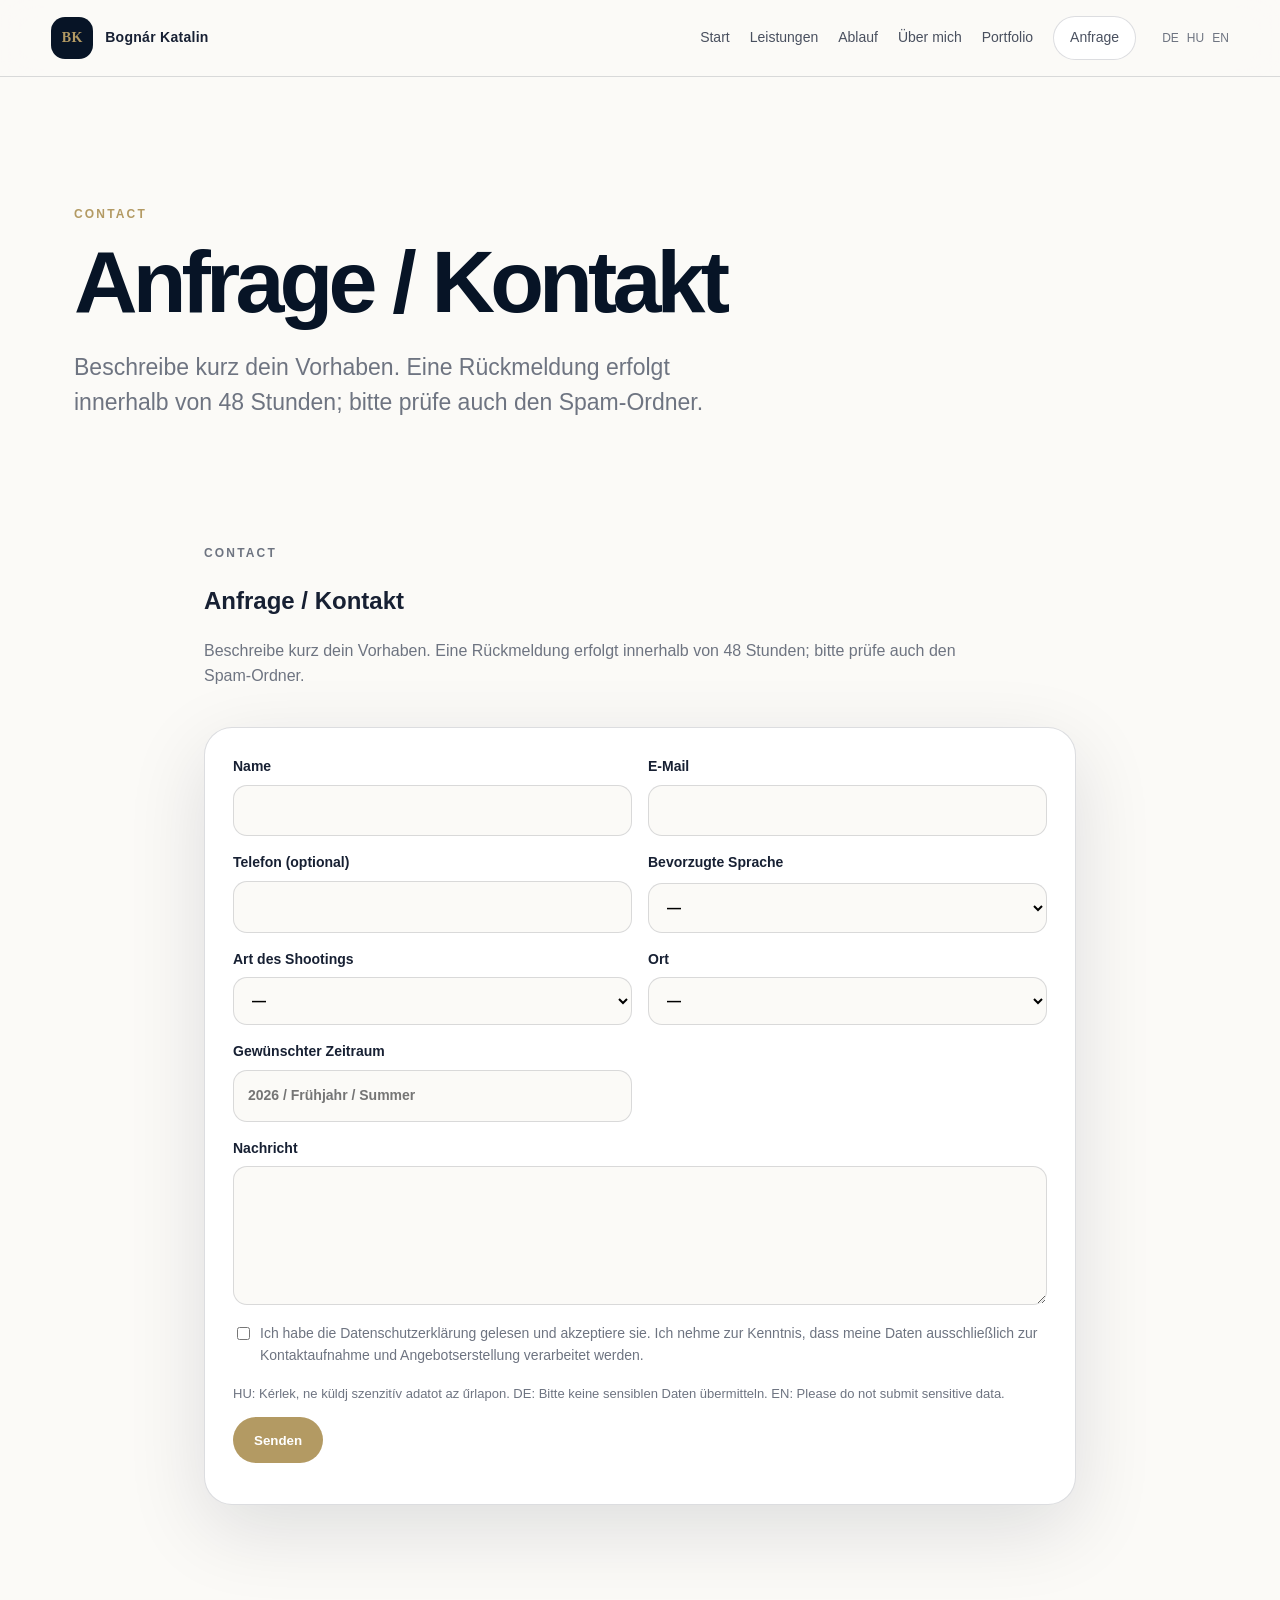
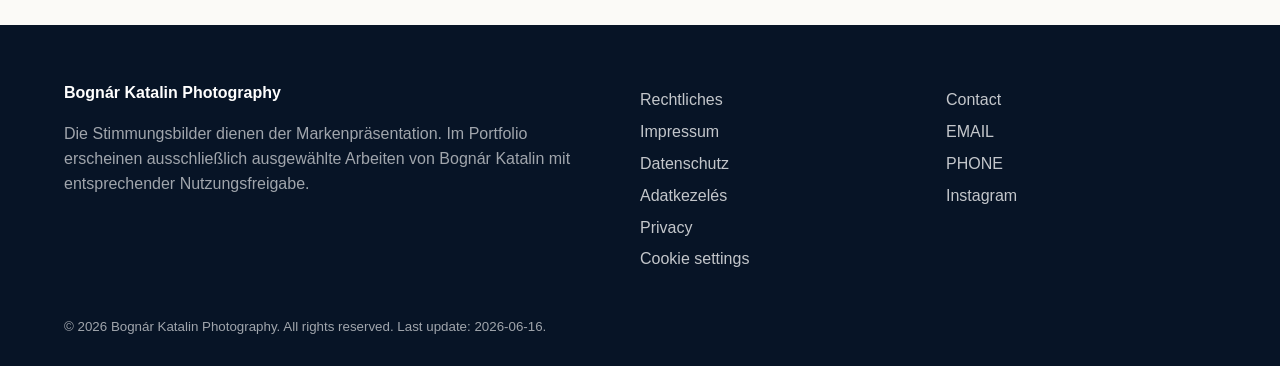
<file: de/anfrage/index.html>
<!doctype html>
<html lang="de-AT">
<head>
<meta charset="utf-8">
<meta name="viewport" content="width=device-width, initial-scale=1">
<title>Anfrage / Kontakt | Bognár Katalin Photography</title>
<meta name="description" content="Einfühlsame Portraitfotografie in Wien und Győr. Natürliche Bilder in ruhiger Atmosphäre auf Deutsch, Ungarisch und Englisch.">
<meta name="robots" content="index,follow,max-image-preview:large">
<link rel="canonical" href="https://DOMAIN/de/anfrage/">

<link rel="alternate" hreflang="de-AT" href="https://DOMAIN/de/">
<link rel="alternate" hreflang="hu-HU" href="https://DOMAIN/hu/">
<link rel="alternate" hreflang="en" href="https://DOMAIN/en/">
<link rel="alternate" hreflang="x-default" href="https://DOMAIN/">
<link rel="preload" as="image" href="/assets/img/hero/bognar-katalin-portrait-photography-vienna-gyor-hero-1600.webp" imagesrcset="/assets/img/hero/bognar-katalin-portrait-photography-vienna-gyor-hero-800.webp 800w, /assets/img/hero/bognar-katalin-portrait-photography-vienna-gyor-hero-1600.webp 1600w" imagesizes="100vw">
<meta property="og:title" content="Anfrage / Kontakt | Bognár Katalin Photography">
<meta property="og:description" content="Einfühlsame Portraitfotografie in Wien und Győr. Natürliche Bilder in ruhiger Atmosphäre auf Deutsch, Ungarisch und Englisch.">
<meta property="og:image" content="https://DOMAIN/assets/img/social/og-bognar-katalin-photography-vienna-gyor-1200x630.webp">
<meta property="og:type" content="website">
<meta property="og:locale" content="de_AT">
<meta property="og:locale:alternate" content="hu_HU">
<meta property="og:locale:alternate" content="de_AT">
<meta property="og:locale:alternate" content="en_US">
<meta name="twitter:card" content="summary_large_image">
<meta name="theme-color" content="#071426">
<link rel="icon" href="/assets/icons/favicon.svg" type="image/svg+xml">
<link rel="apple-touch-icon" href="/assets/icons/icon-180.png">
<link rel="manifest" href="/site.webmanifest">
<link rel="stylesheet" href="/assets/css/styles.css">

</head><body>
<header class="site-header">
  <a class="brand" href="/de/" aria-label="Bognár Katalin Photography home"><span>BK</span><strong>Bognár Katalin</strong></a>
  <button class="nav-toggle" aria-label="Menu" aria-expanded="false"><span></span><span></span></button>
  <nav class="main-nav" aria-label="Main navigation">
    <a href="/de/">Start</a>
    <a href="/de/#services">Leistungen</a>
    <a href="/de/#process">Ablauf</a>
    <a href="/de/ueber-mich/">Über mich</a>
    <a href="/de/portfolio/">Portfolio</a>
    <a class="nav-cta" href="/de/anfrage/">Anfrage</a>
    <span class="lang-switch"><a href="/de/">DE</a><a href="/hu/">HU</a><a href="/en/">EN</a></span>
  </nav>
</header>
<main>
<section class="subpage-hero simple"><div><p class="kicker">Contact</p><h1>Anfrage / Kontakt</h1><p class="lead">Beschreibe kurz dein Vorhaben. Eine Rückmeldung erfolgt innerhalb von 48 Stunden; bitte prüfe auch den Spam-Ordner.</p></div></section><section class="contact-block" id="contact">
  <div class="section-head"><p class="kicker">Contact</p><h2>Anfrage / Kontakt</h2><p>Beschreibe kurz dein Vorhaben. Eine Rückmeldung erfolgt innerhalb von 48 Stunden; bitte prüfe auch den Spam-Ordner.</p></div>
  <form class="contact-form" data-endpoint="GOOGLE_SCRIPT_WEBAPP_URL" data-lang="de" novalidate>
    <input type="text" name="website" tabindex="-1" autocomplete="off" class="honeypot" aria-hidden="true">
    <div class="form-grid">
      <label>Name<input name="name" required autocomplete="name"></label>
      <label>E-Mail<input type="email" name="email" required autocomplete="email"></label>
      <label>Telefon (optional)<input name="phone" autocomplete="tel"></label>
      <label>Bevorzugte Sprache<select name="preferredLanguage" required><option value="">—</option><option>HU</option><option>DE</option><option>EN</option></select></label>
      <label>Art des Shootings<select name="service" required><option value="">—</option><option>Portrait</option><option>Business Portrait / Personal Branding</option><option>Paarshooting</option><option>Familienfotografie</option><option>Diskretes Glamour-Portrait</option><option>Noch nicht sicher</option></select></label>
      <label>Ort<select name="location" required><option value="">—</option><option>Wien</option><option>Győr</option><option>Niederösterreich</option><option>Andere</option></select></label>
      <label>Gewünschter Zeitraum<input name="preferredDate" placeholder="2026 / Frühjahr / Summer"></label>
      <label class="full">Nachricht<textarea name="message" rows="5" required></textarea></label>
    </div>
    <label class="check"><input type="checkbox" name="gdpr" required> <span>Ich habe die Datenschutzerklärung gelesen und akzeptiere sie. Ich nehme zur Kenntnis, dass meine Daten ausschließlich zur Kontaktaufnahme und Angebotserstellung verarbeitet werden.</span></label>
    <p class="sensitive-note">HU: Kérlek, ne küldj szenzitív adatot az űrlapon. DE: Bitte keine sensiblen Daten übermitteln. EN: Please do not submit sensitive data.</p>
    <input type="hidden" name="sourcePage" value="">
    <input type="hidden" name="consentTimestamp" value="">
    <button class="button primary" type="submit">Senden</button>
    <p class="form-status" data-success="Erfolgreich gesendet. Eine Antwort erfolgt innerhalb von 48 Stunden." data-error="Bitte prüfe die Pflichtfelder." role="status"></p>
  </form>
</section>
<script src="/assets/js/form.js" defer></script>
</main>
<footer class="site-footer">
  <div class="footer-grid">
    <div>
      <strong>Bognár Katalin Photography</strong>
      <p>Die Stimmungsbilder dienen der Markenpräsentation. Im Portfolio erscheinen ausschließlich ausgewählte Arbeiten von Bognár Katalin mit entsprechender Nutzungsfreigabe.</p>
    </div>
    <div>
      <span>Rechtliches</span>
      <a href="/legal/impressum.html">Impressum</a>
      <a href="/legal/datenschutz.html">Datenschutz</a>
      <a href="/legal/adatkezeles.html">Adatkezelés</a>
      <a href="/legal/privacy.html">Privacy</a>
      <a href="/legal/cookies.html">Cookie settings</a>
    </div>
    <div>
      <span>Contact</span>
      <a href="mailto:EMAIL">EMAIL</a>
      <a href="tel:PHONE">PHONE</a>
      <a href="INSTAGRAM_URL" rel="me noopener">Instagram</a>
    </div>
  </div>
  <small>© 2026 Bognár Katalin Photography. All rights reserved. Last update: 2026-06-16.</small>
</footer>
<script src="/assets/js/main.js" defer></script>
<script src="/assets/js/consent.js" defer></script>
</body>
</html>
</file>
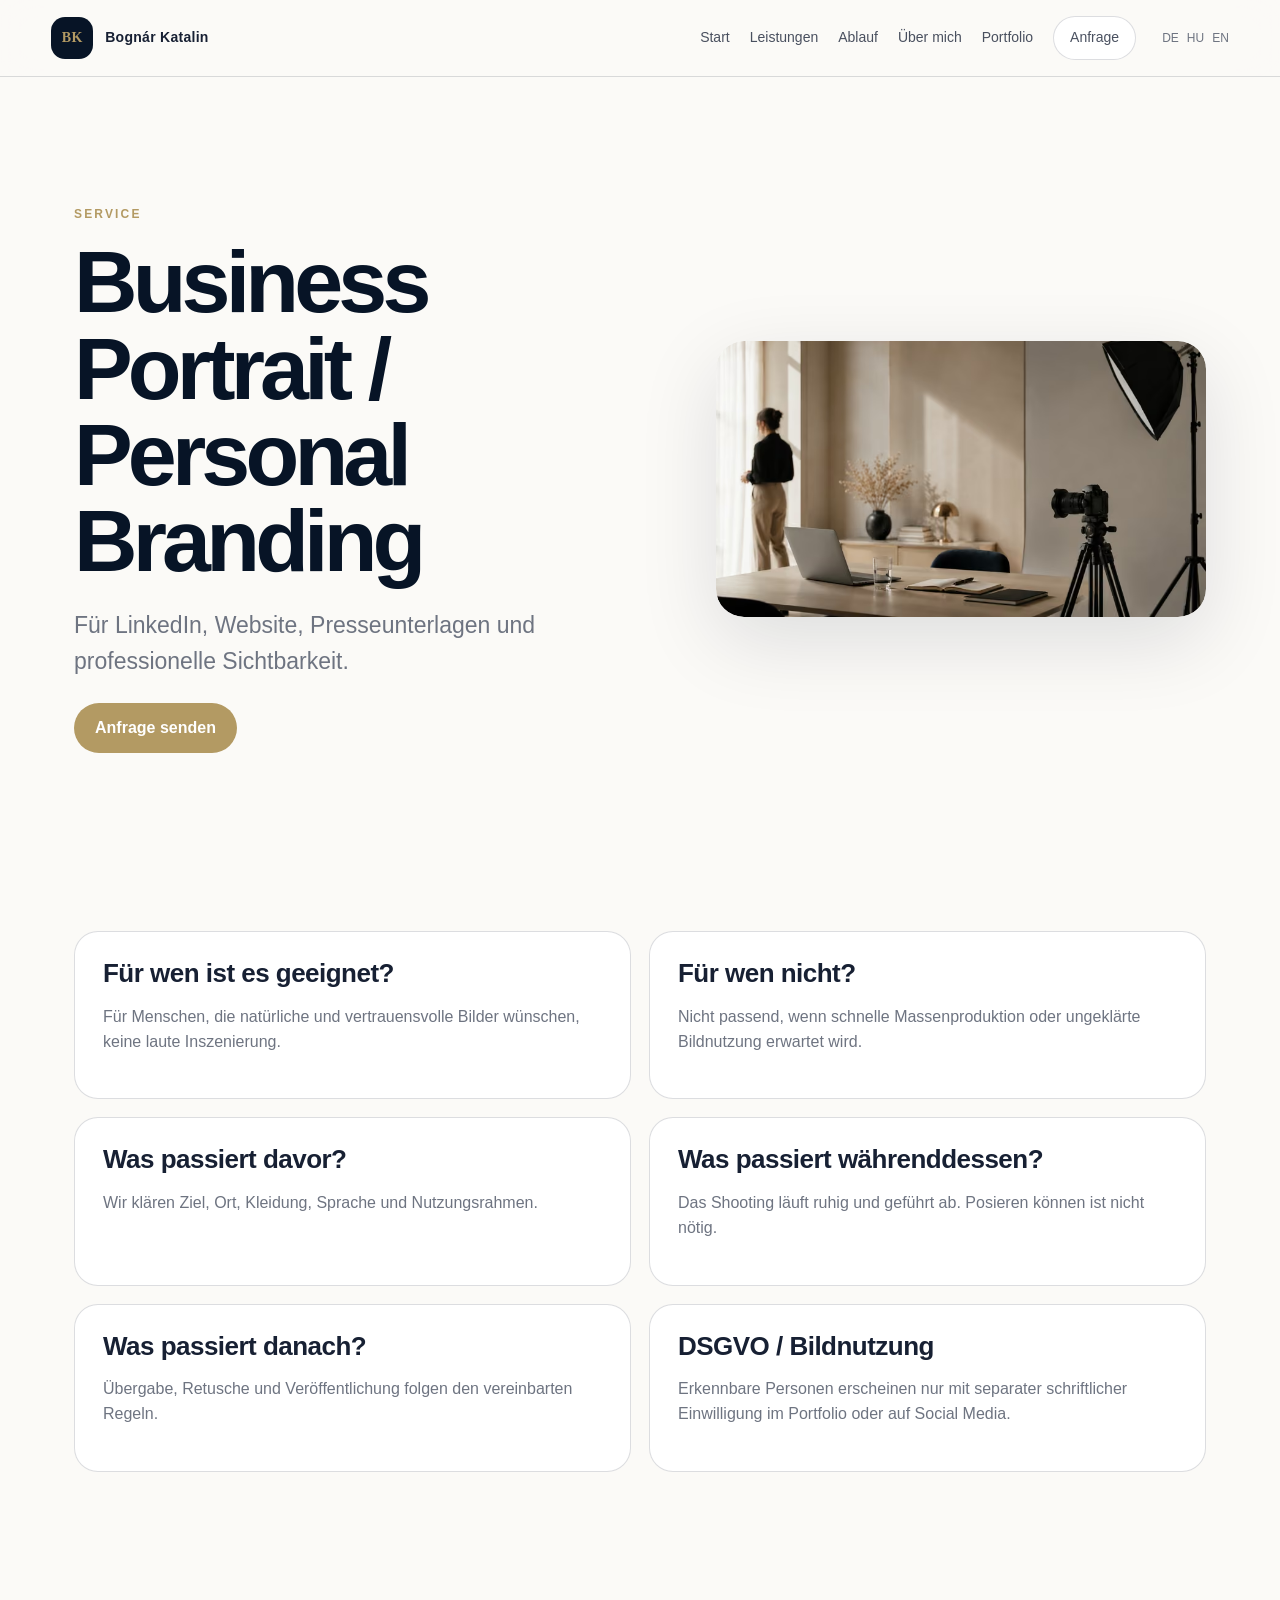
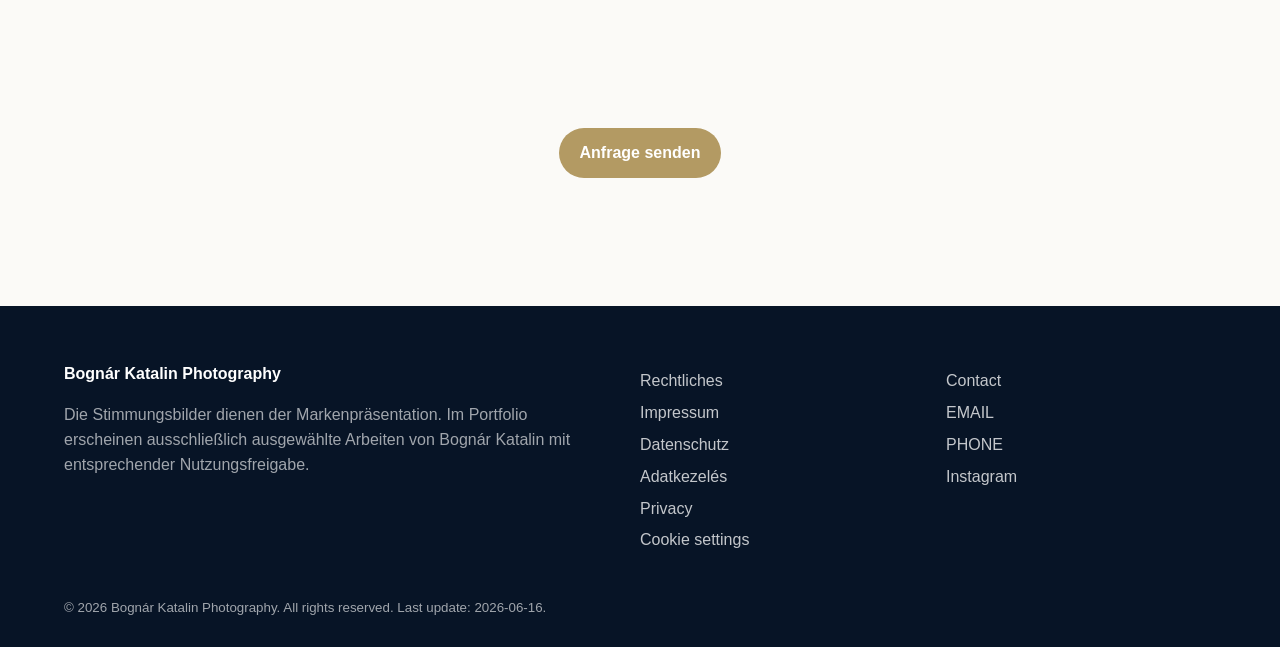
<file: de/business-portrait/index.html>
<!doctype html>
<html lang="de-AT">
<head>
<meta charset="utf-8">
<meta name="viewport" content="width=device-width, initial-scale=1">
<title>Business Portrait / Personal Branding | Bognár Katalin Photography</title>
<meta name="description" content="Für LinkedIn, Website, Presseunterlagen und professionelle Sichtbarkeit.">
<meta name="robots" content="index,follow,max-image-preview:large">
<link rel="canonical" href="https://DOMAIN/de/business-portrait/">

<link rel="alternate" hreflang="de-AT" href="https://DOMAIN/de/">
<link rel="alternate" hreflang="hu-HU" href="https://DOMAIN/hu/">
<link rel="alternate" hreflang="en" href="https://DOMAIN/en/">
<link rel="alternate" hreflang="x-default" href="https://DOMAIN/">
<link rel="preload" as="image" href="/assets/img/hero/bognar-katalin-portrait-photography-vienna-gyor-hero-1600.webp" imagesrcset="/assets/img/hero/bognar-katalin-portrait-photography-vienna-gyor-hero-800.webp 800w, /assets/img/hero/bognar-katalin-portrait-photography-vienna-gyor-hero-1600.webp 1600w" imagesizes="100vw">
<meta property="og:title" content="Business Portrait / Personal Branding | Bognár Katalin Photography">
<meta property="og:description" content="Für LinkedIn, Website, Presseunterlagen und professionelle Sichtbarkeit.">
<meta property="og:image" content="https://DOMAIN/assets/img/social/og-bognar-katalin-photography-vienna-gyor-1200x630.webp">
<meta property="og:type" content="website">
<meta property="og:locale" content="de_AT">
<meta property="og:locale:alternate" content="hu_HU">
<meta property="og:locale:alternate" content="de_AT">
<meta property="og:locale:alternate" content="en_US">
<meta name="twitter:card" content="summary_large_image">
<meta name="theme-color" content="#071426">
<link rel="icon" href="/assets/icons/favicon.svg" type="image/svg+xml">
<link rel="apple-touch-icon" href="/assets/icons/icon-180.png">
<link rel="manifest" href="/site.webmanifest">
<link rel="stylesheet" href="/assets/css/styles.css">

</head><body>
<header class="site-header">
  <a class="brand" href="/de/" aria-label="Bognár Katalin Photography home"><span>BK</span><strong>Bognár Katalin</strong></a>
  <button class="nav-toggle" aria-label="Menu" aria-expanded="false"><span></span><span></span></button>
  <nav class="main-nav" aria-label="Main navigation">
    <a href="/de/">Start</a>
    <a href="/de/#services">Leistungen</a>
    <a href="/de/#process">Ablauf</a>
    <a href="/de/ueber-mich/">Über mich</a>
    <a href="/de/portfolio/">Portfolio</a>
    <a class="nav-cta" href="/de/anfrage/">Anfrage</a>
    <span class="lang-switch"><a href="/de/">DE</a><a href="/hu/">HU</a><a href="/en/">EN</a></span>
  </nav>
</header>
<main>
<section class="subpage-hero"><div><p class="kicker">Service</p><h1>Business Portrait / Personal Branding</h1><p class="lead">Für LinkedIn, Website, Presseunterlagen und professionelle Sichtbarkeit.</p><a class="button primary" href="/de/anfrage/">Anfrage senden</a></div><picture class="rounded-img">
  <source type="image/avif" srcset="/assets/img/services/business-portrait-personal-branding-vienna-800.avif 800w, /assets/img/services/business-portrait-personal-branding-vienna-1200.avif 1200w" sizes="(max-width: 800px) 100vw, 50vw">
  <source type="image/webp" srcset="/assets/img/services/business-portrait-personal-branding-vienna-800.webp 800w, /assets/img/services/business-portrait-personal-branding-vienna-1200.webp 1200w" sizes="(max-width: 800px) 100vw, 50vw">
  <img src="/assets/img/services/business-portrait-personal-branding-vienna-800.webp" alt="Business Portrait und Personal Branding Fotografie in Wien für Unternehmer und Fachleute" width="800" height="450" decoding="async" loading="lazy">
</picture></section>
<section class="section content-grid"><article><h2>Für wen ist es geeignet?</h2><p>Für Menschen, die natürliche und vertrauensvolle Bilder wünschen, keine laute Inszenierung.</p></article><article><h2>Für wen nicht?</h2><p>Nicht passend, wenn schnelle Massenproduktion oder ungeklärte Bildnutzung erwartet wird.</p></article><article><h2>Was passiert davor?</h2><p>Wir klären Ziel, Ort, Kleidung, Sprache und Nutzungsrahmen.</p></article><article><h2>Was passiert währenddessen?</h2><p>Das Shooting läuft ruhig und geführt ab. Posieren können ist nicht nötig.</p></article><article><h2>Was passiert danach?</h2><p>Übergabe, Retusche und Veröffentlichung folgen den vereinbarten Regeln.</p></article><article><h2>DSGVO / Bildnutzung</h2><p>Erkennbare Personen erscheinen nur mit separater schriftlicher Einwilligung im Portfolio oder auf Social Media.</p></article></section>
<section class="section center"><a class="button primary" href="/de/anfrage/">Anfrage senden</a></section>
</main>
<footer class="site-footer">
  <div class="footer-grid">
    <div>
      <strong>Bognár Katalin Photography</strong>
      <p>Die Stimmungsbilder dienen der Markenpräsentation. Im Portfolio erscheinen ausschließlich ausgewählte Arbeiten von Bognár Katalin mit entsprechender Nutzungsfreigabe.</p>
    </div>
    <div>
      <span>Rechtliches</span>
      <a href="/legal/impressum.html">Impressum</a>
      <a href="/legal/datenschutz.html">Datenschutz</a>
      <a href="/legal/adatkezeles.html">Adatkezelés</a>
      <a href="/legal/privacy.html">Privacy</a>
      <a href="/legal/cookies.html">Cookie settings</a>
    </div>
    <div>
      <span>Contact</span>
      <a href="mailto:EMAIL">EMAIL</a>
      <a href="tel:PHONE">PHONE</a>
      <a href="INSTAGRAM_URL" rel="me noopener">Instagram</a>
    </div>
  </div>
  <small>© 2026 Bognár Katalin Photography. All rights reserved. Last update: 2026-06-16.</small>
</footer>
<script src="/assets/js/main.js" defer></script>
<script src="/assets/js/consent.js" defer></script>
</body>
</html>
</file>
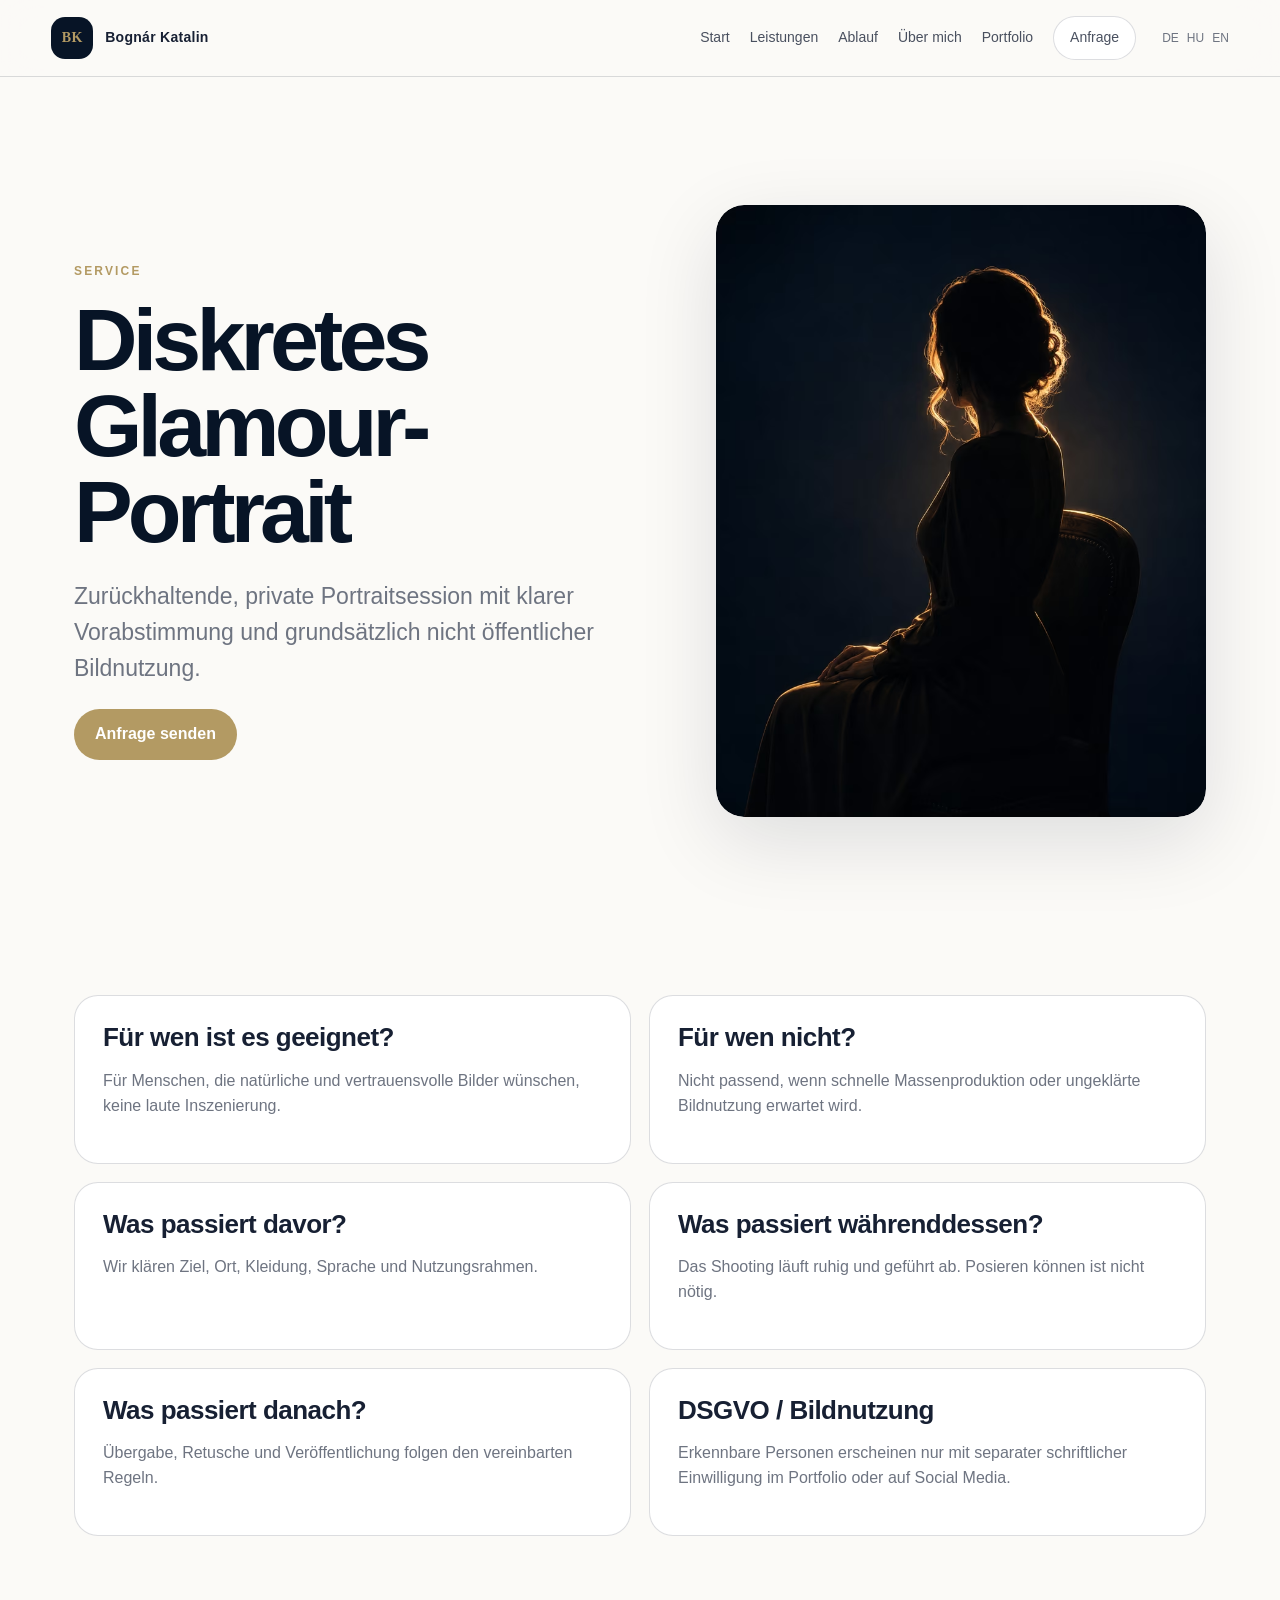
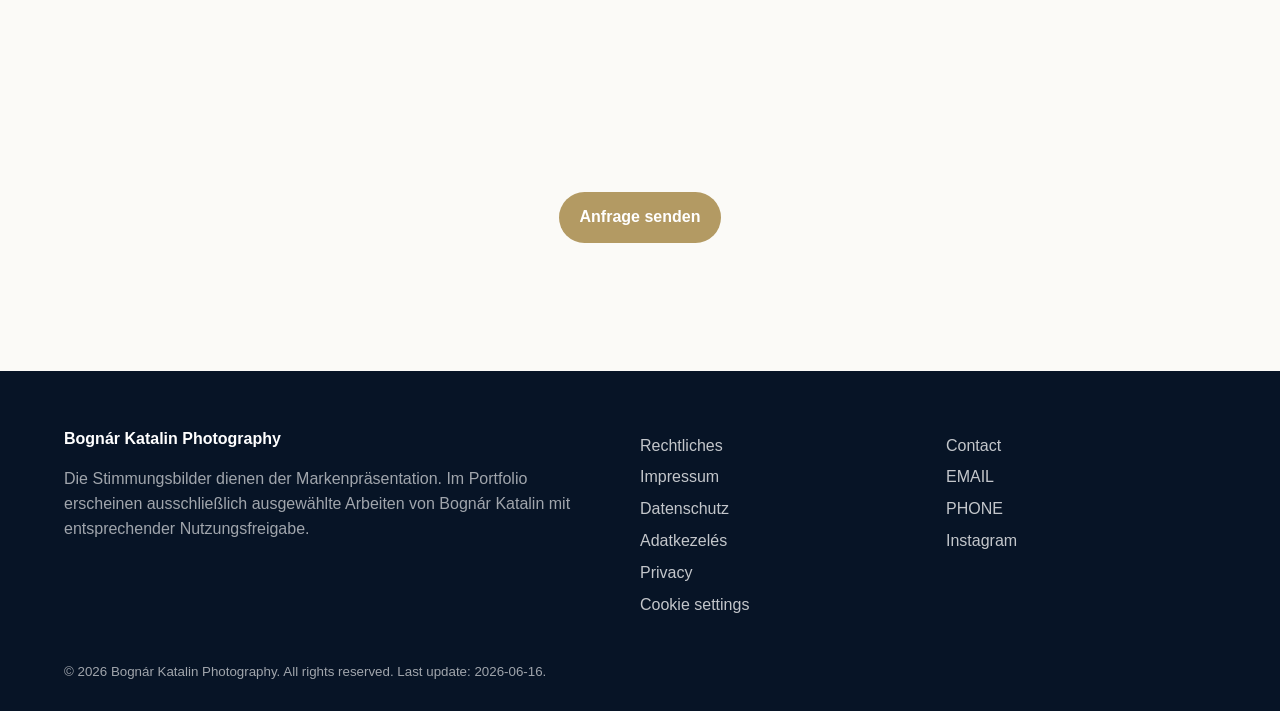
<file: de/diskretes-glamour-portrait/index.html>
<!doctype html>
<html lang="de-AT">
<head>
<meta charset="utf-8">
<meta name="viewport" content="width=device-width, initial-scale=1">
<title>Diskretes Glamour-Portrait | Bognár Katalin Photography</title>
<meta name="description" content="Zurückhaltende, private Portraitsession mit klarer Vorabstimmung und grundsätzlich nicht öffentlicher Bildnutzung.">
<meta name="robots" content="index,follow,max-image-preview:large">
<link rel="canonical" href="https://DOMAIN/de/diskretes-glamour-portrait/">

<link rel="alternate" hreflang="de-AT" href="https://DOMAIN/de/diskretes-glamour-portrait/">
<link rel="alternate" hreflang="hu-HU" href="https://DOMAIN/hu/diszkret-glamour-portre/">
<link rel="alternate" hreflang="en" href="https://DOMAIN/en/discreet-glamour-portrait/">
<link rel="alternate" hreflang="x-default" href="https://DOMAIN/de/diskretes-glamour-portrait/">
<link rel="preload" as="image" href="/assets/img/hero/bognar-katalin-portrait-photography-vienna-gyor-hero-1600.webp" imagesrcset="/assets/img/hero/bognar-katalin-portrait-photography-vienna-gyor-hero-800.webp 800w, /assets/img/hero/bognar-katalin-portrait-photography-vienna-gyor-hero-1600.webp 1600w" imagesizes="100vw">
<meta property="og:title" content="Diskretes Glamour-Portrait | Bognár Katalin Photography">
<meta property="og:description" content="Zurückhaltende, private Portraitsession mit klarer Vorabstimmung und grundsätzlich nicht öffentlicher Bildnutzung.">
<meta property="og:image" content="https://DOMAIN/assets/img/social/og-bognar-katalin-photography-vienna-gyor-1200x630.webp">
<meta property="og:type" content="website">
<meta property="og:locale" content="de_AT">
<meta property="og:locale:alternate" content="hu_HU">
<meta property="og:locale:alternate" content="en_US">
<meta name="twitter:card" content="summary_large_image">
<meta name="theme-color" content="#071426">
<link rel="icon" href="/assets/icons/favicon.svg" type="image/svg+xml">
<link rel="apple-touch-icon" href="/assets/icons/icon-180.png">
<link rel="manifest" href="/site.webmanifest">
<link rel="stylesheet" href="/assets/css/styles.css">

</head><body>
<header class="site-header">
  <a class="brand" href="/de/" aria-label="Bognár Katalin Photography home"><span>BK</span><strong>Bognár Katalin</strong></a>
  <button class="nav-toggle" aria-label="Menu" aria-expanded="false"><span></span><span></span></button>
  <nav class="main-nav" aria-label="Main navigation">
    <a href="/de/">Start</a>
    <a href="/de/#services">Leistungen</a>
    <a href="/de/#process">Ablauf</a>
    <a href="/de/ueber-mich/">Über mich</a>
    <a href="/de/portfolio/">Portfolio</a>
    <a class="nav-cta" href="/de/anfrage/">Anfrage</a>
    <span class="lang-switch"><a href="/de/diskretes-glamour-portrait/">DE</a><a href="/hu/diszkret-glamour-portre/">HU</a><a href="/en/discreet-glamour-portrait/">EN</a></span>
  </nav>
</header>
<main>
<section class="subpage-hero"><div><p class="kicker">Service</p><h1>Diskretes Glamour-Portrait</h1><p class="lead">Zurückhaltende, private Portraitsession mit klarer Vorabstimmung und grundsätzlich nicht öffentlicher Bildnutzung.</p><a class="button primary" href="/de/anfrage/">Anfrage senden</a></div><picture class="rounded-img">
  <source type="image/avif" srcset="/assets/img/services/discreet-glamour-portrait-private-session-800.avif 800w, /assets/img/services/discreet-glamour-portrait-private-session-1200.avif 1200w" sizes="(max-width: 800px) 100vw, 50vw">
  <source type="image/webp" srcset="/assets/img/services/discreet-glamour-portrait-private-session-800.webp 800w, /assets/img/services/discreet-glamour-portrait-private-session-1200.webp 1200w" sizes="(max-width: 800px) 100vw, 50vw">
  <img src="/assets/img/services/discreet-glamour-portrait-private-session-800.webp" alt="Diskretes Glamour-Portraitshooting in eleganter, vertrauensvoller und zurückhaltender Studioatmosphäre" width="800" height="1000" decoding="async" loading="lazy">
</picture></section>
<section class="section content-grid"><article><h2>Für wen ist es geeignet?</h2><p>Für Menschen, die natürliche und vertrauensvolle Bilder wünschen, keine laute Inszenierung.</p></article><article><h2>Für wen nicht?</h2><p>Nicht passend, wenn schnelle Massenproduktion oder ungeklärte Bildnutzung erwartet wird.</p></article><article><h2>Was passiert davor?</h2><p>Wir klären Ziel, Ort, Kleidung, Sprache und Nutzungsrahmen.</p></article><article><h2>Was passiert währenddessen?</h2><p>Das Shooting läuft ruhig und geführt ab. Posieren können ist nicht nötig.</p></article><article><h2>Was passiert danach?</h2><p>Übergabe, Retusche und Veröffentlichung folgen den vereinbarten Regeln.</p></article><article><h2>DSGVO / Bildnutzung</h2><p>Erkennbare Personen erscheinen nur mit separater schriftlicher Einwilligung im Portfolio oder auf Social Media.</p></article></section>
<section class="section center"><a class="button primary" href="/de/anfrage/">Anfrage senden</a></section>
</main>
<footer class="site-footer">
  <div class="footer-grid">
    <div>
      <strong>Bognár Katalin Photography</strong>
      <p>Die Stimmungsbilder dienen der Markenpräsentation. Im Portfolio erscheinen ausschließlich ausgewählte Arbeiten von Bognár Katalin mit entsprechender Nutzungsfreigabe.</p>
    </div>
    <div>
      <span>Rechtliches</span>
      <a href="/legal/impressum.html">Impressum</a>
      <a href="/legal/datenschutz.html">Datenschutz</a>
      <a href="/legal/adatkezeles.html">Adatkezelés</a>
      <a href="/legal/privacy.html">Privacy</a>
      <a href="/legal/cookies.html">Cookie settings</a>
    </div>
    <div>
      <span>Contact</span>
      <a href="mailto:EMAIL">EMAIL</a>
      <a href="tel:PHONE">PHONE</a>
      <a href="INSTAGRAM_URL" rel="me noopener">Instagram</a>
    </div>
  </div>
  <small>© 2026 Bognár Katalin Photography. All rights reserved. Last update: 2026-06-16.</small>
</footer>
<script src="/assets/js/main.js" defer></script>
<script src="/assets/js/consent.js" defer></script>
</body>
</html>
</file>
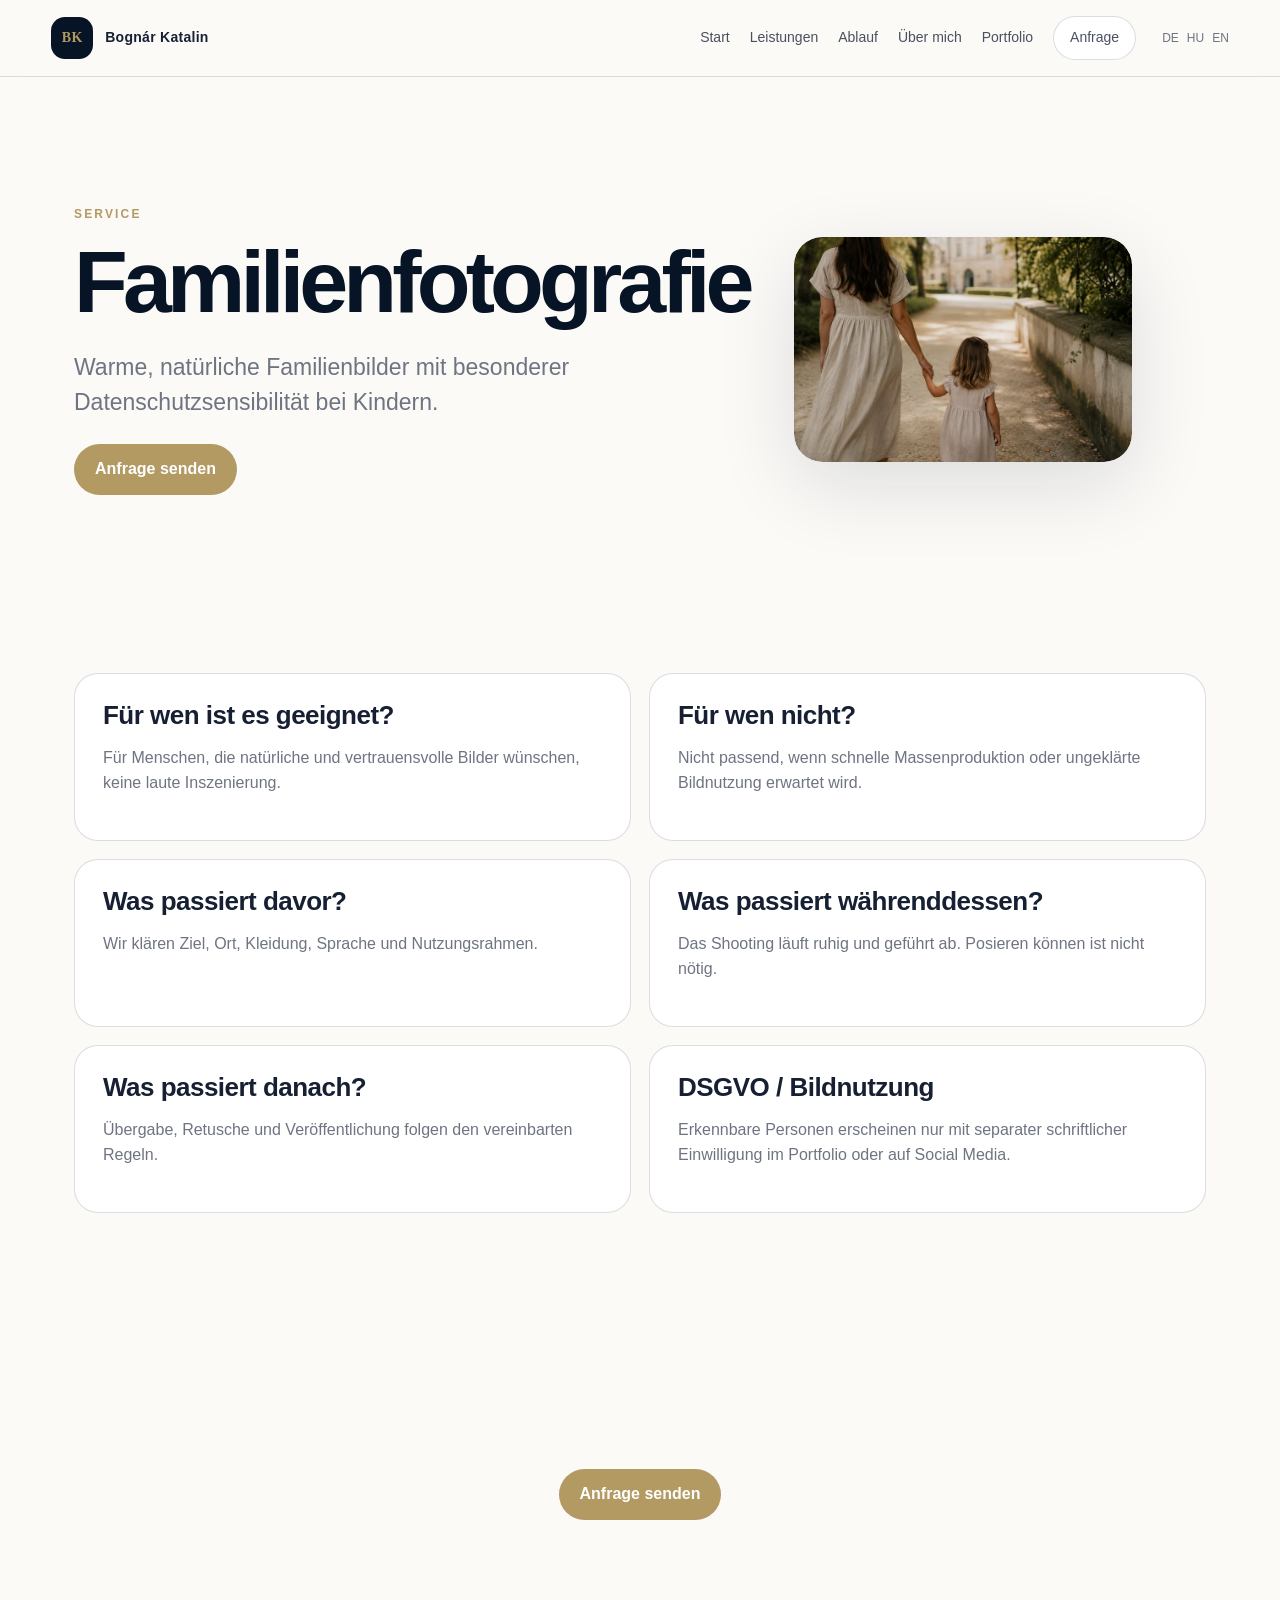
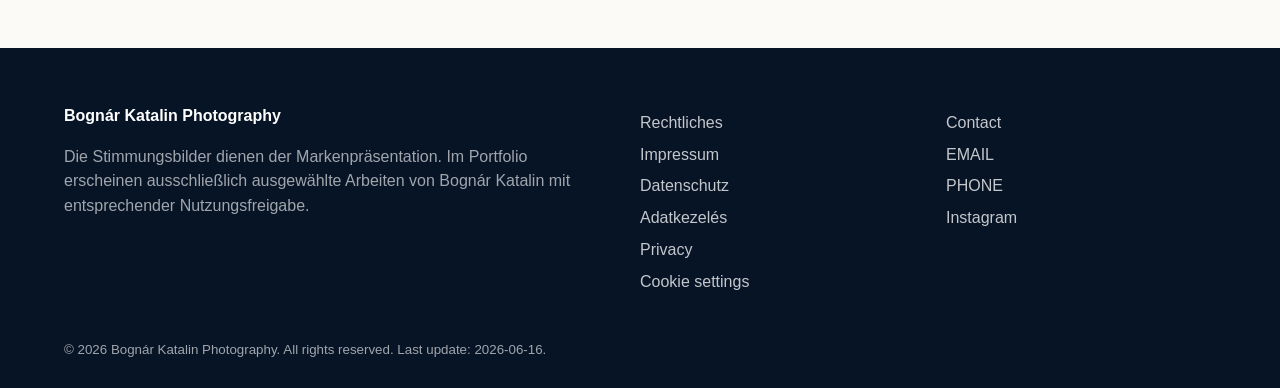
<file: de/familienfotografie/index.html>
<!doctype html>
<html lang="de-AT">
<head>
<meta charset="utf-8">
<meta name="viewport" content="width=device-width, initial-scale=1">
<title>Familienfotografie | Bognár Katalin Photography</title>
<meta name="description" content="Warme, natürliche Familienbilder mit besonderer Datenschutzsensibilität bei Kindern.">
<meta name="robots" content="index,follow,max-image-preview:large">
<link rel="canonical" href="https://DOMAIN/de/familienfotografie/">

<link rel="alternate" hreflang="de-AT" href="https://DOMAIN/de/">
<link rel="alternate" hreflang="hu-HU" href="https://DOMAIN/hu/">
<link rel="alternate" hreflang="en" href="https://DOMAIN/en/">
<link rel="alternate" hreflang="x-default" href="https://DOMAIN/">
<link rel="preload" as="image" href="/assets/img/hero/bognar-katalin-portrait-photography-vienna-gyor-hero-1600.webp" imagesrcset="/assets/img/hero/bognar-katalin-portrait-photography-vienna-gyor-hero-800.webp 800w, /assets/img/hero/bognar-katalin-portrait-photography-vienna-gyor-hero-1600.webp 1600w" imagesizes="100vw">
<meta property="og:title" content="Familienfotografie | Bognár Katalin Photography">
<meta property="og:description" content="Warme, natürliche Familienbilder mit besonderer Datenschutzsensibilität bei Kindern.">
<meta property="og:image" content="https://DOMAIN/assets/img/social/og-bognar-katalin-photography-vienna-gyor-1200x630.webp">
<meta property="og:type" content="website">
<meta property="og:locale" content="de_AT">
<meta property="og:locale:alternate" content="hu_HU">
<meta property="og:locale:alternate" content="de_AT">
<meta property="og:locale:alternate" content="en_US">
<meta name="twitter:card" content="summary_large_image">
<meta name="theme-color" content="#071426">
<link rel="icon" href="/assets/icons/favicon.svg" type="image/svg+xml">
<link rel="apple-touch-icon" href="/assets/icons/icon-180.png">
<link rel="manifest" href="/site.webmanifest">
<link rel="stylesheet" href="/assets/css/styles.css">

</head><body>
<header class="site-header">
  <a class="brand" href="/de/" aria-label="Bognár Katalin Photography home"><span>BK</span><strong>Bognár Katalin</strong></a>
  <button class="nav-toggle" aria-label="Menu" aria-expanded="false"><span></span><span></span></button>
  <nav class="main-nav" aria-label="Main navigation">
    <a href="/de/">Start</a>
    <a href="/de/#services">Leistungen</a>
    <a href="/de/#process">Ablauf</a>
    <a href="/de/ueber-mich/">Über mich</a>
    <a href="/de/portfolio/">Portfolio</a>
    <a class="nav-cta" href="/de/anfrage/">Anfrage</a>
    <span class="lang-switch"><a href="/de/">DE</a><a href="/hu/">HU</a><a href="/en/">EN</a></span>
  </nav>
</header>
<main>
<section class="subpage-hero"><div><p class="kicker">Service</p><h1>Familienfotografie</h1><p class="lead">Warme, natürliche Familienbilder mit besonderer Datenschutzsensibilität bei Kindern.</p><a class="button primary" href="/de/anfrage/">Anfrage senden</a></div><picture class="rounded-img">
  <source type="image/avif" srcset="/assets/img/services/family-photography-privacy-safe-800.avif 800w, /assets/img/services/family-photography-privacy-safe-1200.avif 1200w" sizes="(max-width: 800px) 100vw, 50vw">
  <source type="image/webp" srcset="/assets/img/services/family-photography-privacy-safe-800.webp 800w, /assets/img/services/family-photography-privacy-safe-1200.webp 1200w" sizes="(max-width: 800px) 100vw, 50vw">
  <img src="/assets/img/services/family-photography-privacy-safe-800.webp" alt="Familienfotografie in natürlicher Atmosphäre mit datenschutzbewusster Darstellung" width="800" height="533" decoding="async" loading="lazy">
</picture></section>
<section class="section content-grid"><article><h2>Für wen ist es geeignet?</h2><p>Für Menschen, die natürliche und vertrauensvolle Bilder wünschen, keine laute Inszenierung.</p></article><article><h2>Für wen nicht?</h2><p>Nicht passend, wenn schnelle Massenproduktion oder ungeklärte Bildnutzung erwartet wird.</p></article><article><h2>Was passiert davor?</h2><p>Wir klären Ziel, Ort, Kleidung, Sprache und Nutzungsrahmen.</p></article><article><h2>Was passiert währenddessen?</h2><p>Das Shooting läuft ruhig und geführt ab. Posieren können ist nicht nötig.</p></article><article><h2>Was passiert danach?</h2><p>Übergabe, Retusche und Veröffentlichung folgen den vereinbarten Regeln.</p></article><article><h2>DSGVO / Bildnutzung</h2><p>Erkennbare Personen erscheinen nur mit separater schriftlicher Einwilligung im Portfolio oder auf Social Media.</p></article></section>
<section class="section center"><a class="button primary" href="/de/anfrage/">Anfrage senden</a></section>
</main>
<footer class="site-footer">
  <div class="footer-grid">
    <div>
      <strong>Bognár Katalin Photography</strong>
      <p>Die Stimmungsbilder dienen der Markenpräsentation. Im Portfolio erscheinen ausschließlich ausgewählte Arbeiten von Bognár Katalin mit entsprechender Nutzungsfreigabe.</p>
    </div>
    <div>
      <span>Rechtliches</span>
      <a href="/legal/impressum.html">Impressum</a>
      <a href="/legal/datenschutz.html">Datenschutz</a>
      <a href="/legal/adatkezeles.html">Adatkezelés</a>
      <a href="/legal/privacy.html">Privacy</a>
      <a href="/legal/cookies.html">Cookie settings</a>
    </div>
    <div>
      <span>Contact</span>
      <a href="mailto:EMAIL">EMAIL</a>
      <a href="tel:PHONE">PHONE</a>
      <a href="INSTAGRAM_URL" rel="me noopener">Instagram</a>
    </div>
  </div>
  <small>© 2026 Bognár Katalin Photography. All rights reserved. Last update: 2026-06-16.</small>
</footer>
<script src="/assets/js/main.js" defer></script>
<script src="/assets/js/consent.js" defer></script>
</body>
</html>
</file>
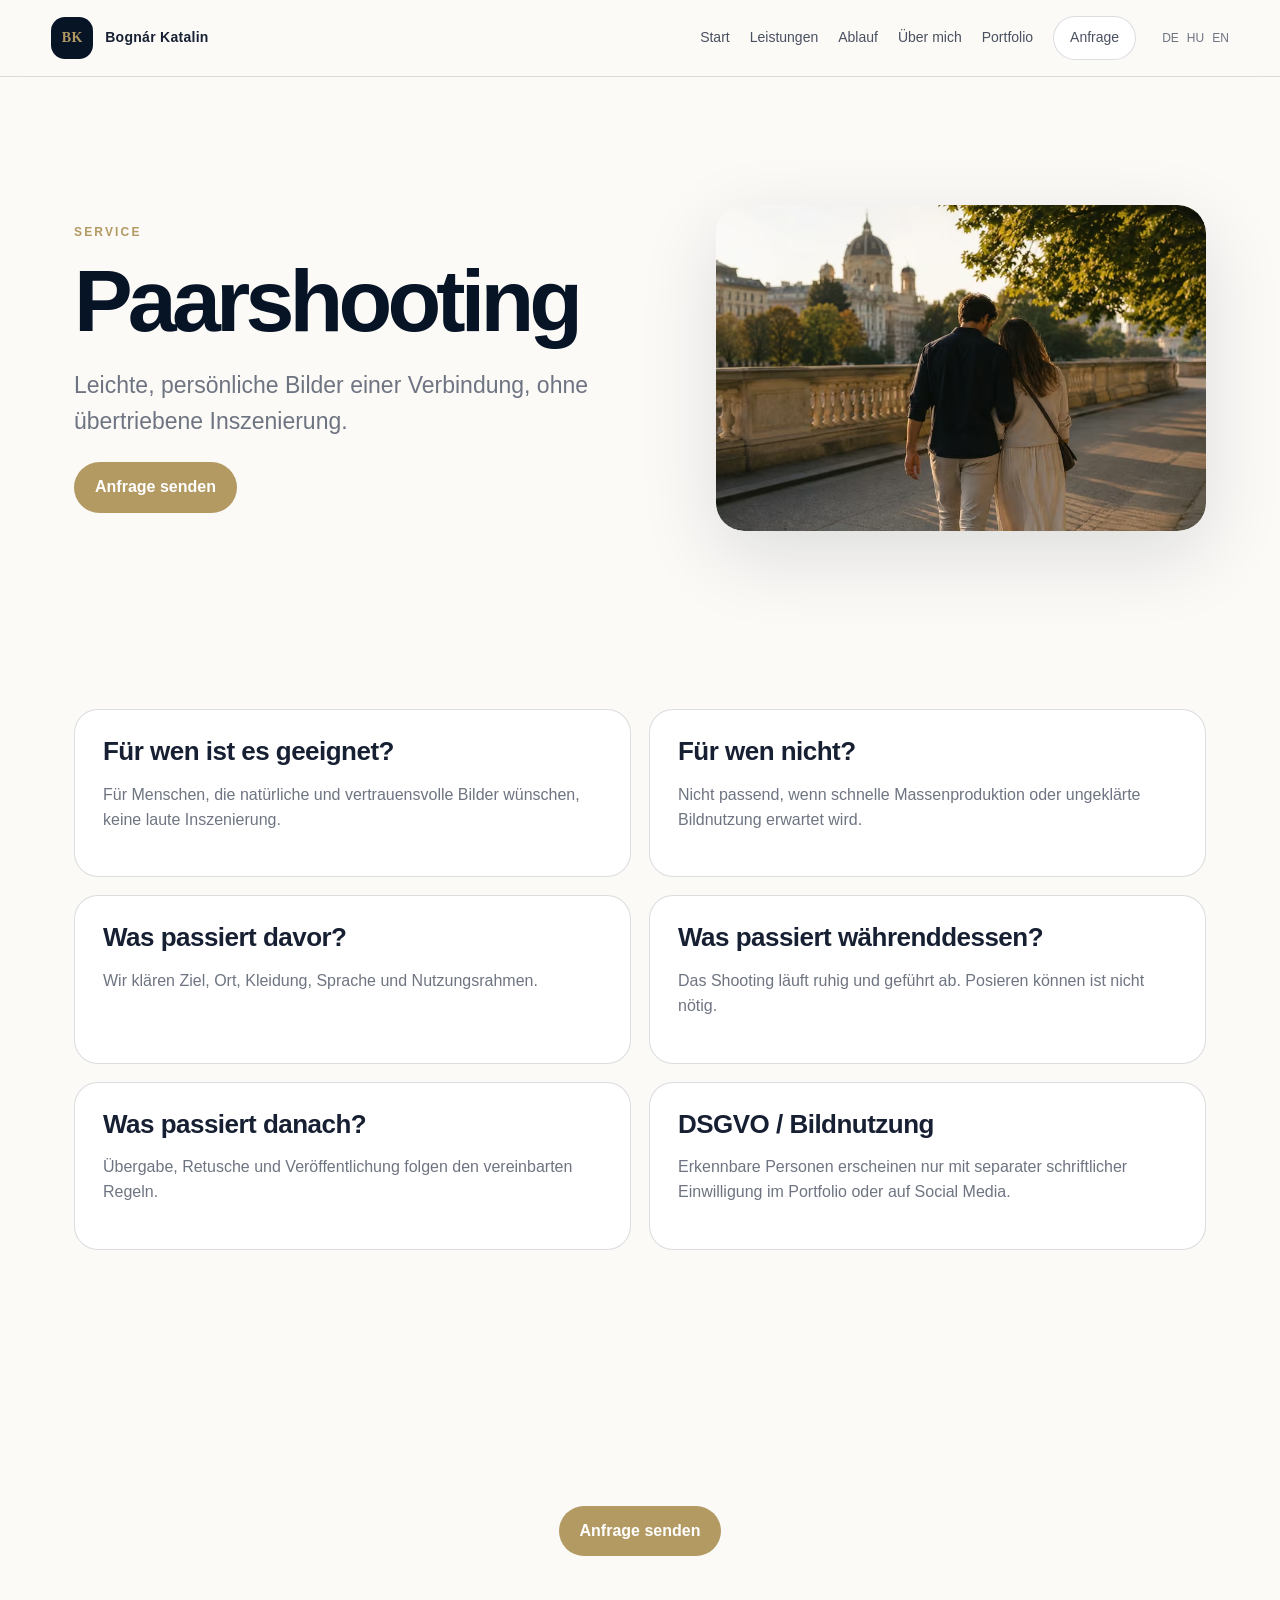
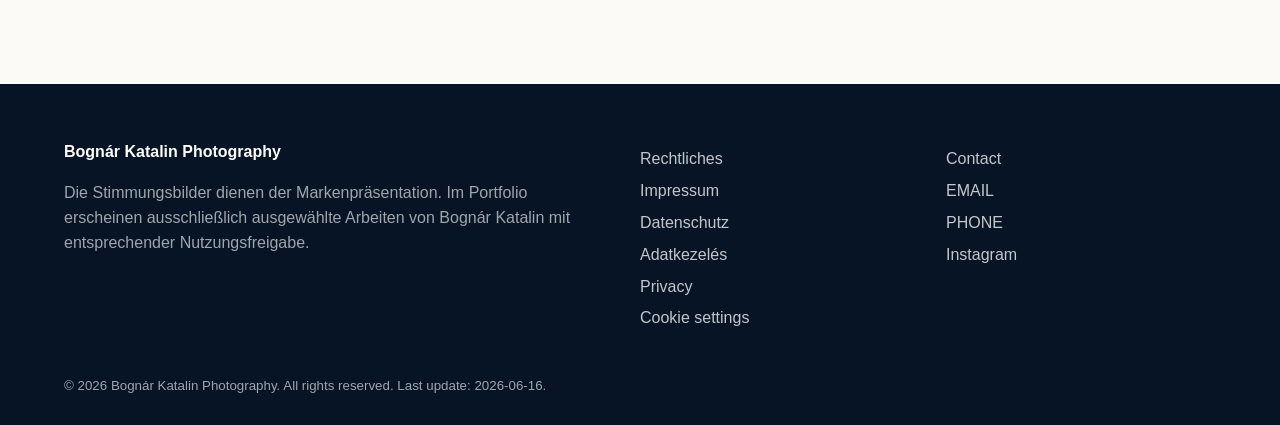
<file: de/paarshooting/index.html>
<!doctype html>
<html lang="de-AT">
<head>
<meta charset="utf-8">
<meta name="viewport" content="width=device-width, initial-scale=1">
<title>Paarshooting | Bognár Katalin Photography</title>
<meta name="description" content="Leichte, persönliche Bilder einer Verbindung, ohne übertriebene Inszenierung.">
<meta name="robots" content="index,follow,max-image-preview:large">
<link rel="canonical" href="https://DOMAIN/de/paarshooting/">

<link rel="alternate" hreflang="de-AT" href="https://DOMAIN/de/">
<link rel="alternate" hreflang="hu-HU" href="https://DOMAIN/hu/">
<link rel="alternate" hreflang="en" href="https://DOMAIN/en/">
<link rel="alternate" hreflang="x-default" href="https://DOMAIN/">
<link rel="preload" as="image" href="/assets/img/hero/bognar-katalin-portrait-photography-vienna-gyor-hero-1600.webp" imagesrcset="/assets/img/hero/bognar-katalin-portrait-photography-vienna-gyor-hero-800.webp 800w, /assets/img/hero/bognar-katalin-portrait-photography-vienna-gyor-hero-1600.webp 1600w" imagesizes="100vw">
<meta property="og:title" content="Paarshooting | Bognár Katalin Photography">
<meta property="og:description" content="Leichte, persönliche Bilder einer Verbindung, ohne übertriebene Inszenierung.">
<meta property="og:image" content="https://DOMAIN/assets/img/social/og-bognar-katalin-photography-vienna-gyor-1200x630.webp">
<meta property="og:type" content="website">
<meta property="og:locale" content="de_AT">
<meta property="og:locale:alternate" content="hu_HU">
<meta property="og:locale:alternate" content="de_AT">
<meta property="og:locale:alternate" content="en_US">
<meta name="twitter:card" content="summary_large_image">
<meta name="theme-color" content="#071426">
<link rel="icon" href="/assets/icons/favicon.svg" type="image/svg+xml">
<link rel="apple-touch-icon" href="/assets/icons/icon-180.png">
<link rel="manifest" href="/site.webmanifest">
<link rel="stylesheet" href="/assets/css/styles.css">

</head><body>
<header class="site-header">
  <a class="brand" href="/de/" aria-label="Bognár Katalin Photography home"><span>BK</span><strong>Bognár Katalin</strong></a>
  <button class="nav-toggle" aria-label="Menu" aria-expanded="false"><span></span><span></span></button>
  <nav class="main-nav" aria-label="Main navigation">
    <a href="/de/">Start</a>
    <a href="/de/#services">Leistungen</a>
    <a href="/de/#process">Ablauf</a>
    <a href="/de/ueber-mich/">Über mich</a>
    <a href="/de/portfolio/">Portfolio</a>
    <a class="nav-cta" href="/de/anfrage/">Anfrage</a>
    <span class="lang-switch"><a href="/de/">DE</a><a href="/hu/">HU</a><a href="/en/">EN</a></span>
  </nav>
</header>
<main>
<section class="subpage-hero"><div><p class="kicker">Service</p><h1>Paarshooting</h1><p class="lead">Leichte, persönliche Bilder einer Verbindung, ohne übertriebene Inszenierung.</p><a class="button primary" href="/de/anfrage/">Anfrage senden</a></div><picture class="rounded-img">
  <source type="image/avif" srcset="/assets/img/services/couple-photography-vienna-gyor-800.avif 800w, /assets/img/services/couple-photography-vienna-gyor-1200.avif 1200w" sizes="(max-width: 800px) 100vw, 50vw">
  <source type="image/webp" srcset="/assets/img/services/couple-photography-vienna-gyor-800.webp 800w, /assets/img/services/couple-photography-vienna-gyor-1200.webp 1200w" sizes="(max-width: 800px) 100vw, 50vw">
  <img src="/assets/img/services/couple-photography-vienna-gyor-800.webp" alt="Natürliches Paarshooting in Wien und Győr in entspannter Outdoor-Atmosphäre" width="800" height="533" decoding="async" loading="lazy">
</picture></section>
<section class="section content-grid"><article><h2>Für wen ist es geeignet?</h2><p>Für Menschen, die natürliche und vertrauensvolle Bilder wünschen, keine laute Inszenierung.</p></article><article><h2>Für wen nicht?</h2><p>Nicht passend, wenn schnelle Massenproduktion oder ungeklärte Bildnutzung erwartet wird.</p></article><article><h2>Was passiert davor?</h2><p>Wir klären Ziel, Ort, Kleidung, Sprache und Nutzungsrahmen.</p></article><article><h2>Was passiert währenddessen?</h2><p>Das Shooting läuft ruhig und geführt ab. Posieren können ist nicht nötig.</p></article><article><h2>Was passiert danach?</h2><p>Übergabe, Retusche und Veröffentlichung folgen den vereinbarten Regeln.</p></article><article><h2>DSGVO / Bildnutzung</h2><p>Erkennbare Personen erscheinen nur mit separater schriftlicher Einwilligung im Portfolio oder auf Social Media.</p></article></section>
<section class="section center"><a class="button primary" href="/de/anfrage/">Anfrage senden</a></section>
</main>
<footer class="site-footer">
  <div class="footer-grid">
    <div>
      <strong>Bognár Katalin Photography</strong>
      <p>Die Stimmungsbilder dienen der Markenpräsentation. Im Portfolio erscheinen ausschließlich ausgewählte Arbeiten von Bognár Katalin mit entsprechender Nutzungsfreigabe.</p>
    </div>
    <div>
      <span>Rechtliches</span>
      <a href="/legal/impressum.html">Impressum</a>
      <a href="/legal/datenschutz.html">Datenschutz</a>
      <a href="/legal/adatkezeles.html">Adatkezelés</a>
      <a href="/legal/privacy.html">Privacy</a>
      <a href="/legal/cookies.html">Cookie settings</a>
    </div>
    <div>
      <span>Contact</span>
      <a href="mailto:EMAIL">EMAIL</a>
      <a href="tel:PHONE">PHONE</a>
      <a href="INSTAGRAM_URL" rel="me noopener">Instagram</a>
    </div>
  </div>
  <small>© 2026 Bognár Katalin Photography. All rights reserved. Last update: 2026-06-16.</small>
</footer>
<script src="/assets/js/main.js" defer></script>
<script src="/assets/js/consent.js" defer></script>
</body>
</html>
</file>
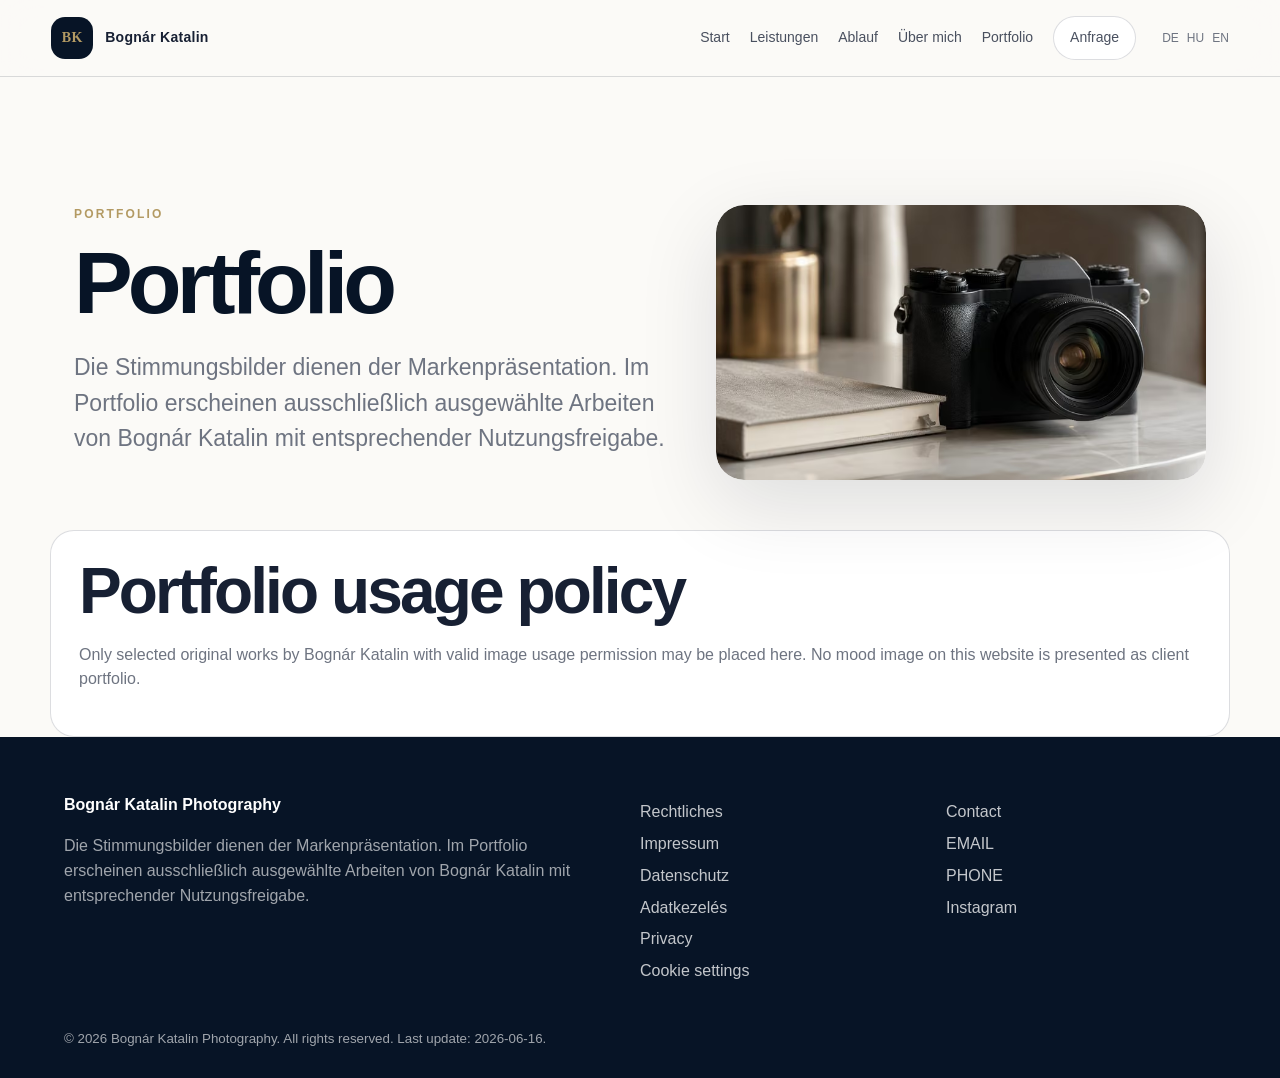
<file: de/portfolio/index.html>
<!doctype html>
<html lang="de-AT">
<head>
<meta charset="utf-8">
<meta name="viewport" content="width=device-width, initial-scale=1">
<title>Portfolio | Bognár Katalin Photography</title>
<meta name="description" content="Einfühlsame Portraitfotografie in Wien und Győr. Natürliche Bilder in ruhiger Atmosphäre auf Deutsch, Ungarisch und Englisch.">
<meta name="robots" content="index,follow,max-image-preview:large">
<link rel="canonical" href="https://DOMAIN/de/portfolio/">

<link rel="alternate" hreflang="de-AT" href="https://DOMAIN/de/">
<link rel="alternate" hreflang="hu-HU" href="https://DOMAIN/hu/">
<link rel="alternate" hreflang="en" href="https://DOMAIN/en/">
<link rel="alternate" hreflang="x-default" href="https://DOMAIN/">
<link rel="preload" as="image" href="/assets/img/hero/bognar-katalin-portrait-photography-vienna-gyor-hero-1600.webp" imagesrcset="/assets/img/hero/bognar-katalin-portrait-photography-vienna-gyor-hero-800.webp 800w, /assets/img/hero/bognar-katalin-portrait-photography-vienna-gyor-hero-1600.webp 1600w" imagesizes="100vw">
<meta property="og:title" content="Portfolio | Bognár Katalin Photography">
<meta property="og:description" content="Einfühlsame Portraitfotografie in Wien und Győr. Natürliche Bilder in ruhiger Atmosphäre auf Deutsch, Ungarisch und Englisch.">
<meta property="og:image" content="https://DOMAIN/assets/img/social/og-bognar-katalin-photography-vienna-gyor-1200x630.webp">
<meta property="og:type" content="website">
<meta property="og:locale" content="de_AT">
<meta property="og:locale:alternate" content="hu_HU">
<meta property="og:locale:alternate" content="de_AT">
<meta property="og:locale:alternate" content="en_US">
<meta name="twitter:card" content="summary_large_image">
<meta name="theme-color" content="#071426">
<link rel="icon" href="/assets/icons/favicon.svg" type="image/svg+xml">
<link rel="apple-touch-icon" href="/assets/icons/icon-180.png">
<link rel="manifest" href="/site.webmanifest">
<link rel="stylesheet" href="/assets/css/styles.css">

</head><body>
<header class="site-header">
  <a class="brand" href="/de/" aria-label="Bognár Katalin Photography home"><span>BK</span><strong>Bognár Katalin</strong></a>
  <button class="nav-toggle" aria-label="Menu" aria-expanded="false"><span></span><span></span></button>
  <nav class="main-nav" aria-label="Main navigation">
    <a href="/de/">Start</a>
    <a href="/de/#services">Leistungen</a>
    <a href="/de/#process">Ablauf</a>
    <a href="/de/ueber-mich/">Über mich</a>
    <a href="/de/portfolio/">Portfolio</a>
    <a class="nav-cta" href="/de/anfrage/">Anfrage</a>
    <span class="lang-switch"><a href="/de/">DE</a><a href="/hu/">HU</a><a href="/en/">EN</a></span>
  </nav>
</header>
<main>
<section class="subpage-hero"><div><p class="kicker">Portfolio</p><h1>Portfolio</h1><p class="lead">Die Stimmungsbilder dienen der Markenpräsentation. Im Portfolio erscheinen ausschließlich ausgewählte Arbeiten von Bognár Katalin mit entsprechender Nutzungsfreigabe.</p></div><picture class="rounded-img">
  <source type="image/avif" srcset="/assets/img/details/professional-camera-detail-premium-studio-800.avif 800w, /assets/img/details/professional-camera-detail-premium-studio-1200.avif 1200w" sizes="(max-width: 800px) 100vw, 50vw">
  <source type="image/webp" srcset="/assets/img/details/professional-camera-detail-premium-studio-800.webp 800w, /assets/img/details/professional-camera-detail-premium-studio-1200.webp 1200w" sizes="(max-width: 800px) 100vw, 50vw">
  <img src="/assets/img/details/professional-camera-detail-premium-studio-800.webp" alt="Detail einer professionellen Kamera in einer hochwertigen Portraitfotografie-Umgebung" width="800" height="450" decoding="async" loading="lazy">
</picture></section><section class="section prose"><h2>Portfolio usage policy</h2><p>Only selected original works by Bognár Katalin with valid image usage permission may be placed here. No mood image on this website is presented as client portfolio.</p></section>
</main>
<footer class="site-footer">
  <div class="footer-grid">
    <div>
      <strong>Bognár Katalin Photography</strong>
      <p>Die Stimmungsbilder dienen der Markenpräsentation. Im Portfolio erscheinen ausschließlich ausgewählte Arbeiten von Bognár Katalin mit entsprechender Nutzungsfreigabe.</p>
    </div>
    <div>
      <span>Rechtliches</span>
      <a href="/legal/impressum.html">Impressum</a>
      <a href="/legal/datenschutz.html">Datenschutz</a>
      <a href="/legal/adatkezeles.html">Adatkezelés</a>
      <a href="/legal/privacy.html">Privacy</a>
      <a href="/legal/cookies.html">Cookie settings</a>
    </div>
    <div>
      <span>Contact</span>
      <a href="mailto:EMAIL">EMAIL</a>
      <a href="tel:PHONE">PHONE</a>
      <a href="INSTAGRAM_URL" rel="me noopener">Instagram</a>
    </div>
  </div>
  <small>© 2026 Bognár Katalin Photography. All rights reserved. Last update: 2026-06-16.</small>
</footer>
<script src="/assets/js/main.js" defer></script>
<script src="/assets/js/consent.js" defer></script>
</body>
</html>
</file>
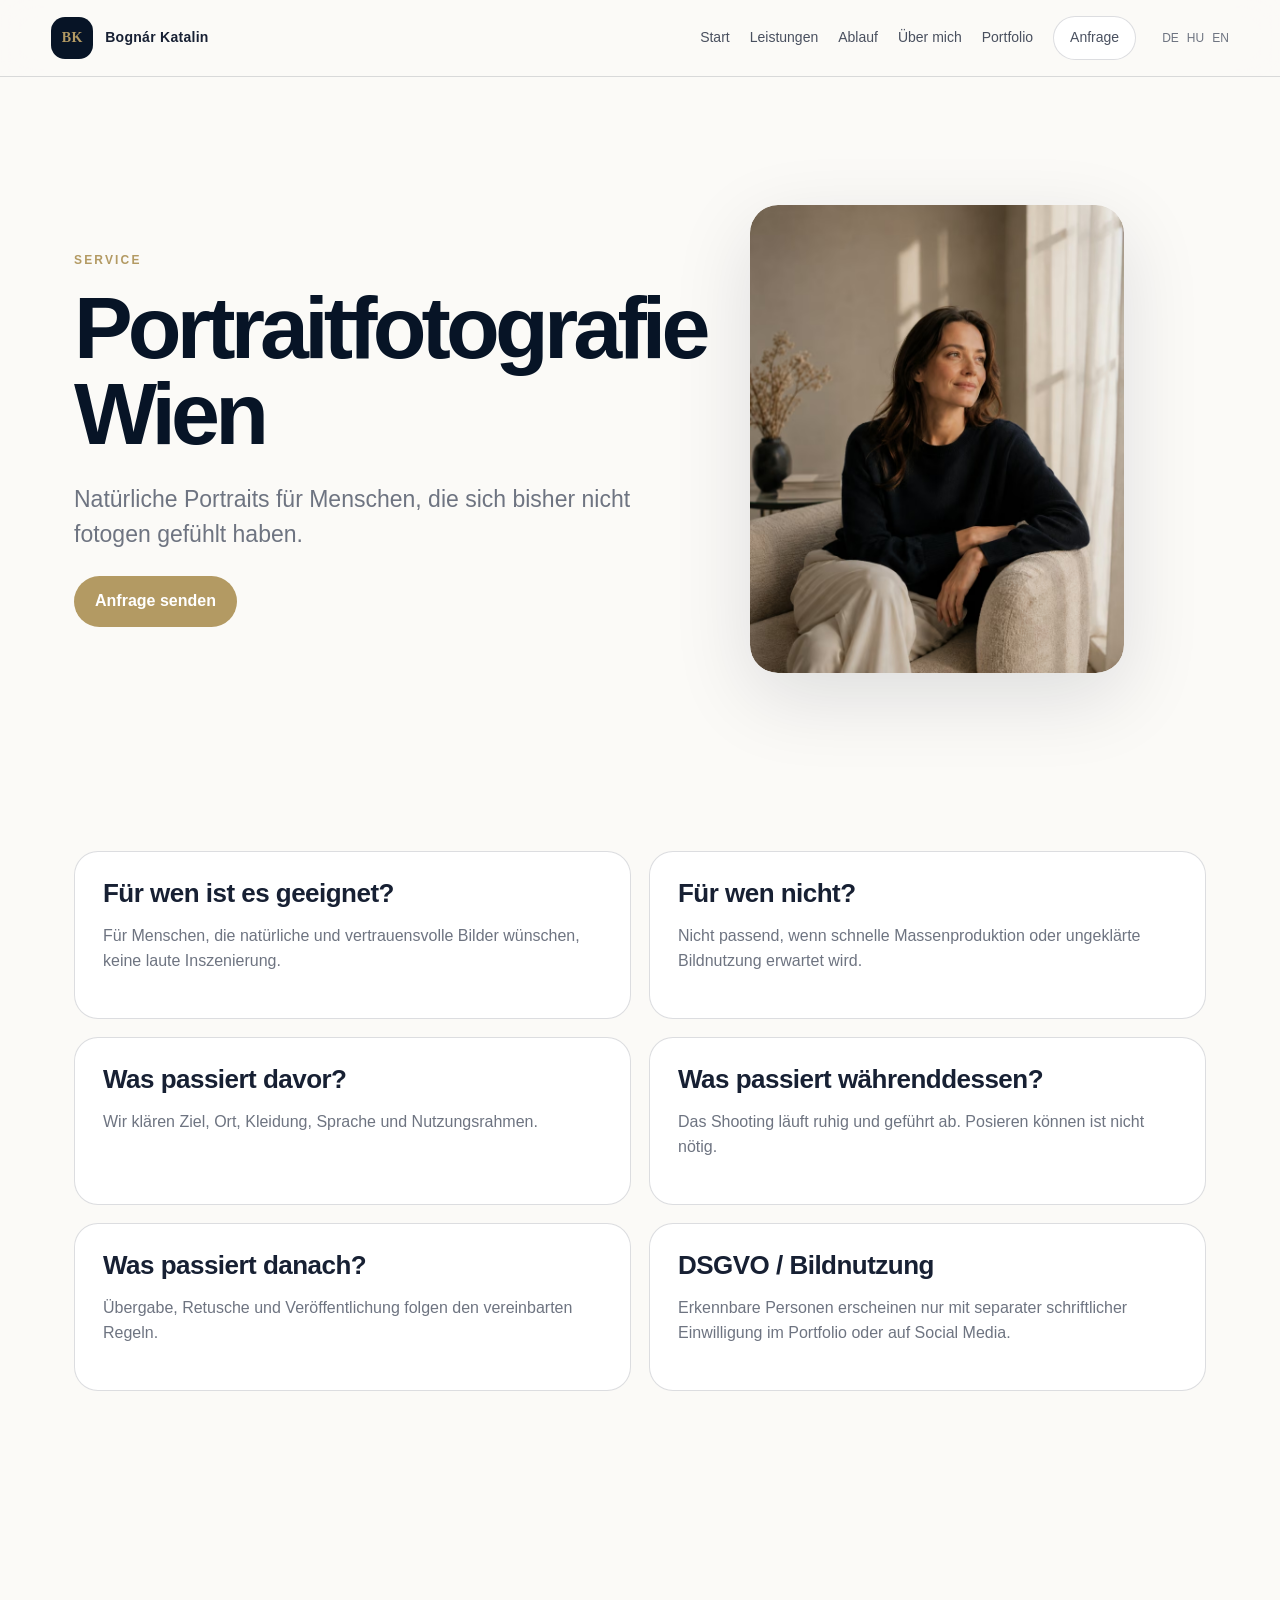
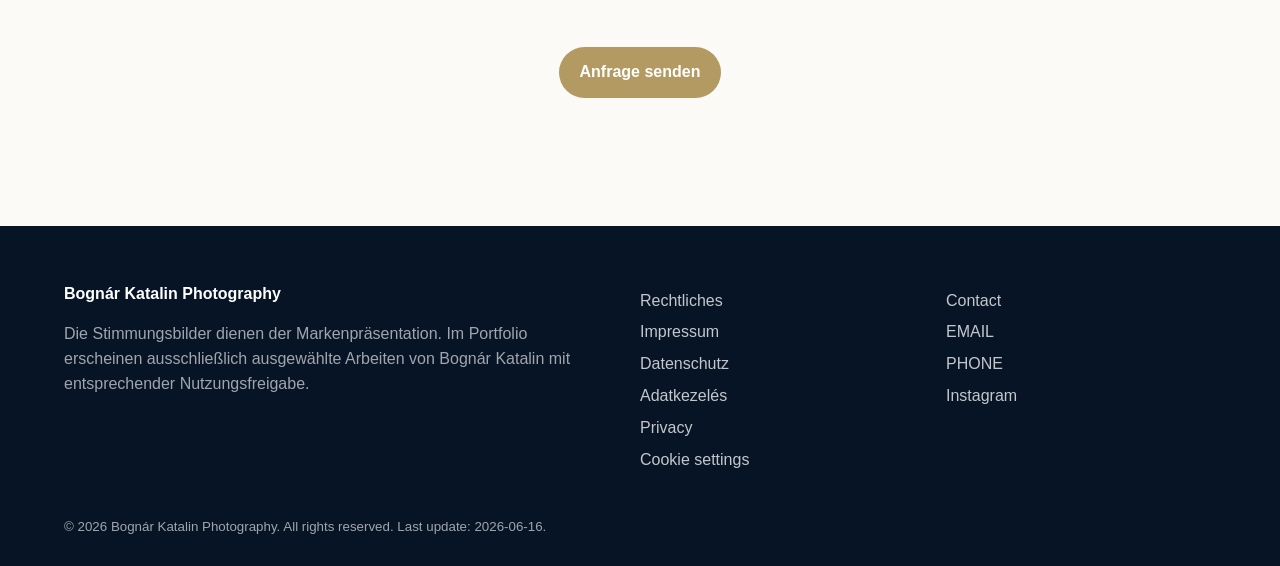
<file: de/portraitfotografie-wien/index.html>
<!doctype html>
<html lang="de-AT">
<head>
<meta charset="utf-8">
<meta name="viewport" content="width=device-width, initial-scale=1">
<title>Portraitfotografie Wien | Bognár Katalin Photography</title>
<meta name="description" content="Natürliche Portraits für Menschen, die sich bisher nicht fotogen gefühlt haben.">
<meta name="robots" content="index,follow,max-image-preview:large">
<link rel="canonical" href="https://DOMAIN/de/portraitfotografie-wien/">

<link rel="alternate" hreflang="de-AT" href="https://DOMAIN/de/">
<link rel="alternate" hreflang="hu-HU" href="https://DOMAIN/hu/">
<link rel="alternate" hreflang="en" href="https://DOMAIN/en/">
<link rel="alternate" hreflang="x-default" href="https://DOMAIN/">
<link rel="preload" as="image" href="/assets/img/hero/bognar-katalin-portrait-photography-vienna-gyor-hero-1600.webp" imagesrcset="/assets/img/hero/bognar-katalin-portrait-photography-vienna-gyor-hero-800.webp 800w, /assets/img/hero/bognar-katalin-portrait-photography-vienna-gyor-hero-1600.webp 1600w" imagesizes="100vw">
<meta property="og:title" content="Portraitfotografie Wien | Bognár Katalin Photography">
<meta property="og:description" content="Natürliche Portraits für Menschen, die sich bisher nicht fotogen gefühlt haben.">
<meta property="og:image" content="https://DOMAIN/assets/img/social/og-bognar-katalin-photography-vienna-gyor-1200x630.webp">
<meta property="og:type" content="website">
<meta property="og:locale" content="de_AT">
<meta property="og:locale:alternate" content="hu_HU">
<meta property="og:locale:alternate" content="de_AT">
<meta property="og:locale:alternate" content="en_US">
<meta name="twitter:card" content="summary_large_image">
<meta name="theme-color" content="#071426">
<link rel="icon" href="/assets/icons/favicon.svg" type="image/svg+xml">
<link rel="apple-touch-icon" href="/assets/icons/icon-180.png">
<link rel="manifest" href="/site.webmanifest">
<link rel="stylesheet" href="/assets/css/styles.css">

</head><body>
<header class="site-header">
  <a class="brand" href="/de/" aria-label="Bognár Katalin Photography home"><span>BK</span><strong>Bognár Katalin</strong></a>
  <button class="nav-toggle" aria-label="Menu" aria-expanded="false"><span></span><span></span></button>
  <nav class="main-nav" aria-label="Main navigation">
    <a href="/de/">Start</a>
    <a href="/de/#services">Leistungen</a>
    <a href="/de/#process">Ablauf</a>
    <a href="/de/ueber-mich/">Über mich</a>
    <a href="/de/portfolio/">Portfolio</a>
    <a class="nav-cta" href="/de/anfrage/">Anfrage</a>
    <span class="lang-switch"><a href="/de/">DE</a><a href="/hu/">HU</a><a href="/en/">EN</a></span>
  </nav>
</header>
<main>
<section class="subpage-hero"><div><p class="kicker">Service</p><h1>Portraitfotografie Wien</h1><p class="lead">Natürliche Portraits für Menschen, die sich bisher nicht fotogen gefühlt haben.</p><a class="button primary" href="/de/anfrage/">Anfrage senden</a></div><picture class="rounded-img">
  <source type="image/avif" srcset="/assets/img/services/self-confidence-portrait-vienna-gyor-800.avif 800w, /assets/img/services/self-confidence-portrait-vienna-gyor-1200.avif 1200w" sizes="(max-width: 800px) 100vw, 50vw">
  <source type="image/webp" srcset="/assets/img/services/self-confidence-portrait-vienna-gyor-800.webp 800w, /assets/img/services/self-confidence-portrait-vienna-gyor-1200.webp 1200w" sizes="(max-width: 800px) 100vw, 50vw">
  <img src="/assets/img/services/self-confidence-portrait-vienna-gyor-800.webp" alt="Selbstbewusstes Portraitshooting in natürlichem Licht in Wien und Győr" width="800" height="1000" decoding="async" loading="lazy">
</picture></section>
<section class="section content-grid"><article><h2>Für wen ist es geeignet?</h2><p>Für Menschen, die natürliche und vertrauensvolle Bilder wünschen, keine laute Inszenierung.</p></article><article><h2>Für wen nicht?</h2><p>Nicht passend, wenn schnelle Massenproduktion oder ungeklärte Bildnutzung erwartet wird.</p></article><article><h2>Was passiert davor?</h2><p>Wir klären Ziel, Ort, Kleidung, Sprache und Nutzungsrahmen.</p></article><article><h2>Was passiert währenddessen?</h2><p>Das Shooting läuft ruhig und geführt ab. Posieren können ist nicht nötig.</p></article><article><h2>Was passiert danach?</h2><p>Übergabe, Retusche und Veröffentlichung folgen den vereinbarten Regeln.</p></article><article><h2>DSGVO / Bildnutzung</h2><p>Erkennbare Personen erscheinen nur mit separater schriftlicher Einwilligung im Portfolio oder auf Social Media.</p></article></section>
<section class="section center"><a class="button primary" href="/de/anfrage/">Anfrage senden</a></section>
</main>
<footer class="site-footer">
  <div class="footer-grid">
    <div>
      <strong>Bognár Katalin Photography</strong>
      <p>Die Stimmungsbilder dienen der Markenpräsentation. Im Portfolio erscheinen ausschließlich ausgewählte Arbeiten von Bognár Katalin mit entsprechender Nutzungsfreigabe.</p>
    </div>
    <div>
      <span>Rechtliches</span>
      <a href="/legal/impressum.html">Impressum</a>
      <a href="/legal/datenschutz.html">Datenschutz</a>
      <a href="/legal/adatkezeles.html">Adatkezelés</a>
      <a href="/legal/privacy.html">Privacy</a>
      <a href="/legal/cookies.html">Cookie settings</a>
    </div>
    <div>
      <span>Contact</span>
      <a href="mailto:EMAIL">EMAIL</a>
      <a href="tel:PHONE">PHONE</a>
      <a href="INSTAGRAM_URL" rel="me noopener">Instagram</a>
    </div>
  </div>
  <small>© 2026 Bognár Katalin Photography. All rights reserved. Last update: 2026-06-16.</small>
</footer>
<script src="/assets/js/main.js" defer></script>
<script src="/assets/js/consent.js" defer></script>
</body>
</html>
</file>
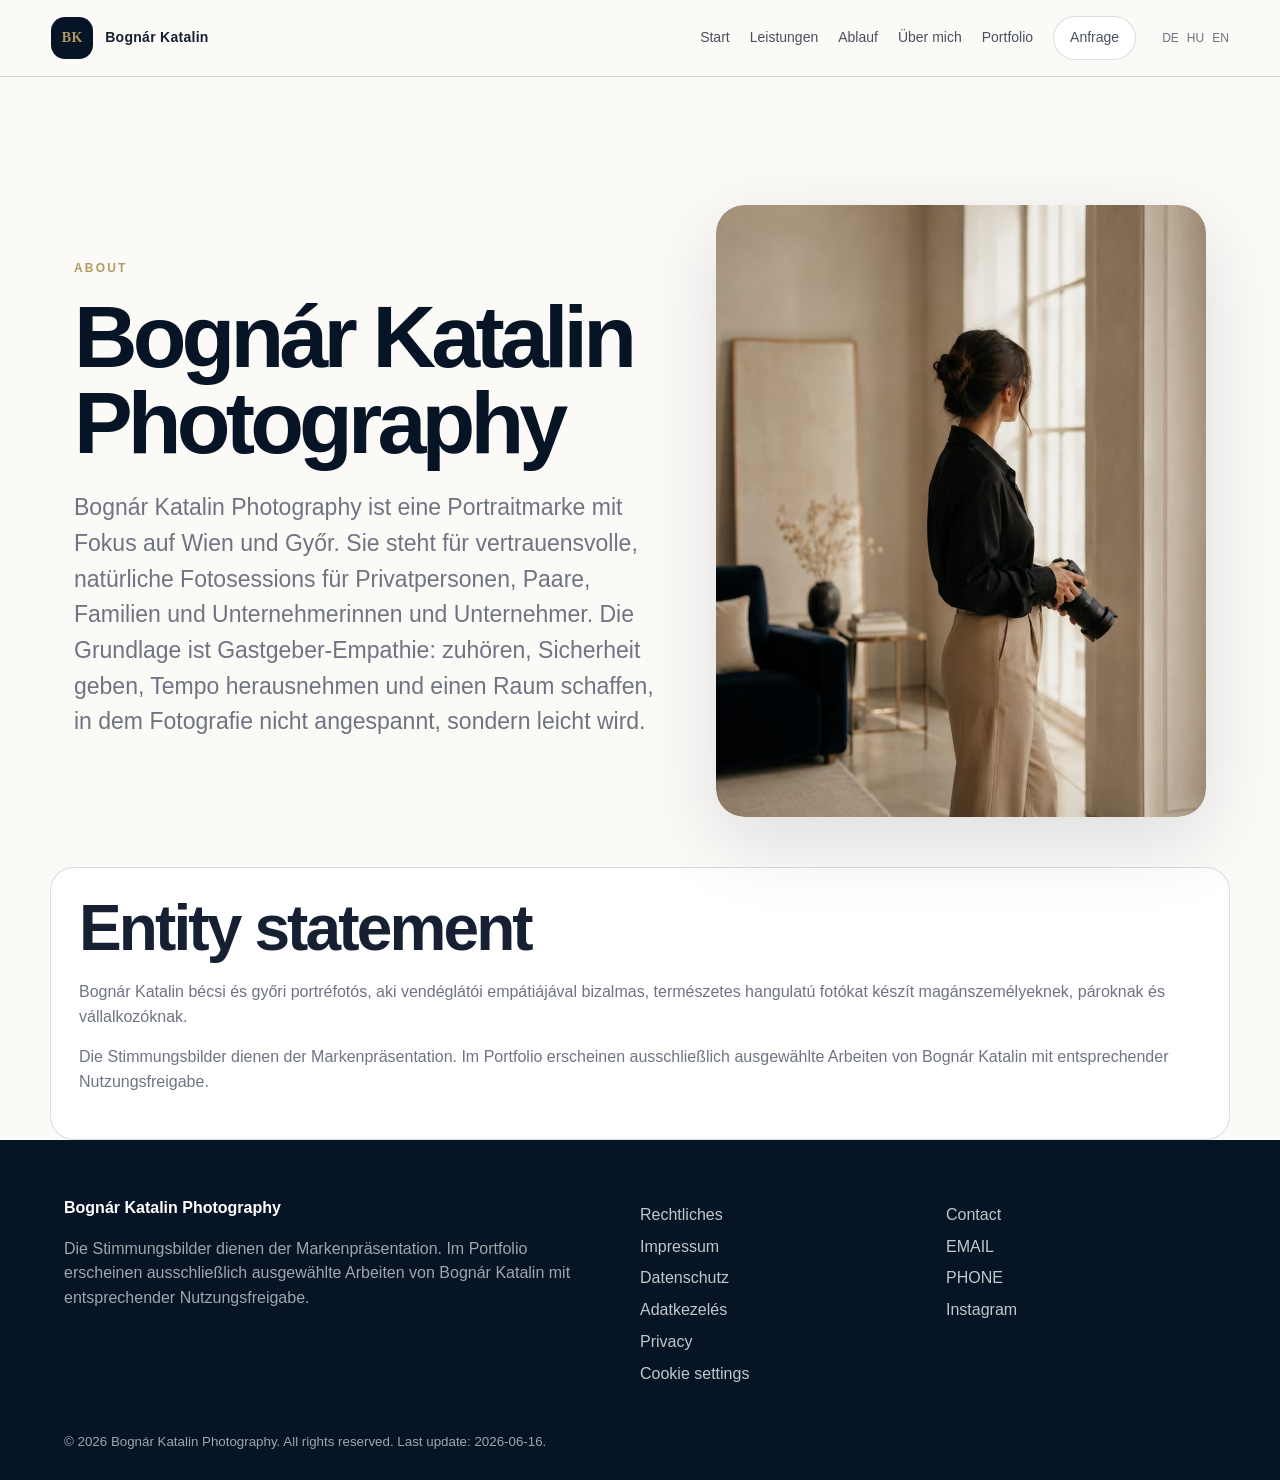
<file: de/ueber-mich/index.html>
<!doctype html>
<html lang="de-AT">
<head>
<meta charset="utf-8">
<meta name="viewport" content="width=device-width, initial-scale=1">
<title>Über mich | Bognár Katalin Photography</title>
<meta name="description" content="Einfühlsame Portraitfotografie in Wien und Győr. Natürliche Bilder in ruhiger Atmosphäre auf Deutsch, Ungarisch und Englisch.">
<meta name="robots" content="index,follow,max-image-preview:large">
<link rel="canonical" href="https://DOMAIN/de/ueber-mich/">

<link rel="alternate" hreflang="de-AT" href="https://DOMAIN/de/">
<link rel="alternate" hreflang="hu-HU" href="https://DOMAIN/hu/">
<link rel="alternate" hreflang="en" href="https://DOMAIN/en/">
<link rel="alternate" hreflang="x-default" href="https://DOMAIN/">
<link rel="preload" as="image" href="/assets/img/hero/bognar-katalin-portrait-photography-vienna-gyor-hero-1600.webp" imagesrcset="/assets/img/hero/bognar-katalin-portrait-photography-vienna-gyor-hero-800.webp 800w, /assets/img/hero/bognar-katalin-portrait-photography-vienna-gyor-hero-1600.webp 1600w" imagesizes="100vw">
<meta property="og:title" content="Über mich | Bognár Katalin Photography">
<meta property="og:description" content="Einfühlsame Portraitfotografie in Wien und Győr. Natürliche Bilder in ruhiger Atmosphäre auf Deutsch, Ungarisch und Englisch.">
<meta property="og:image" content="https://DOMAIN/assets/img/social/og-bognar-katalin-photography-vienna-gyor-1200x630.webp">
<meta property="og:type" content="website">
<meta property="og:locale" content="de_AT">
<meta property="og:locale:alternate" content="hu_HU">
<meta property="og:locale:alternate" content="de_AT">
<meta property="og:locale:alternate" content="en_US">
<meta name="twitter:card" content="summary_large_image">
<meta name="theme-color" content="#071426">
<link rel="icon" href="/assets/icons/favicon.svg" type="image/svg+xml">
<link rel="apple-touch-icon" href="/assets/icons/icon-180.png">
<link rel="manifest" href="/site.webmanifest">
<link rel="stylesheet" href="/assets/css/styles.css">

</head><body>
<header class="site-header">
  <a class="brand" href="/de/" aria-label="Bognár Katalin Photography home"><span>BK</span><strong>Bognár Katalin</strong></a>
  <button class="nav-toggle" aria-label="Menu" aria-expanded="false"><span></span><span></span></button>
  <nav class="main-nav" aria-label="Main navigation">
    <a href="/de/">Start</a>
    <a href="/de/#services">Leistungen</a>
    <a href="/de/#process">Ablauf</a>
    <a href="/de/ueber-mich/">Über mich</a>
    <a href="/de/portfolio/">Portfolio</a>
    <a class="nav-cta" href="/de/anfrage/">Anfrage</a>
    <span class="lang-switch"><a href="/de/">DE</a><a href="/hu/">HU</a><a href="/en/">EN</a></span>
  </nav>
</header>
<main>
<section class="subpage-hero"><div><p class="kicker">About</p><h1>Bognár Katalin Photography</h1><p class="lead">Bognár Katalin Photography ist eine Portraitmarke mit Fokus auf Wien und Győr. Sie steht für vertrauensvolle, natürliche Fotosessions für Privatpersonen, Paare, Familien und Unternehmerinnen und Unternehmer. Die Grundlage ist Gastgeber-Empathie: zuhören, Sicherheit geben, Tempo herausnehmen und einen Raum schaffen, in dem Fotografie nicht angespannt, sondern leicht wird.</p></div><picture class="rounded-img">
  <source type="image/avif" srcset="/assets/img/about/portrait-photographer-about-natural-light-800.avif 800w, /assets/img/about/portrait-photographer-about-natural-light-1200.avif 1200w" sizes="(max-width: 800px) 100vw, 50vw">
  <source type="image/webp" srcset="/assets/img/about/portrait-photographer-about-natural-light-800.webp 800w, /assets/img/about/portrait-photographer-about-natural-light-1200.webp 1200w" sizes="(max-width: 800px) 100vw, 50vw">
  <img src="/assets/img/about/portrait-photographer-about-natural-light-800.webp" alt="Portraitfotografin bei der Arbeit in natürlichem Licht, ruhige und vertrauensvolle Atmosphäre" width="800" height="1000" decoding="async" loading="lazy">
</picture></section><section class="section prose"><h2>Entity statement</h2><p>Bognár Katalin bécsi és győri portréfotós, aki vendéglátói empátiájával bizalmas, természetes hangulatú fotókat készít magánszemélyeknek, pároknak és vállalkozóknak.</p><p>Die Stimmungsbilder dienen der Markenpräsentation. Im Portfolio erscheinen ausschließlich ausgewählte Arbeiten von Bognár Katalin mit entsprechender Nutzungsfreigabe.</p></section>
</main>
<footer class="site-footer">
  <div class="footer-grid">
    <div>
      <strong>Bognár Katalin Photography</strong>
      <p>Die Stimmungsbilder dienen der Markenpräsentation. Im Portfolio erscheinen ausschließlich ausgewählte Arbeiten von Bognár Katalin mit entsprechender Nutzungsfreigabe.</p>
    </div>
    <div>
      <span>Rechtliches</span>
      <a href="/legal/impressum.html">Impressum</a>
      <a href="/legal/datenschutz.html">Datenschutz</a>
      <a href="/legal/adatkezeles.html">Adatkezelés</a>
      <a href="/legal/privacy.html">Privacy</a>
      <a href="/legal/cookies.html">Cookie settings</a>
    </div>
    <div>
      <span>Contact</span>
      <a href="mailto:EMAIL">EMAIL</a>
      <a href="tel:PHONE">PHONE</a>
      <a href="INSTAGRAM_URL" rel="me noopener">Instagram</a>
    </div>
  </div>
  <small>© 2026 Bognár Katalin Photography. All rights reserved. Last update: 2026-06-16.</small>
</footer>
<script src="/assets/js/main.js" defer></script>
<script src="/assets/js/consent.js" defer></script>
</body>
</html>
</file>
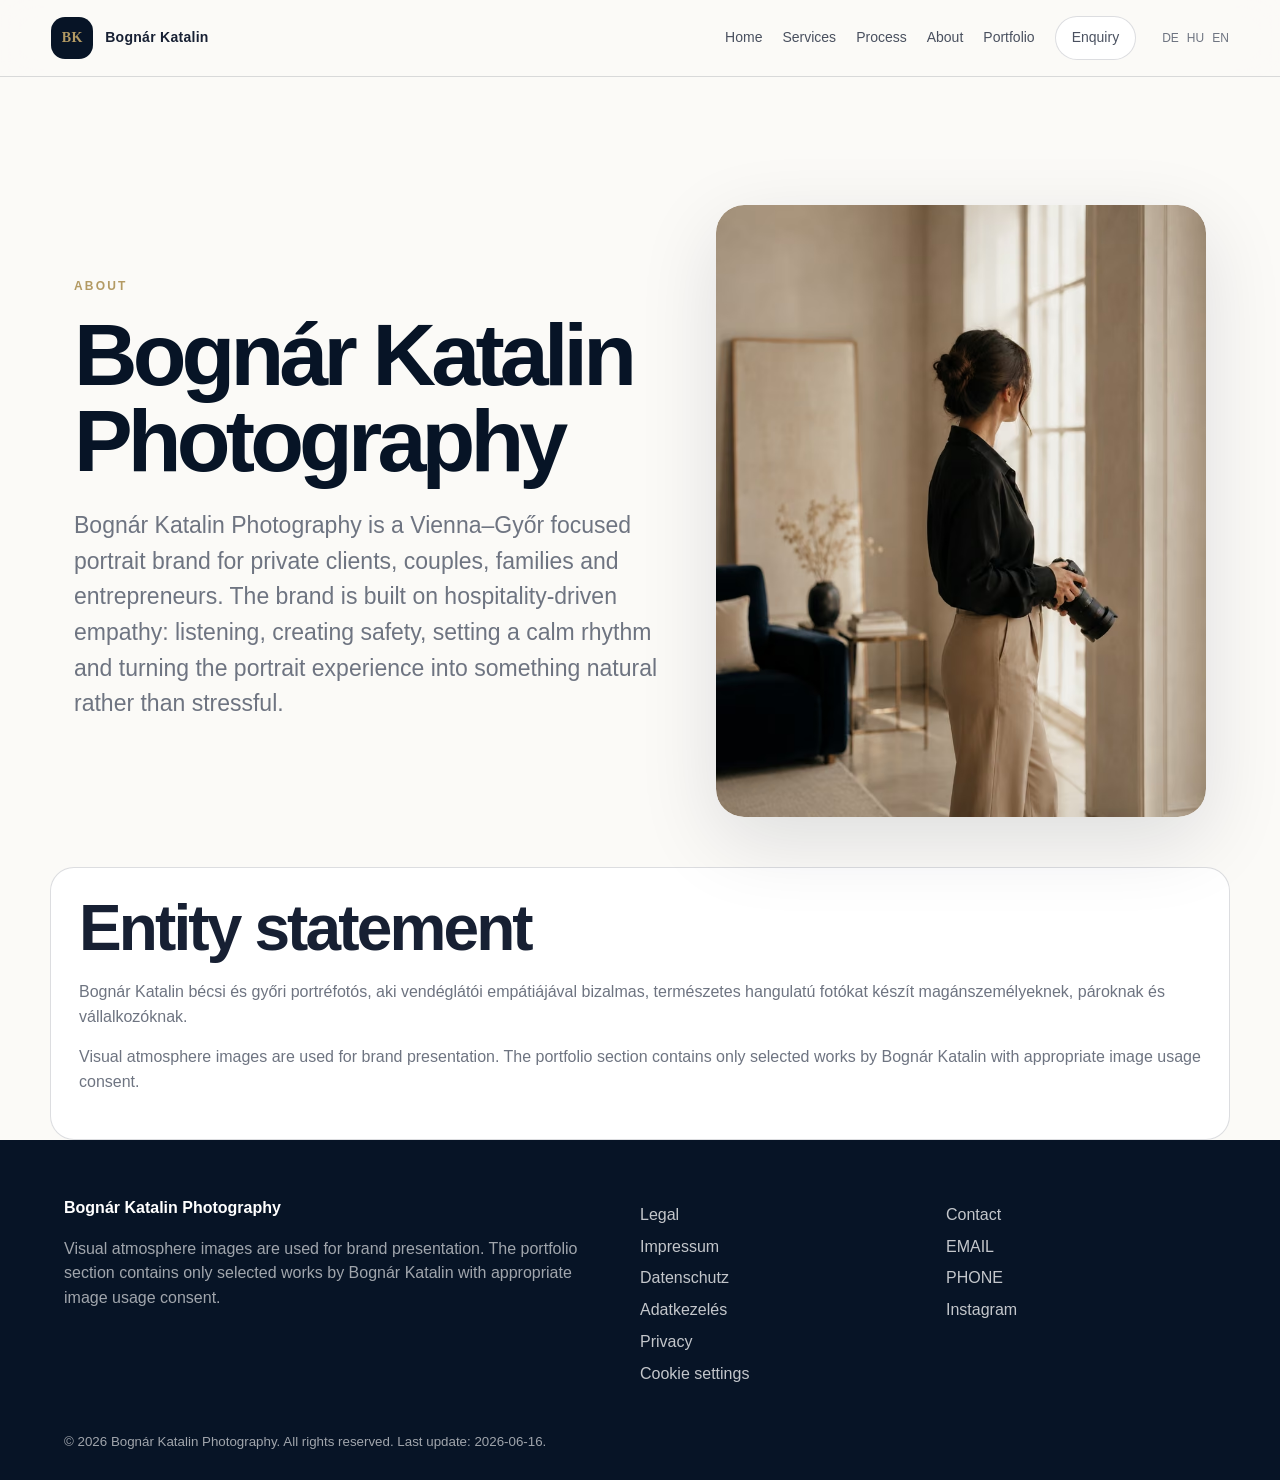
<file: en/about/index.html>
<!doctype html>
<html lang="en">
<head>
<meta charset="utf-8">
<meta name="viewport" content="width=device-width, initial-scale=1">
<title>About | Bognár Katalin Photography</title>
<meta name="description" content="Empathetic portrait photography in Vienna and Győr. Natural images in a calm, trusted atmosphere in English, German and Hungarian.">
<meta name="robots" content="index,follow,max-image-preview:large">
<link rel="canonical" href="https://DOMAIN/en/about/">

<link rel="alternate" hreflang="de-AT" href="https://DOMAIN/de/">
<link rel="alternate" hreflang="hu-HU" href="https://DOMAIN/hu/">
<link rel="alternate" hreflang="en" href="https://DOMAIN/en/">
<link rel="alternate" hreflang="x-default" href="https://DOMAIN/">
<link rel="preload" as="image" href="/assets/img/hero/bognar-katalin-portrait-photography-vienna-gyor-hero-1600.webp" imagesrcset="/assets/img/hero/bognar-katalin-portrait-photography-vienna-gyor-hero-800.webp 800w, /assets/img/hero/bognar-katalin-portrait-photography-vienna-gyor-hero-1600.webp 1600w" imagesizes="100vw">
<meta property="og:title" content="About | Bognár Katalin Photography">
<meta property="og:description" content="Empathetic portrait photography in Vienna and Győr. Natural images in a calm, trusted atmosphere in English, German and Hungarian.">
<meta property="og:image" content="https://DOMAIN/assets/img/social/og-bognar-katalin-photography-vienna-gyor-1200x630.webp">
<meta property="og:type" content="website">
<meta property="og:locale" content="en_US">
<meta property="og:locale:alternate" content="hu_HU">
<meta property="og:locale:alternate" content="de_AT">
<meta property="og:locale:alternate" content="en_US">
<meta name="twitter:card" content="summary_large_image">
<meta name="theme-color" content="#071426">
<link rel="icon" href="/assets/icons/favicon.svg" type="image/svg+xml">
<link rel="apple-touch-icon" href="/assets/icons/icon-180.png">
<link rel="manifest" href="/site.webmanifest">
<link rel="stylesheet" href="/assets/css/styles.css">

</head><body>
<header class="site-header">
  <a class="brand" href="/en/" aria-label="Bognár Katalin Photography home"><span>BK</span><strong>Bognár Katalin</strong></a>
  <button class="nav-toggle" aria-label="Menu" aria-expanded="false"><span></span><span></span></button>
  <nav class="main-nav" aria-label="Main navigation">
    <a href="/en/">Home</a>
    <a href="/en/#services">Services</a>
    <a href="/en/#process">Process</a>
    <a href="/en/about/">About</a>
    <a href="/en/portfolio/">Portfolio</a>
    <a class="nav-cta" href="/en/enquiry/">Enquiry</a>
    <span class="lang-switch"><a href="/de/">DE</a><a href="/hu/">HU</a><a href="/en/">EN</a></span>
  </nav>
</header>
<main>
<section class="subpage-hero"><div><p class="kicker">About</p><h1>Bognár Katalin Photography</h1><p class="lead">Bognár Katalin Photography is a Vienna–Győr focused portrait brand for private clients, couples, families and entrepreneurs. The brand is built on hospitality-driven empathy: listening, creating safety, setting a calm rhythm and turning the portrait experience into something natural rather than stressful.</p></div><picture class="rounded-img">
  <source type="image/avif" srcset="/assets/img/about/portrait-photographer-about-natural-light-800.avif 800w, /assets/img/about/portrait-photographer-about-natural-light-1200.avif 1200w" sizes="(max-width: 800px) 100vw, 50vw">
  <source type="image/webp" srcset="/assets/img/about/portrait-photographer-about-natural-light-800.webp 800w, /assets/img/about/portrait-photographer-about-natural-light-1200.webp 1200w" sizes="(max-width: 800px) 100vw, 50vw">
  <img src="/assets/img/about/portrait-photographer-about-natural-light-800.webp" alt="Portrait photographer working in natural light with a calm and trusted atmosphere" width="800" height="1000" decoding="async" loading="lazy">
</picture></section><section class="section prose"><h2>Entity statement</h2><p>Bognár Katalin bécsi és győri portréfotós, aki vendéglátói empátiájával bizalmas, természetes hangulatú fotókat készít magánszemélyeknek, pároknak és vállalkozóknak.</p><p>Visual atmosphere images are used for brand presentation. The portfolio section contains only selected works by Bognár Katalin with appropriate image usage consent.</p></section>
</main>
<footer class="site-footer">
  <div class="footer-grid">
    <div>
      <strong>Bognár Katalin Photography</strong>
      <p>Visual atmosphere images are used for brand presentation. The portfolio section contains only selected works by Bognár Katalin with appropriate image usage consent.</p>
    </div>
    <div>
      <span>Legal</span>
      <a href="/legal/impressum.html">Impressum</a>
      <a href="/legal/datenschutz.html">Datenschutz</a>
      <a href="/legal/adatkezeles.html">Adatkezelés</a>
      <a href="/legal/privacy.html">Privacy</a>
      <a href="/legal/cookies.html">Cookie settings</a>
    </div>
    <div>
      <span>Contact</span>
      <a href="mailto:EMAIL">EMAIL</a>
      <a href="tel:PHONE">PHONE</a>
      <a href="INSTAGRAM_URL" rel="me noopener">Instagram</a>
    </div>
  </div>
  <small>© 2026 Bognár Katalin Photography. All rights reserved. Last update: 2026-06-16.</small>
</footer>
<script src="/assets/js/main.js" defer></script>
<script src="/assets/js/consent.js" defer></script>
</body>
</html>
</file>
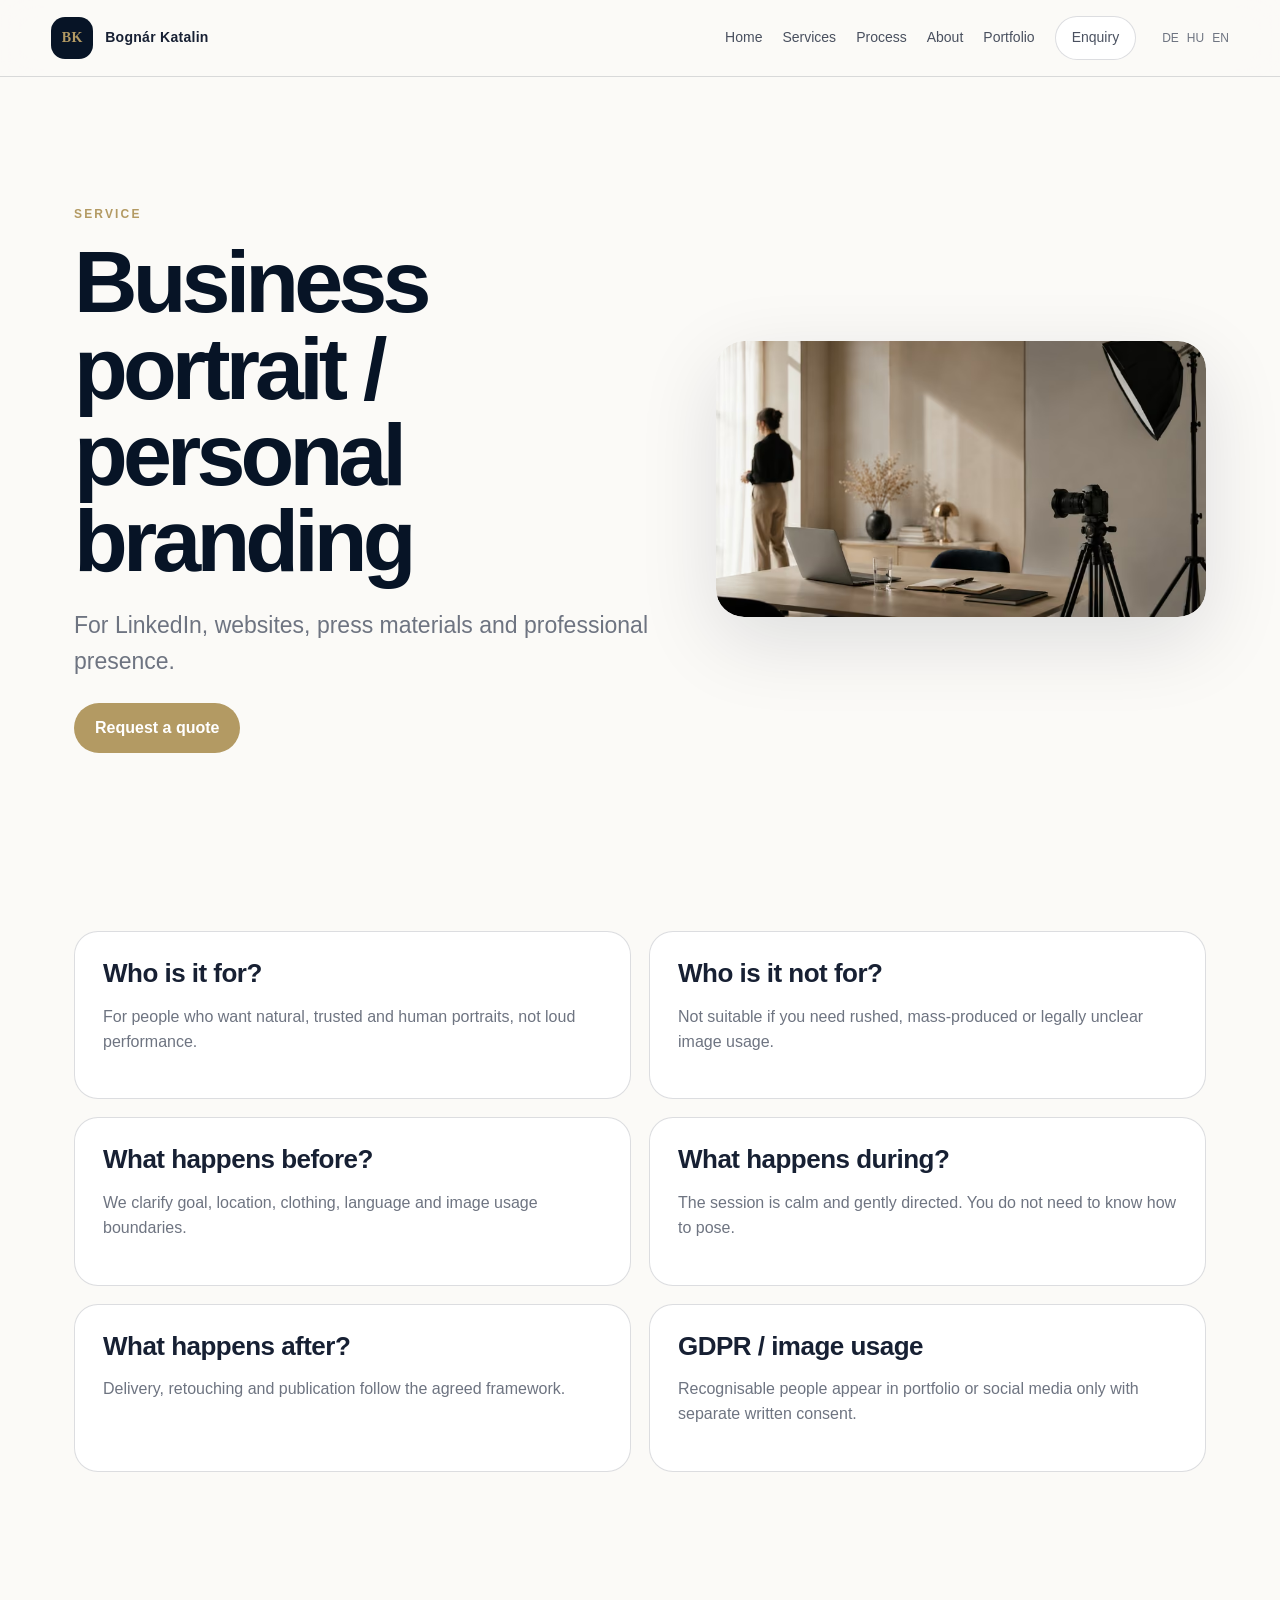
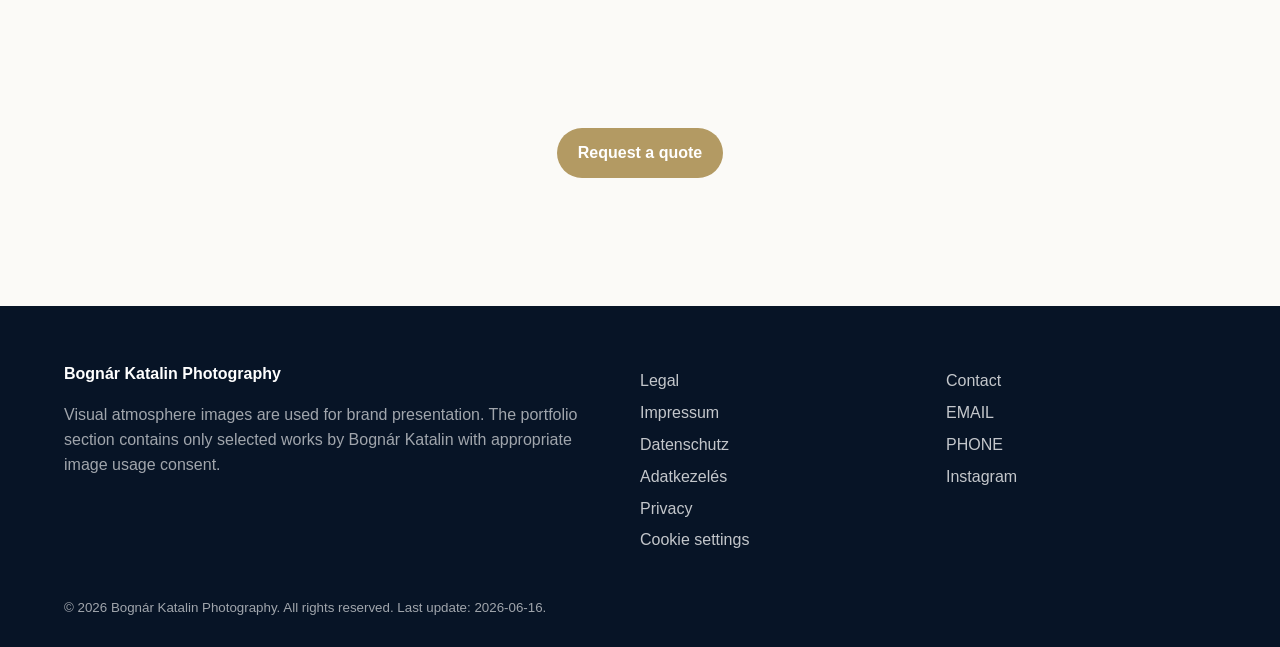
<file: en/business-portrait/index.html>
<!doctype html>
<html lang="en">
<head>
<meta charset="utf-8">
<meta name="viewport" content="width=device-width, initial-scale=1">
<title>Business portrait / personal branding | Bognár Katalin Photography</title>
<meta name="description" content="For LinkedIn, websites, press materials and professional presence.">
<meta name="robots" content="index,follow,max-image-preview:large">
<link rel="canonical" href="https://DOMAIN/en/business-portrait/">

<link rel="alternate" hreflang="de-AT" href="https://DOMAIN/de/">
<link rel="alternate" hreflang="hu-HU" href="https://DOMAIN/hu/">
<link rel="alternate" hreflang="en" href="https://DOMAIN/en/">
<link rel="alternate" hreflang="x-default" href="https://DOMAIN/">
<link rel="preload" as="image" href="/assets/img/hero/bognar-katalin-portrait-photography-vienna-gyor-hero-1600.webp" imagesrcset="/assets/img/hero/bognar-katalin-portrait-photography-vienna-gyor-hero-800.webp 800w, /assets/img/hero/bognar-katalin-portrait-photography-vienna-gyor-hero-1600.webp 1600w" imagesizes="100vw">
<meta property="og:title" content="Business portrait / personal branding | Bognár Katalin Photography">
<meta property="og:description" content="For LinkedIn, websites, press materials and professional presence.">
<meta property="og:image" content="https://DOMAIN/assets/img/social/og-bognar-katalin-photography-vienna-gyor-1200x630.webp">
<meta property="og:type" content="website">
<meta property="og:locale" content="en_US">
<meta property="og:locale:alternate" content="hu_HU">
<meta property="og:locale:alternate" content="de_AT">
<meta property="og:locale:alternate" content="en_US">
<meta name="twitter:card" content="summary_large_image">
<meta name="theme-color" content="#071426">
<link rel="icon" href="/assets/icons/favicon.svg" type="image/svg+xml">
<link rel="apple-touch-icon" href="/assets/icons/icon-180.png">
<link rel="manifest" href="/site.webmanifest">
<link rel="stylesheet" href="/assets/css/styles.css">

</head><body>
<header class="site-header">
  <a class="brand" href="/en/" aria-label="Bognár Katalin Photography home"><span>BK</span><strong>Bognár Katalin</strong></a>
  <button class="nav-toggle" aria-label="Menu" aria-expanded="false"><span></span><span></span></button>
  <nav class="main-nav" aria-label="Main navigation">
    <a href="/en/">Home</a>
    <a href="/en/#services">Services</a>
    <a href="/en/#process">Process</a>
    <a href="/en/about/">About</a>
    <a href="/en/portfolio/">Portfolio</a>
    <a class="nav-cta" href="/en/enquiry/">Enquiry</a>
    <span class="lang-switch"><a href="/de/">DE</a><a href="/hu/">HU</a><a href="/en/">EN</a></span>
  </nav>
</header>
<main>
<section class="subpage-hero"><div><p class="kicker">Service</p><h1>Business portrait / personal branding</h1><p class="lead">For LinkedIn, websites, press materials and professional presence.</p><a class="button primary" href="/en/enquiry/">Request a quote</a></div><picture class="rounded-img">
  <source type="image/avif" srcset="/assets/img/services/business-portrait-personal-branding-vienna-800.avif 800w, /assets/img/services/business-portrait-personal-branding-vienna-1200.avif 1200w" sizes="(max-width: 800px) 100vw, 50vw">
  <source type="image/webp" srcset="/assets/img/services/business-portrait-personal-branding-vienna-800.webp 800w, /assets/img/services/business-portrait-personal-branding-vienna-1200.webp 1200w" sizes="(max-width: 800px) 100vw, 50vw">
  <img src="/assets/img/services/business-portrait-personal-branding-vienna-800.webp" alt="Business portrait and personal branding photography in Vienna for entrepreneurs and professionals" width="800" height="450" decoding="async" loading="lazy">
</picture></section>
<section class="section content-grid"><article><h2>Who is it for?</h2><p>For people who want natural, trusted and human portraits, not loud performance.</p></article><article><h2>Who is it not for?</h2><p>Not suitable if you need rushed, mass-produced or legally unclear image usage.</p></article><article><h2>What happens before?</h2><p>We clarify goal, location, clothing, language and image usage boundaries.</p></article><article><h2>What happens during?</h2><p>The session is calm and gently directed. You do not need to know how to pose.</p></article><article><h2>What happens after?</h2><p>Delivery, retouching and publication follow the agreed framework.</p></article><article><h2>GDPR / image usage</h2><p>Recognisable people appear in portfolio or social media only with separate written consent.</p></article></section>
<section class="section center"><a class="button primary" href="/en/enquiry/">Request a quote</a></section>
</main>
<footer class="site-footer">
  <div class="footer-grid">
    <div>
      <strong>Bognár Katalin Photography</strong>
      <p>Visual atmosphere images are used for brand presentation. The portfolio section contains only selected works by Bognár Katalin with appropriate image usage consent.</p>
    </div>
    <div>
      <span>Legal</span>
      <a href="/legal/impressum.html">Impressum</a>
      <a href="/legal/datenschutz.html">Datenschutz</a>
      <a href="/legal/adatkezeles.html">Adatkezelés</a>
      <a href="/legal/privacy.html">Privacy</a>
      <a href="/legal/cookies.html">Cookie settings</a>
    </div>
    <div>
      <span>Contact</span>
      <a href="mailto:EMAIL">EMAIL</a>
      <a href="tel:PHONE">PHONE</a>
      <a href="INSTAGRAM_URL" rel="me noopener">Instagram</a>
    </div>
  </div>
  <small>© 2026 Bognár Katalin Photography. All rights reserved. Last update: 2026-06-16.</small>
</footer>
<script src="/assets/js/main.js" defer></script>
<script src="/assets/js/consent.js" defer></script>
</body>
</html>
</file>
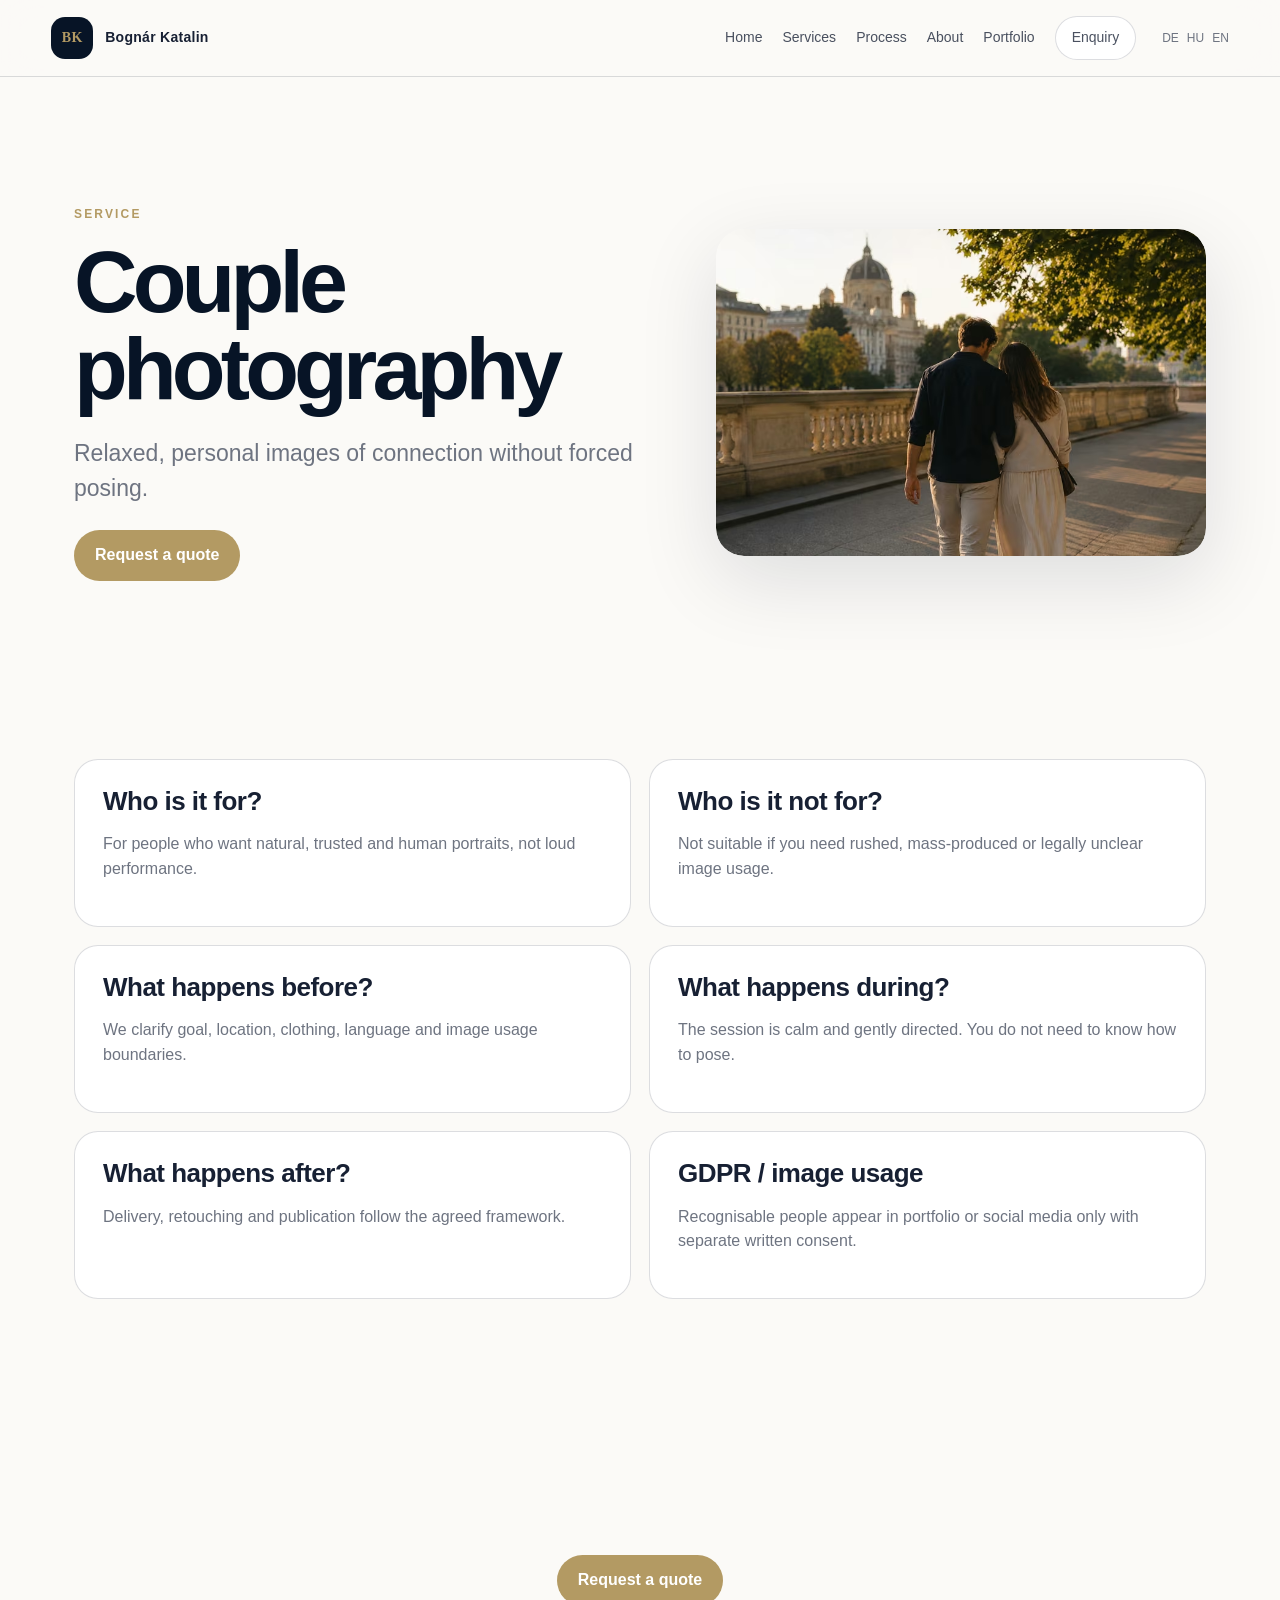
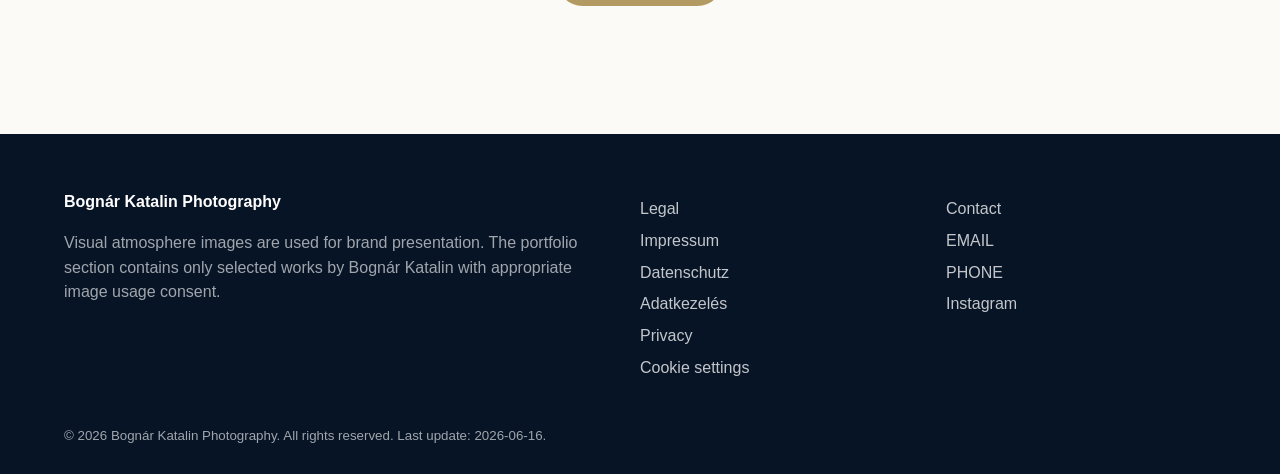
<file: en/couple-photography/index.html>
<!doctype html>
<html lang="en">
<head>
<meta charset="utf-8">
<meta name="viewport" content="width=device-width, initial-scale=1">
<title>Couple photography | Bognár Katalin Photography</title>
<meta name="description" content="Relaxed, personal images of connection without forced posing.">
<meta name="robots" content="index,follow,max-image-preview:large">
<link rel="canonical" href="https://DOMAIN/en/couple-photography/">

<link rel="alternate" hreflang="de-AT" href="https://DOMAIN/de/">
<link rel="alternate" hreflang="hu-HU" href="https://DOMAIN/hu/">
<link rel="alternate" hreflang="en" href="https://DOMAIN/en/">
<link rel="alternate" hreflang="x-default" href="https://DOMAIN/">
<link rel="preload" as="image" href="/assets/img/hero/bognar-katalin-portrait-photography-vienna-gyor-hero-1600.webp" imagesrcset="/assets/img/hero/bognar-katalin-portrait-photography-vienna-gyor-hero-800.webp 800w, /assets/img/hero/bognar-katalin-portrait-photography-vienna-gyor-hero-1600.webp 1600w" imagesizes="100vw">
<meta property="og:title" content="Couple photography | Bognár Katalin Photography">
<meta property="og:description" content="Relaxed, personal images of connection without forced posing.">
<meta property="og:image" content="https://DOMAIN/assets/img/social/og-bognar-katalin-photography-vienna-gyor-1200x630.webp">
<meta property="og:type" content="website">
<meta property="og:locale" content="en_US">
<meta property="og:locale:alternate" content="hu_HU">
<meta property="og:locale:alternate" content="de_AT">
<meta property="og:locale:alternate" content="en_US">
<meta name="twitter:card" content="summary_large_image">
<meta name="theme-color" content="#071426">
<link rel="icon" href="/assets/icons/favicon.svg" type="image/svg+xml">
<link rel="apple-touch-icon" href="/assets/icons/icon-180.png">
<link rel="manifest" href="/site.webmanifest">
<link rel="stylesheet" href="/assets/css/styles.css">

</head><body>
<header class="site-header">
  <a class="brand" href="/en/" aria-label="Bognár Katalin Photography home"><span>BK</span><strong>Bognár Katalin</strong></a>
  <button class="nav-toggle" aria-label="Menu" aria-expanded="false"><span></span><span></span></button>
  <nav class="main-nav" aria-label="Main navigation">
    <a href="/en/">Home</a>
    <a href="/en/#services">Services</a>
    <a href="/en/#process">Process</a>
    <a href="/en/about/">About</a>
    <a href="/en/portfolio/">Portfolio</a>
    <a class="nav-cta" href="/en/enquiry/">Enquiry</a>
    <span class="lang-switch"><a href="/de/">DE</a><a href="/hu/">HU</a><a href="/en/">EN</a></span>
  </nav>
</header>
<main>
<section class="subpage-hero"><div><p class="kicker">Service</p><h1>Couple photography</h1><p class="lead">Relaxed, personal images of connection without forced posing.</p><a class="button primary" href="/en/enquiry/">Request a quote</a></div><picture class="rounded-img">
  <source type="image/avif" srcset="/assets/img/services/couple-photography-vienna-gyor-800.avif 800w, /assets/img/services/couple-photography-vienna-gyor-1200.avif 1200w" sizes="(max-width: 800px) 100vw, 50vw">
  <source type="image/webp" srcset="/assets/img/services/couple-photography-vienna-gyor-800.webp 800w, /assets/img/services/couple-photography-vienna-gyor-1200.webp 1200w" sizes="(max-width: 800px) 100vw, 50vw">
  <img src="/assets/img/services/couple-photography-vienna-gyor-800.webp" alt="Natural couple photography in Vienna and Győr in a relaxed outdoor atmosphere" width="800" height="533" decoding="async" loading="lazy">
</picture></section>
<section class="section content-grid"><article><h2>Who is it for?</h2><p>For people who want natural, trusted and human portraits, not loud performance.</p></article><article><h2>Who is it not for?</h2><p>Not suitable if you need rushed, mass-produced or legally unclear image usage.</p></article><article><h2>What happens before?</h2><p>We clarify goal, location, clothing, language and image usage boundaries.</p></article><article><h2>What happens during?</h2><p>The session is calm and gently directed. You do not need to know how to pose.</p></article><article><h2>What happens after?</h2><p>Delivery, retouching and publication follow the agreed framework.</p></article><article><h2>GDPR / image usage</h2><p>Recognisable people appear in portfolio or social media only with separate written consent.</p></article></section>
<section class="section center"><a class="button primary" href="/en/enquiry/">Request a quote</a></section>
</main>
<footer class="site-footer">
  <div class="footer-grid">
    <div>
      <strong>Bognár Katalin Photography</strong>
      <p>Visual atmosphere images are used for brand presentation. The portfolio section contains only selected works by Bognár Katalin with appropriate image usage consent.</p>
    </div>
    <div>
      <span>Legal</span>
      <a href="/legal/impressum.html">Impressum</a>
      <a href="/legal/datenschutz.html">Datenschutz</a>
      <a href="/legal/adatkezeles.html">Adatkezelés</a>
      <a href="/legal/privacy.html">Privacy</a>
      <a href="/legal/cookies.html">Cookie settings</a>
    </div>
    <div>
      <span>Contact</span>
      <a href="mailto:EMAIL">EMAIL</a>
      <a href="tel:PHONE">PHONE</a>
      <a href="INSTAGRAM_URL" rel="me noopener">Instagram</a>
    </div>
  </div>
  <small>© 2026 Bognár Katalin Photography. All rights reserved. Last update: 2026-06-16.</small>
</footer>
<script src="/assets/js/main.js" defer></script>
<script src="/assets/js/consent.js" defer></script>
</body>
</html>
</file>
<file: assets/css/styles.css>
:root{--navy:#071426;--navy2:#0d213a;--ivory:#fbfaf7;--warm:#f3efe7;--gold:#b39a63;--text:#172033;--muted:#6e7481;--line:rgba(7,20,38,.14);--shadow:0 24px 80px rgba(7,20,38,.12);--radius:28px;--max:1180px}*{box-sizing:border-box}html{scroll-behavior:smooth}body{margin:0;font-family:-apple-system,BlinkMacSystemFont,"SF Pro Display","SF Pro Text",Segoe UI,Roboto,Helvetica,Arial,sans-serif;background:var(--ivory);color:var(--text);line-height:1.55}a{color:inherit;text-decoration:none}img{display:block;max-width:100%;height:auto}.site-header{position:sticky;top:0;z-index:50;display:flex;align-items:center;justify-content:space-between;gap:24px;padding:16px clamp(20px,4vw,56px);background:rgba(251,250,247,.84);backdrop-filter:blur(18px);border-bottom:1px solid var(--line)}.brand{display:flex;align-items:center;gap:12px;font-size:14px;letter-spacing:.02em}.brand span,.brand-mark{display:grid;place-items:center;width:42px;height:42px;border-radius:14px;background:var(--navy);color:var(--gold);font-family:Georgia,serif;font-weight:700}.main-nav{display:flex;align-items:center;gap:20px;font-size:14px;color:rgba(23,32,51,.78)}.main-nav a:hover{color:var(--navy)}.nav-cta{padding:10px 16px;border:1px solid var(--line);border-radius:999px;background:#fff}.lang-switch{display:flex;gap:8px;padding-left:6px}.lang-switch a{font-size:12px;color:var(--muted)}.nav-toggle{display:none;background:transparent;border:0;width:42px;height:42px}.nav-toggle span{display:block;height:2px;background:var(--navy);margin:7px}.hero{position:relative;min-height:calc(100vh - 76px);display:grid;align-items:center;overflow:hidden}.hero-media{position:absolute;inset:0}.hero-media:after{content:"";position:absolute;inset:0;background:linear-gradient(90deg,rgba(7,20,38,.78),rgba(7,20,38,.25) 45%,rgba(7,20,38,.08));}.hero-picture img{width:100%;height:100vh;object-fit:cover}.hero-content{position:relative;z-index:2;max-width:760px;padding:clamp(80px,12vw,150px) clamp(24px,7vw,96px);color:#fff}.kicker{text-transform:uppercase;letter-spacing:.18em;font-size:12px;color:var(--gold);font-weight:700;margin:0 0 16px}.hero h1,.subpage-hero h1{font-size:clamp(42px,7vw,88px);line-height:.98;letter-spacing:-.055em;margin:0 0 24px}.lead{font-size:clamp(18px,2vw,24px);max-width:680px;color:rgba(255,255,255,.84)}.subpage-hero .lead,.section-head p,.prose p{color:var(--muted)}.hero-actions,.gateway-actions{display:flex;gap:12px;flex-wrap:wrap;margin-top:30px}.button{display:inline-flex;align-items:center;justify-content:center;min-height:46px;padding:12px 20px;border-radius:999px;font-weight:700;border:1px solid transparent}.primary{background:var(--gold);color:#fff}.secondary{background:rgba(255,255,255,.12);color:inherit;border-color:rgba(255,255,255,.22)}.section .secondary,.subpage-hero .secondary,.gateway .secondary{background:#fff;color:var(--navy);border-color:var(--line)}.trust-line{margin-top:18px;color:rgba(255,255,255,.72);font-size:14px}.strip{max-width:var(--max);margin:0 auto;padding:18px 24px;color:var(--muted);font-size:14px}.section{max-width:var(--max);margin:0 auto;padding:clamp(70px,10vw,130px) 24px}.section-head{max-width:760px;margin-bottom:38px}.section h2{font-size:clamp(34px,5vw,64px);line-height:1.02;letter-spacing:-.045em;margin:0 0 18px}.service-grid{display:grid;grid-template-columns:repeat(3,1fr);gap:20px}.service-card{background:#fff;border:1px solid var(--line);border-radius:var(--radius);overflow:hidden;box-shadow:0 10px 30px rgba(7,20,38,.04)}.service-card img{aspect-ratio:4/3;object-fit:cover;width:100%}.service-card div{padding:24px}.service-card h3{font-size:24px;line-height:1.1;letter-spacing:-.025em;margin:0 0 10px}.service-card p{color:var(--muted);margin:0 0 16px}.text-link{color:var(--navy);font-weight:700}.split{display:grid;grid-template-columns:1fr 1fr;gap:clamp(30px,6vw,80px);align-items:center}.reverse>div:first-child{order:2}.rounded-img img,.rounded-img{border-radius:var(--radius);overflow:hidden;box-shadow:var(--shadow)}.steps{display:grid;gap:14px}.steps article{padding:22px;border:1px solid var(--line);border-radius:22px;background:#fff}.steps span{color:var(--gold);font-weight:800}.steps h3{margin:6px 0;font-size:22px}.steps p{margin:0;color:var(--muted)}.faq{max-width:900px}.faq details{background:#fff;border:1px solid var(--line);border-radius:18px;margin:10px 0;padding:18px 20px}.faq summary{cursor:pointer;font-weight:700}.faq p{color:var(--muted)}.cta-visual{display:grid;grid-template-columns:1.1fr .9fr;gap:36px;align-items:center}.subpage-hero{max-width:var(--max);margin:0 auto;padding:clamp(80px,10vw,130px) 24px 50px;display:grid;grid-template-columns:1fr .82fr;gap:44px;align-items:center}.subpage-hero h1{color:var(--navy)}.subpage-hero .lead{font-size:clamp(18px,2vw,23px)}.simple{display:block}.content-grid{display:grid;grid-template-columns:repeat(2,1fr);gap:18px}.content-grid article,.prose{background:#fff;border:1px solid var(--line);border-radius:24px;padding:28px}.content-grid h2{font-size:26px;letter-spacing:-.02em}.content-grid p{color:var(--muted)}.center{text-align:center}.contact-block{max-width:920px;margin:0 auto;padding:50px 24px 120px}.contact-form{background:#fff;border:1px solid var(--line);border-radius:28px;padding:28px;box-shadow:var(--shadow)}.form-grid{display:grid;grid-template-columns:1fr 1fr;gap:16px}.contact-form label{display:grid;gap:7px;font-size:14px;font-weight:700}.contact-form input,.contact-form select,.contact-form textarea{width:100%;border:1px solid var(--line);border-radius:14px;padding:14px;background:#fbfaf7;font:inherit}.full{grid-column:1/-1}.check{margin:18px 0;display:flex!important;grid-template-columns:unset!important;align-items:flex-start;gap:10px;color:var(--muted);font-weight:500!important}.check input{width:auto;margin-top:4px}.honeypot{position:absolute!important;left:-9999px!important}.sensitive-note,.form-status{font-size:13px;color:var(--muted)}.form-status.success{color:#177245}.form-status.error{color:#a13d2d}.site-footer{background:var(--navy);color:#fff;padding:56px clamp(24px,5vw,70px) 28px}.footer-grid{max-width:var(--max);margin:0 auto;display:grid;grid-template-columns:2fr 1fr 1fr;gap:36px}.footer-grid p,.site-footer small{color:rgba(255,255,255,.62)}.footer-grid a,.footer-grid span{display:block;color:rgba(255,255,255,.76);margin:7px 0}.site-footer small{display:block;max-width:var(--max);margin:38px auto 0}.language-gateway{min-height:100vh;display:grid;place-items:center;text-align:center;padding:24px;background:radial-gradient(circle at 50% 0,#173253,var(--navy));color:#fff}.language-gateway>*{max-width:720px}.language-gateway h1{font-size:clamp(42px,8vw,90px);line-height:.95;letter-spacing:-.055em;margin:20px 0}.gateway .brand-mark{margin:0 auto}.gateway .secondary{background:rgba(255,255,255,.08);color:#fff;border-color:rgba(255,255,255,.18)}@media(max-width:900px){.nav-toggle{display:block}.main-nav{position:absolute;top:75px;left:16px;right:16px;display:none;flex-direction:column;align-items:stretch;padding:20px;background:#fff;border:1px solid var(--line);border-radius:22px;box-shadow:var(--shadow)}.main-nav.open{display:flex}.hero{min-height:760px}.hero-media:after{background:linear-gradient(180deg,rgba(7,20,38,.22),rgba(7,20,38,.72) 52%,rgba(7,20,38,.88))}.hero-content{align-self:end;padding-top:360px}.service-grid,.split,.cta-visual,.subpage-hero,.content-grid,.footer-grid{grid-template-columns:1fr}.reverse>div:first-child{order:0}.form-grid{grid-template-columns:1fr}.section{padding:70px 20px}.subpage-hero{padding:70px 20px 30px}.lead{color:rgba(255,255,255,.88)}}
</file>
